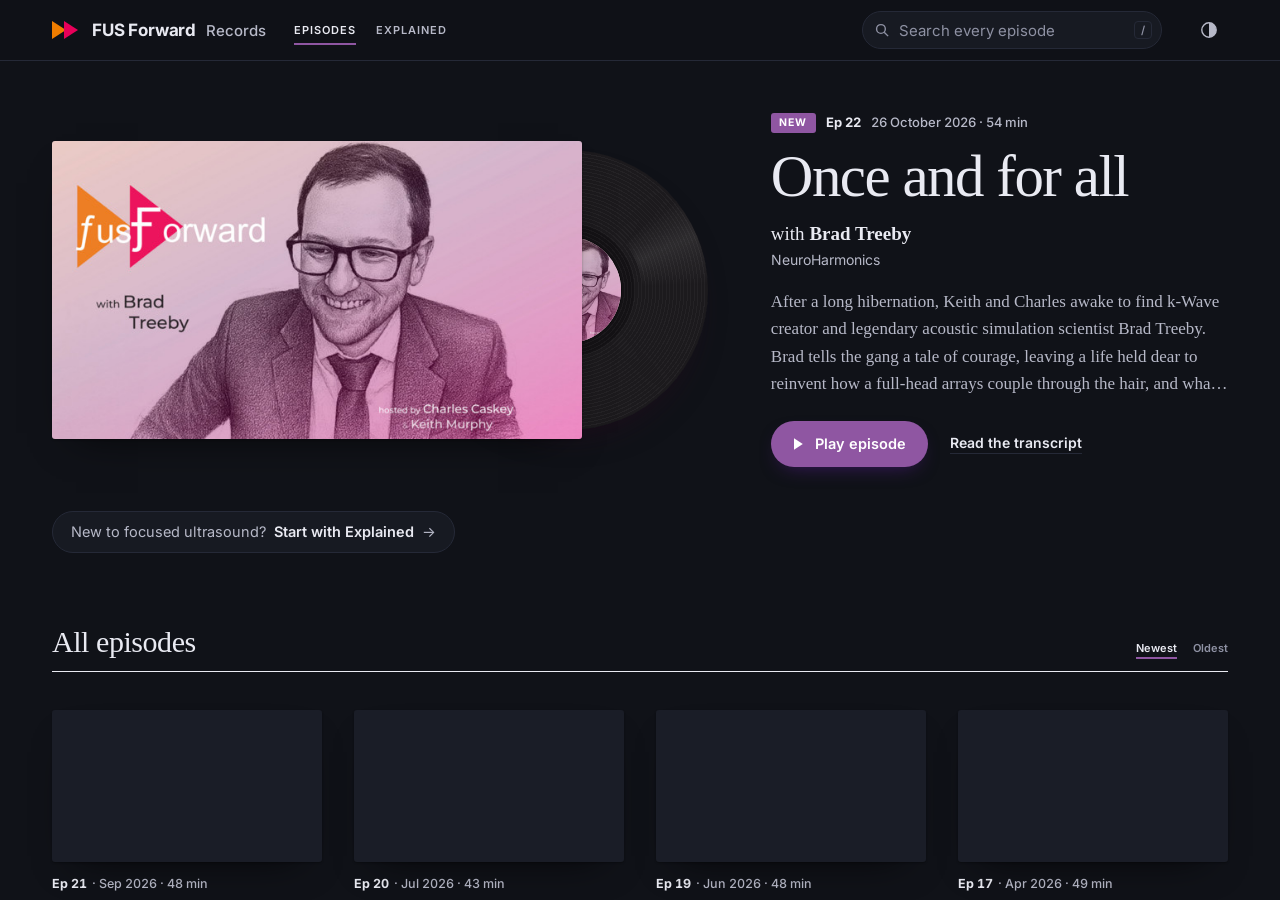
<file: site/index.html>
<!doctype html>
<html lang="en">
<head>
<meta charset="utf-8">
<title>FUS Forward Records</title>
<meta http-equiv="refresh" content="0; url=web/">
<link rel="canonical" href="web/">
</head>
<body><p><a href="web/">FUS Forward Records</a></p></body>
</html>
</file>
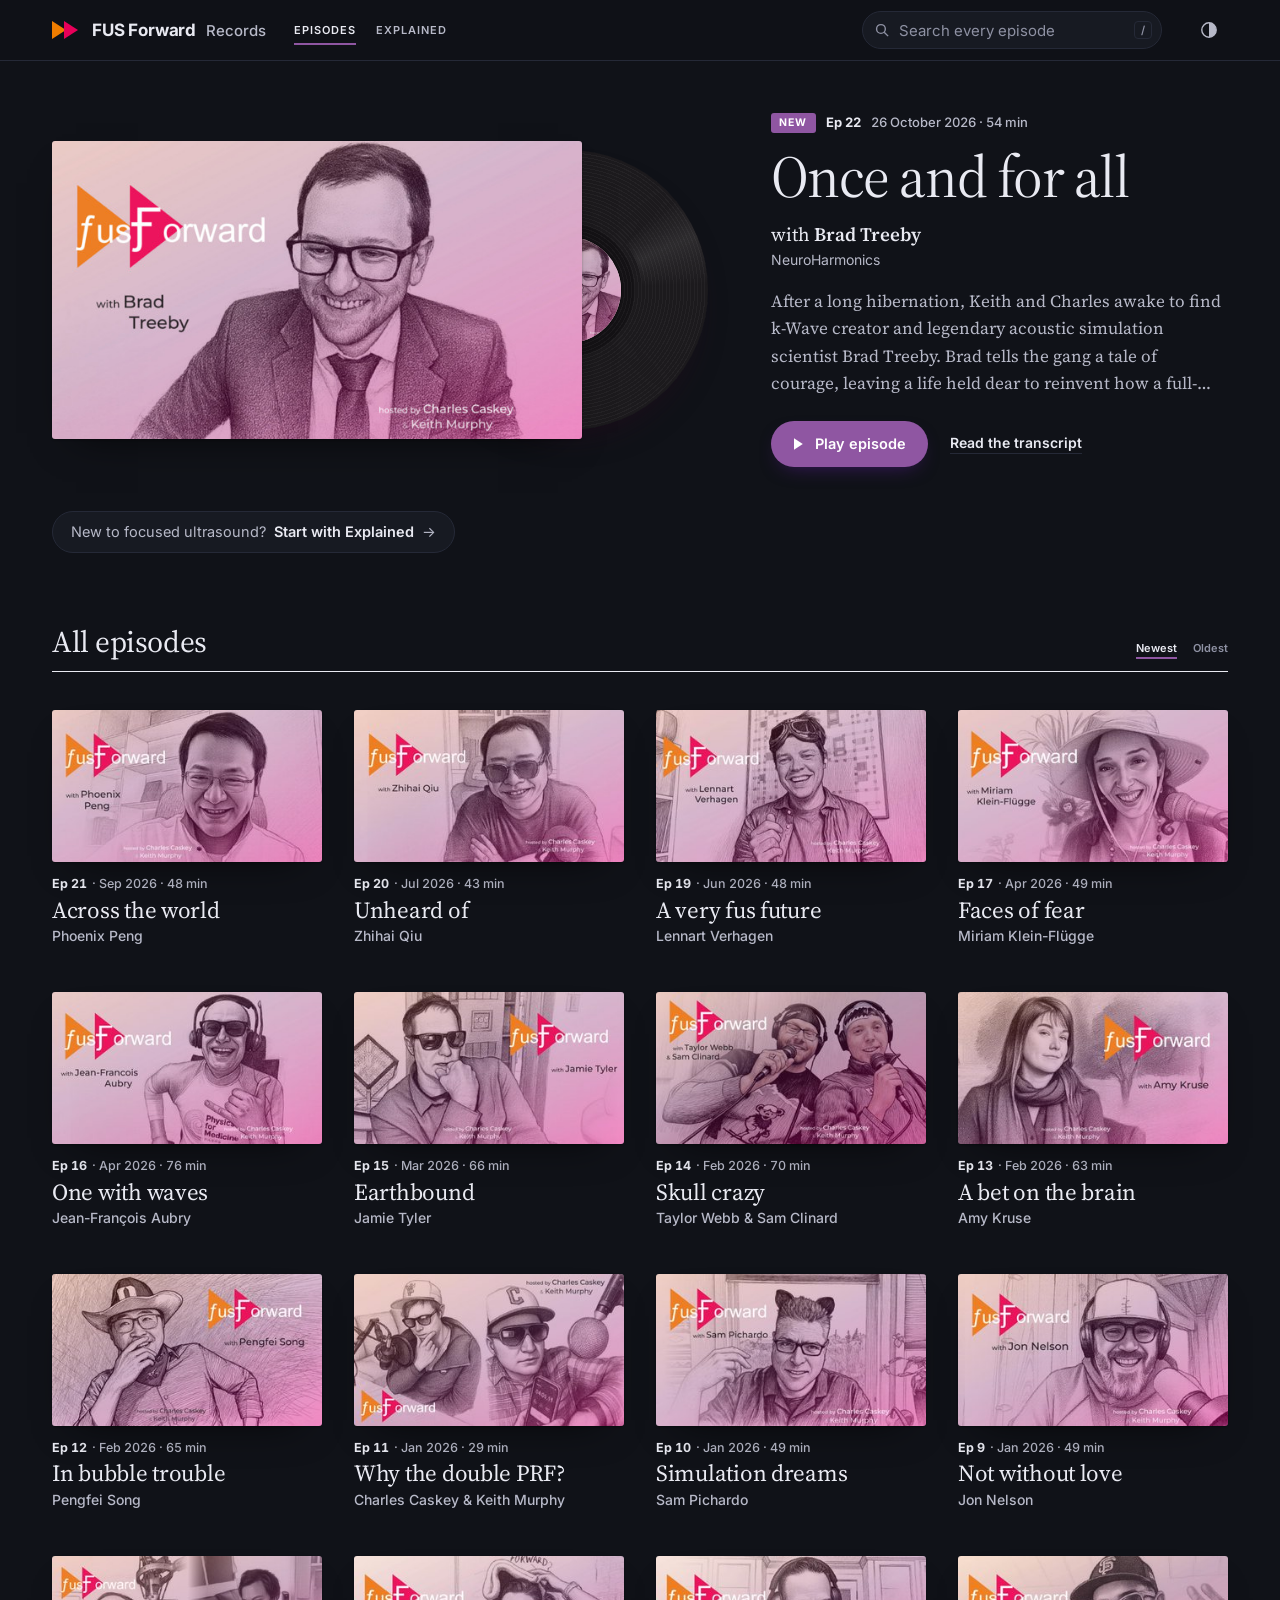
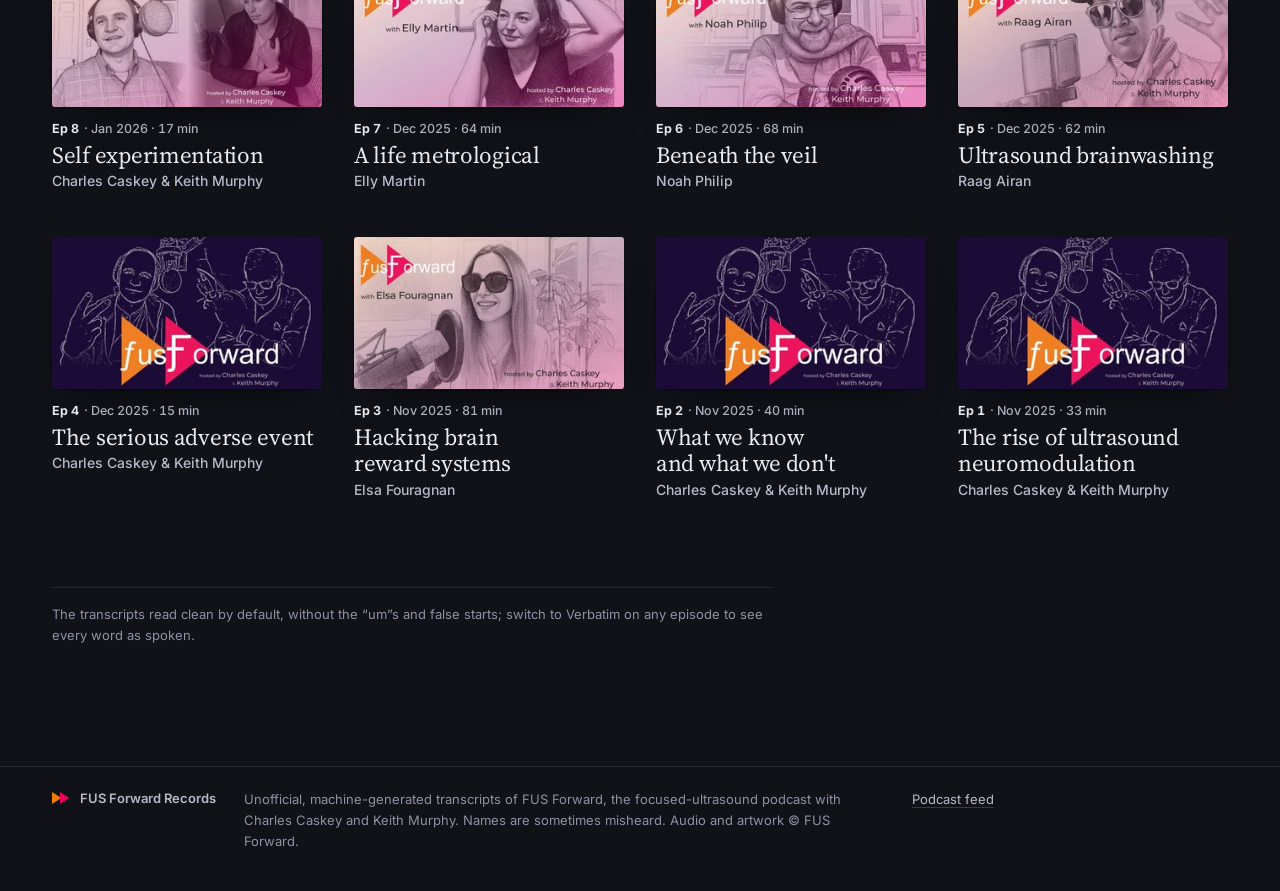
<file: site/web/index.html>
<!doctype html>
<html lang="en" data-theme="dark">
<head>
<meta charset="utf-8">
<meta name="viewport" content="width=device-width, initial-scale=1">
<title>FUS Forward Records</title>
<link rel="icon" href="../favicon.ico">
<link rel="preconnect" href="https://fonts.googleapis.com"><link rel="preconnect" href="https://fonts.gstatic.com" crossorigin>
<link href="https://fonts.googleapis.com/css2?family=Inter:wght@400..700&family=Source+Serif+4:ital,opsz,wght@0,8..60,300..700;1,8..60,300..700&display=swap" rel="stylesheet">
<script>try{document.documentElement.dataset.theme=JSON.parse(localStorage.getItem("ffweb.theme"))==="light"?"light":"dark"}catch(e){}</script>
<link rel="stylesheet" href="site.css">
<link rel="stylesheet" href="../shared/transcript.css">
<link rel="preload" href="../data/episodes.js" as="script"><link rel="preload" href="../data/glossary.js" as="script">
<style>
/* The episodes: the latest as a cover feature, every episode with hover-to-play; each episode page with liner notes,
   chapters on a small turntable, the transcript with margin notes, and one player bar that keeps going across routes. */
:root{--bar:#ffffff;--bar-t:#1a1b24;--bar-m:#646779;--bar-r:#e3e3ec;--bar-acc:#8f56a2;--tr-a:rgba(26,27,36,.16);--tr-b:rgba(26,27,36,.78);--tr-l:rgba(26,27,36,.08);
  --c-charles:#1a1b24;--c-keith:#1a1b24;--c-g1:#8f56a2;--c-g2:#2f7d6d;--c-g3:#a8455f;--c-unk:#646779;--c-narr:#646779;--ttw:168px}
:root[data-theme="dark"]{--bar:#171a22;--bar-t:#e9eaf2;--bar-m:#8e91a3;--bar-r:#252937;--bar-acc:#b59bc9;--tr-a:rgba(233,234,242,.2);--tr-b:rgba(233,234,242,.85);--tr-l:rgba(233,234,242,.08);
  --c-charles:#e9eaf2;--c-keith:#e9eaf2;--c-g1:#b59bc9;--c-g2:#8fd3c1;--c-g3:#e6a3b4;--c-unk:#8e91a3;--c-narr:#8e91a3}
body.has-bar{padding-bottom:92px}
.muted{color:var(--t2);font-size:16px}
.view{max-width:1240px;margin:0 auto;padding:0 32px 48px}
/* the art: every sleeve is the episode's own 16:9 image */
.slv{position:relative;display:block;width:100%;aspect-ratio:16/9;background:var(--soft);overflow:hidden;border-radius:3px}
.slv img{position:absolute;inset:0;width:100%;height:100%;object-fit:cover}
.art{position:relative;display:block}.art>a{display:block;text-decoration:none}.art .slv{box-shadow:var(--shadow);transition:transform .3s cubic-bezier(.25,.8,.25,1)}
.art:hover .slv{transform:translateY(-2px)}
/* hover-to-play: a clear magenta button on the art; it stays while that episode plays */
.hp{position:absolute;right:12px;bottom:12px;z-index:2;width:46px;height:46px;border-radius:50%;display:grid;place-items:center;background:var(--mag);color:#fff;
  box-shadow:0 6px 18px -6px rgba(80,25,135,.6);opacity:0;transform:scale(.9);transition:opacity .18s,transform .18s,background .15s}
.hp svg{width:18px;height:18px}.hp:hover{background:var(--mag-hov)}.art:hover .hp,.hp:focus-visible,.hp.on{opacity:1;transform:none}
.hp:focus-visible{outline:2px solid var(--t1);outline-offset:3px}
@media (hover:none){.hp{opacity:1;transform:none;width:40px;height:40px;right:8px;bottom:8px}}
/* resume: a thin bar under the art */
.pg{display:flex;align-items:center;gap:10px;margin-top:9px;font:500 12px/1.2 var(--disp);color:var(--t2);font-variant-numeric:tabular-nums}
.pgb{flex:1;height:3px;border-radius:2px;background:var(--rule);overflow:hidden}.pgb i{display:block;height:100%;background:var(--grad);border-radius:2px}
.pg.done .pgb i{background:var(--mute)}.cont{font:600 12px var(--disp);color:var(--acc);padding:4px 0}.cont:hover{text-decoration:underline;text-underline-offset:3px}
/* home: the latest episode as a cover feature, then every episode */
.feat{display:grid;grid-template-columns:minmax(0,1.45fr) minmax(0,1fr);gap:56px;align-items:center;margin-top:52px}
.fhold{position:relative;aspect-ratio:20/9}.fhold>.art{position:relative;z-index:1;width:80%}.feat .fart>.pg{width:80%}
.fdisc{position:absolute;top:3%;right:1%;height:94%;aspect-ratio:1;z-index:0;border-radius:50%;box-shadow:0 18px 34px -20px rgba(40,10,30,.75);transition:transform .5s cubic-bezier(.25,.8,.25,1)}
.fhold:hover .fdisc,.fhold:focus-within .fdisc{transform:translateX(4%)}
.fdisc .rot{position:absolute;inset:0;border-radius:50%;background:repeating-radial-gradient(circle,rgba(255,255,255,.035) 0 1px,transparent 1px 3.5px),radial-gradient(circle,#141215 0 33%,#1c1a1d 34% 96%,#2b282c 97%)}
.fdisc.spin .rot{animation:spin 1.8s linear infinite}
.fdisc .lbl{position:absolute;left:31%;top:31%;width:38%;height:38%;border-radius:50%;overflow:hidden;background:#f4dfe6;box-shadow:0 0 0 1px rgba(0,0,0,.35)}
.fdisc .lbl img{width:100%;height:100%;object-fit:cover;display:block}.fdisc .lbl::after{content:"";position:absolute;left:50%;top:50%;width:7%;height:7%;transform:translate(-50%,-50%);border-radius:50%;background:var(--bg)}
.fdisc .shn{position:absolute;inset:0;border-radius:50%;pointer-events:none;background:conic-gradient(from 20deg,transparent 0 8%,rgba(255,255,255,.08) 13%,transparent 19% 52%,rgba(255,255,255,.06) 60%,transparent 66%);-webkit-mask:radial-gradient(circle,transparent 37%,#000 38%);mask:radial-gradient(circle,transparent 37%,#000 38%)}
.feat .hp{width:64px;height:64px;right:20px;bottom:20px}.feat .hp svg{width:24px;height:24px}
.kick{display:flex;align-items:center;gap:10px;flex-wrap:wrap;margin:0;font:500 13px/1.3 var(--disp);color:var(--t2);font-variant-numeric:tabular-nums}
.kick b{font-weight:700;color:var(--t1)}.new{font:700 10.5px/1 var(--disp);letter-spacing:.12em;text-transform:uppercase;color:#fff;background:var(--mag);padding:5px 8px 4px;border-radius:3px}
.fh{margin:14px 0 0;font:400 clamp(40px,4.6vw,64px)/1.02 var(--text);font-variation-settings:"opsz" 60;letter-spacing:-.025em;text-wrap:balance}.fh a{text-decoration:none}.fh a:hover{color:var(--acc)}
.fg{margin:14px 0 0;font:400 19px/1.4 var(--text)}.fg b{font-weight:600}.fg span{display:block;font:14px/1.5 var(--disp);color:var(--t2);margin-top:2px}
.fn{margin:18px 0 0;font-size:17px;line-height:1.6;color:var(--t2);display:-webkit-box;-webkit-line-clamp:4;-webkit-box-orient:vertical;overflow:hidden;text-wrap:pretty}
.acts{display:flex;align-items:center;flex-wrap:wrap;gap:12px 22px;margin-top:24px}
.bp{display:inline-flex;align-items:center;gap:10px;height:46px;padding:0 22px 0 18px;border-radius:23px;background:var(--mag);color:#fff;font:600 14.5px var(--disp);white-space:nowrap;box-shadow:0 8px 20px -10px rgba(90,30,150,.7)}
.bp:hover{background:var(--mag-hov)}.bp svg{width:16px;height:16px}.bp:focus-visible{outline:2px solid var(--t1);outline-offset:3px}
.rd{font:600 14px var(--disp);text-decoration:none;color:var(--t1);border-bottom:1px solid var(--rule);padding-bottom:2px}.rd:hover{color:var(--acc);border-color:currentColor}
.feat .fx .pg{max-width:380px;margin-top:20px}
.shelf-bar{display:flex;justify-content:space-between;align-items:baseline;gap:16px;margin:72px 0 0;padding-bottom:12px;border-bottom:1px solid var(--t1)}
.shelf-bar h2{margin:0;font:400 30px/1.1 var(--text);letter-spacing:-.015em}
.sort{display:flex;gap:16px}.sort button{color:var(--mute);padding:4px 0}.sort button[aria-pressed="true"]{color:var(--t1);box-shadow:inset 0 -2px 0 var(--mag)}
.shelf{list-style:none;margin:0;padding:38px 0 0;display:grid;grid-template-columns:repeat(auto-fill,minmax(250px,1fr));gap:46px 32px}
.ct{display:block;margin-top:13px;text-decoration:none}.ct .m{display:block;font:500 12.5px/1.4 var(--disp);color:var(--t2);font-variant-numeric:tabular-nums}.ct .m b{font-weight:700;color:var(--t1);margin-right:2px}
.ct .tl{display:block;margin-top:4px;font:400 23px/1.15 var(--text);letter-spacing:-.012em;text-wrap:balance}.ct .gs{display:block;margin-top:4px;font:500 14px/1.35 var(--disp);color:var(--t2)}
.ct:hover .tl{color:var(--acc)}.card.on .ct .m b::after{content:" · playing";font-weight:600;color:var(--acc)}
.newto{margin:44px 0 0}.newto a{display:inline-flex;flex-wrap:wrap;align-items:baseline;gap:4px 8px;padding:10px 18px;border:1px solid var(--rule);border-radius:999px;background:var(--paper);text-decoration:none;font:14.5px/1.4 var(--disp);color:var(--t2)}
.newto b{font-weight:600;color:var(--t1)}.newto a:hover{border-color:color-mix(in srgb,var(--mag) 45%,var(--rule))}.newto a:hover b{color:var(--acc)}
.colo{margin:88px 0 0;padding-top:16px;border-top:1px solid var(--rule);font:13px/1.6 var(--disp);color:var(--mute);max-width:720px}
/* the episode: one calm 64rem column. Art-led hero, liner notes, chapters with the turntable, then the transcript at the full column width */
.col{max-width:64rem;margin:0 auto}
.eh{display:grid;grid-template-columns:minmax(0,320px) minmax(0,1fr);column-gap:40px;align-items:center;margin-top:12px}
.eh-art .slv{border-radius:4px}
.eh h1{margin:10px 0 0;font:400 clamp(32px,3.2vw,42px)/1.04 var(--text);font-variation-settings:"opsz" 60;letter-spacing:-.025em;text-wrap:balance;outline:none}
.eh .fg{font-size:18.5px;margin-top:10px}.eh .acts{margin-top:12px;gap:10px 20px}
.links{display:flex;flex-wrap:wrap;gap:4px 16px;font:600 13px var(--disp)}.links a,.links button{text-decoration:none;color:var(--t2);border-bottom:1px solid var(--rule);padding-bottom:1px}
.links a:hover,.links button:hover{color:var(--acc);border-color:currentColor}.eh .pg{margin-top:18px;max-width:360px}
.sec{margin-top:64px;padding-top:18px;border-top:1px solid var(--rule)}.sec>.lab{margin:0 0 16px}
.essay p{margin:0;max-width:50rem;font-size:19.5px;line-height:1.62;text-wrap:pretty}
.essay p::first-letter{float:left;font:400 3.35em/.82 var(--text);font-variation-settings:"opsz" 60;margin:.06em .08em 0 0;color:var(--acc)}
.essay.clamp p{max-height:calc(1.62em * 4);overflow:hidden;-webkit-mask:linear-gradient(#000 60%,transparent);mask:linear-gradient(#000 60%,transparent)}
.essay .cred{margin:18px 0 0;font:13px/1.6 var(--disp);color:var(--t2);display:flex;flex-wrap:wrap;gap:2px 16px}.cred i{font-style:normal;color:var(--mute);font-variant-numeric:tabular-nums}
.essay .cred>span:first-child{color:var(--mute)}
/* the liner notes, in the hero: two lines until Read on */
.eh-ln{margin-top:8px;max-width:44rem}.eh-ln p{font-size:16.5px;line-height:1.55;color:var(--t2)}.eh-ln p::first-letter{float:none;font:inherit;margin:0;color:inherit}
.eh-ln.clamp p{max-height:calc(1.55em * 2)}.eh-ln .more{margin-top:4px}.eh-ln.clamp .cred{display:none}.eh-ln .cred{margin-top:10px}
/* chapters and show notes share a row, so the transcript starts on the first screen */
.ep-row{margin-top:22px}.ep-row>.sec{margin-top:0;padding-top:14px}.ep-row>.sec>.lab{margin-bottom:10px}.ep-row .tracks{column-gap:40px;--ttw:136px}.ep-row .tracks ol{column-gap:32px}.ep-row .tk{padding:6px 0}.ep-row .tk .nm{font-size:16px}
/* show notes: a bulleted list of papers under the chapters, in two columns when there are more than a few */
.ep-row>.shownotes{margin-top:16px;padding:0;border:0}
.sn-h{display:flex;align-items:baseline;flex-wrap:wrap;gap:4px 12px;margin:0 0 10px}.sn-h .lab{margin:0}.sn-sub{margin:0;font:13px/1.4 var(--disp);color:var(--mute)}
.sn-list{list-style:disc;margin:0;padding:0 0 0 18px;font:15px/1.4 var(--text)}.sn-list.sn-two{display:grid;grid-template-columns:repeat(2,minmax(0,1fr));column-gap:48px}
.sn-list li{position:relative;min-width:0;padding:2px 0}.sn-list li::marker{color:var(--acc)}
.sn-ln{display:flex;align-items:baseline;gap:10px;min-width:0}
.sn-list .fl-t{position:relative;flex:1 1 auto;min-width:0;color:var(--t1);text-decoration:none;white-space:nowrap;overflow:hidden;text-overflow:ellipsis}.sn-list .fl-t:hover{color:var(--acc)}
@media (max-width:700px){.sn-list .fl-t{white-space:normal}.sn-ln{flex-wrap:wrap;gap:0 10px}}
.sn-list .fl-m{flex:none;font:500 11.5px/1.4 var(--disp);color:var(--mute);white-space:nowrap;font-variant-numeric:tabular-nums}
.more,.showall{margin-top:8px;font:600 12.5px var(--disp);color:var(--acc)}.more:hover,.showall:hover{text-decoration:underline;text-underline-offset:3px}
.tracks{display:grid;grid-template-columns:minmax(0,1fr) var(--ttw);column-gap:56px;align-items:start}.tracks>.lab{grid-column:1/-1}
.tracks ol{grid-column:1;grid-row:2;list-style:none;margin:0;padding:0;columns:2;column-gap:36px}.tracks li{break-inside:avoid}
.tk{display:grid;grid-template-columns:30px minmax(0,1fr) auto;align-items:baseline;padding:8px 0;border-bottom:1px solid var(--rule);text-decoration:none}
.tk .no{font:600 11px var(--disp);letter-spacing:.04em;color:var(--mute)}.tk .nm{font:17px/1.3 var(--text);padding-right:10px;text-wrap:balance}
.tk time{font:500 12px var(--disp);font-variant-numeric:tabular-nums;color:var(--mute)}.tk:hover .nm,.tk.on .nm,.tk.on .no{color:var(--acc)}
.tools{display:flex;align-items:center;flex-wrap:wrap;gap:6px 24px;margin-top:18px;padding-top:12px;border-top:1px solid var(--t1)}
.tools h2{margin:0 auto 0 0;font:400 32px/1.1 var(--text);letter-spacing:-.015em;color:var(--t1)}
.tg,.dl summary{font:500 13.5px var(--disp);color:var(--t2);cursor:pointer;display:flex;align-items:center;gap:8px;padding:8px 0;list-style:none}
.dl summary::-webkit-details-marker{display:none}.tg:hover,.dl summary:hover{color:var(--t1)}
.tg::before{content:"";width:26px;height:15px;border-radius:8px;flex:none;transition:background .2s}
.tg[aria-pressed="true"]::before{background:radial-gradient(circle at 18.5px 7.5px,var(--bg) 0 4.5px,transparent 5px),var(--t1)}
.tg[aria-pressed="false"]::before{background:radial-gradient(circle at 7.5px 7.5px,var(--mute) 0 4px,transparent 4.5px);box-shadow:inset 0 0 0 1.5px var(--mute)}
.dl{position:relative}.dl summary::after{content:"";width:6px;height:6px;border:solid currentColor;border-width:0 1.5px 1.5px 0;transform:rotate(45deg) translateY(-2px)}
.dl[open]:not([data-fit]) .menu{visibility:hidden}
.dl .menu{position:absolute;right:0;top:100%;z-index:20;margin-top:6px;min-width:190px;max-width:calc(100vw - 32px);background:var(--paper);border:1px solid var(--rule);border-radius:6px;box-shadow:0 10px 30px -12px rgba(0,0,0,.3);padding:6px 0}
.dl .menu button{display:block;width:100%;padding:7px 14px;font:15px var(--text)}.dl .menu button:hover{background:var(--hov)}
.dl .menu small{font:500 11px var(--disp);color:var(--mute);margin-left:6px}
/* the transcript: the shared readable layout (shared/transcript.css), as wide as the column: 20px serif, names as plain text above each turn */
.tx{position:relative;margin-top:30px}
#tx{--tx-width:none;--tx-size:1.25rem;--tx-size-sm:1.125rem;--tx-font:var(--text);--tx-label:var(--disp);--tx-ink:var(--t1);--tx-muted:var(--mute);--tx-now:var(--now);--tx-accent:var(--mag);--tx-hover:var(--hov);
  --c-charles:var(--t1);--c-keith:var(--t1);--c-guest:var(--t1);--c-narrator:var(--mute)}
#tx .ff-tx{font-optical-sizing:auto}
#tx>.ff-tx{display:flow-root}   /* each reading lays out alike shown or hidden: its own formatting context */
#tx>.rd-off{content-visibility:hidden;position:absolute;left:0;right:0;top:0;height:0;overflow:hidden}   /* a reading not shown, its layout kept */
#tx>.rd-warm{height:0;overflow:hidden}   /* one being laid out at the column's width, clipped out of sight (no inherited property: showing it later restyles nothing) */
#tx .turn{margin-bottom:1.6em}#tx .ff-who{gap:.75em;margin-bottom:.35em;font-size:.76em;font-weight:600}#tx .ff-ts{font-weight:500}
#tx .s-unk{--name:var(--t2)}#tx .r-narrator .ff-p,#tx .w.ev{color:var(--t2)}
#tx .w.now{color:var(--t1)}
#tx .trk{margin:2.8em 0 1.3em;padding-top:1.2em;border-top:1px solid var(--rule);font:inherit}#tx .ff-tx>.trk:first-child{margin-top:.4em;padding-top:0;border-top:0}
.trk a{display:block;text-decoration:none}
.trk .no{display:block;margin-bottom:6px;font:600 12px/1.2 var(--disp);letter-spacing:.08em;color:var(--acc2);font-variant-numeric:tabular-nums}
.trk .nm{display:block;font:400 28px/1.2 var(--text);font-variation-settings:"opsz" 48;letter-spacing:-.016em;text-wrap:balance;color:var(--t1)}.trk a:hover .nm{color:var(--acc)}
.turn.flash{background:var(--flash);box-shadow:0 0 0 12px var(--flash);transition:background 1.4s,box-shadow 1.4s}
.who{font:600 11px var(--disp);letter-spacing:.06em;text-transform:uppercase;margin-right:.5em}
.tx-end{margin:56px 0 0;font:14px/1.55 var(--disp);color:var(--mute);max-width:46rem}
/* from this episode: its explained clips, pointing to the page that has them all */
.fte{margin-top:72px;padding-top:14px;border-top:1px solid var(--t1)}
.fte>h2{margin:0;font:400 30px/1.1 var(--text);letter-spacing:-.015em}
.fte-g{display:grid;grid-template-columns:repeat(2,minmax(0,1fr));gap:36px 48px;margin-top:24px}
.fte-c>.lab{margin:0 0 12px}
.fls{list-style:none;margin:0;padding:0}
.fl-m{display:block;margin-top:4px;font:500 12px/1.4 var(--disp);color:var(--mute);font-variant-numeric:tabular-nums}
.fls li{padding:10px 0;border-top:1px solid var(--rule)}.fls li:first-child{border-top:0;padding-top:0}
.fls a{text-decoration:none}.fl-t{display:block;font:17px/1.3 var(--text);text-wrap:pretty}.fls a:hover .fl-t,.fls a.fl-t:hover{color:var(--acc)}
.fl-m a{color:var(--t2);border-bottom:1px solid var(--rule)}.fl-m a:hover{color:var(--acc);border-color:currentColor}
.fl{display:inline-block;margin-top:12px;font:600 13px var(--disp);color:var(--acc);text-decoration:none}.fl:hover{text-decoration:underline;text-underline-offset:3px}
/* up next */
.upn{display:grid;grid-template-columns:200px minmax(0,1fr);gap:24px;align-items:center;margin:40px 0 0;padding:20px;background:var(--paper);border:1px solid var(--rule);border-radius:6px;max-width:46rem}
.upn .hp{width:40px;height:40px;right:8px;bottom:8px}.upn .hp svg{width:15px;height:15px}
.upn .lab{color:var(--acc)}.upn h3{margin:6px 0 0;font:400 25px/1.15 var(--text);letter-spacing:-.012em}.upn h3 a{text-decoration:none}.upn h3 a:hover{color:var(--acc)}
.upn p{margin:4px 0 0;font:14px/1.4 var(--disp);color:var(--t2)}.upn .pg{max-width:none}
/* the turntable: 110 x 106 units, platter centre (56,56), arm pivot (100,8) */
.tt{grid-column:2;grid-row:2;width:var(--ttw);align-self:start;margin-top:-4px}.stage{position:relative;width:100%;aspect-ratio:110/106;user-select:none;-webkit-user-select:none}
.platter{position:absolute;border-radius:50%;border:1px solid var(--rule)}
.platter::after{content:"";position:absolute;left:50%;top:50%;width:5px;height:5px;margin:-2.5px;border-radius:50%;background:var(--rule)}
.disc{position:absolute;z-index:2;border-radius:50%;animation:slide .9s cubic-bezier(.25,.75,.2,1) both}
@keyframes slide{from{transform:translateX(-38%) rotate(-50deg);opacity:0}}
.disc-in{position:absolute;inset:0;border-radius:50%;cursor:crosshair;box-shadow:0 14px 26px -18px rgba(0,0,0,.6)}.disc-in.flip{animation:flip .66s ease-in-out}
@keyframes flip{50%{transform:scaleX(.02)}}
.disc svg{position:absolute;inset:0;width:100%;height:100%;display:block;overflow:visible}.tt-spin{animation:spin 1.8s linear infinite;animation-play-state:paused}
#vEp.playing .tt-spin{animation-play-state:running}
@keyframes spin{to{transform:rotate(360deg)}}
.sheen{position:absolute;inset:0;border-radius:50%;pointer-events:none;mix-blend-mode:screen;background:conic-gradient(from 25deg,transparent 0 6%,rgba(255,255,255,.07) 10%,transparent 15% 50%,rgba(255,255,255,.055) 60%,transparent 65%);-webkit-mask:radial-gradient(circle,transparent 33%,#000 34%);mask:radial-gradient(circle,transparent 33%,#000 34%)}
.ghost circle{fill:none;stroke:var(--acc);stroke-width:.8;opacity:0;transition:opacity .15s}.ghost.on circle{opacity:1}
.arm{position:absolute;inset:0;width:100%;height:100%;z-index:4;pointer-events:none;overflow:visible}.arm .tube{stroke:var(--mute);stroke-width:1.25;stroke-linecap:round}
.arm .cw{fill:var(--t2)}.arm .cart{fill:var(--acc);stroke:var(--t1);stroke-width:.35}
.arm .base{fill:var(--soft);stroke:var(--mute);stroke-width:.5}.arm .pin{fill:var(--t2)}.arm .rest{fill:none;stroke:var(--mute);stroke-width:.5}
.arm .grab{stroke:transparent;stroke-width:10;pointer-events:stroke;cursor:grab;touch-action:none;outline:none}#armG{transform-box:view-box;transform-origin:0 0}
#armG:focus-visible .tube{stroke:var(--acc);stroke-width:1.8}
.ttip{position:absolute;z-index:5;left:0;top:0;pointer-events:none;background:var(--t1);color:var(--bg);font:600 10.5px/1 var(--disp);letter-spacing:.06em;padding:5px 7px;border-radius:3px;white-space:nowrap;opacity:0;transition:opacity .12s}
.ttip.on{opacity:1}.tt-cap{margin:4px 0 0;font:500 11px/1.35 var(--disp);color:var(--mute);text-align:center}
.disc-art{pointer-events:none}

/* on this record */
.onrec{margin-top:88px;padding-top:14px;border-top:1px solid var(--t1)}
.onrec>h2{margin:0;font:400 30px/1.1 var(--text);letter-spacing:-.015em}
.two{display:grid;grid-template-columns:1fr 1fr;gap:40px;margin-top:22px}.refs,.els{list-style:none;margin:10px 0 0;padding:0}
.refs li{padding:9px 0;border-top:1px solid var(--rule);font-size:16px;line-height:1.4}
.refs b{font-weight:600}.refs .k{font:600 9.5px var(--disp);letter-spacing:.12em;text-transform:uppercase;color:var(--mute);margin-left:6px}
.refs .d{display:block;color:var(--t2);font-size:15px}
.refs .mo{display:flex;flex-wrap:wrap;gap:2px 10px;margin-top:3px;font:500 12px var(--disp);font-variant-numeric:tabular-nums;color:var(--mute)}
.refs .mo a,.els .also a{text-decoration:none;color:var(--t2)}.refs .mo a:hover,.els .also a:hover,.refs .g:hover{color:var(--acc)}
.refs .g{font:600 11px var(--disp);text-decoration:none;color:var(--t2);margin-left:6px}.els li{padding:10px 0;border-top:1px solid var(--rule)}
.er{display:block;text-decoration:none}
.er .h2{display:block;font:italic 17px/1.3 var(--text)}.er .h2 b{font:700 11px var(--disp);letter-spacing:.08em;font-style:normal;margin-right:6px}
.er .snip{display:block;margin-top:3px;font-size:15px;line-height:1.45;color:var(--t2)}.er:hover .h2{color:var(--acc)}
mark{background:var(--now);color:inherit;padding:0 1px;border-radius:2px}
.els .also{display:block;margin-top:3px;font:500 12px var(--disp);color:var(--mute);font-variant-numeric:tabular-nums}
.pn{display:flex;justify-content:space-between;gap:20px;margin-top:64px;padding-top:14px;border-top:1px solid var(--rule)}
.pn a{text-decoration:none;max-width:48%;font:italic 17px/1.3 var(--text)}.pn a:last-child{text-align:right;margin-left:auto}
.pn small{display:block;font:600 10px var(--disp);letter-spacing:.12em;text-transform:uppercase;font-style:normal;color:var(--mute)}.pn a:hover{color:var(--acc)}
/* search */
.sh1{margin:52px 0 0;font:400 clamp(34px,4.4vw,52px)/1.08 var(--text);font-variation-settings:"opsz" 60;letter-spacing:-.025em;overflow-wrap:anywhere;outline:none}
.sm{margin:8px 0 0;color:var(--t2);font-size:16px}.gdef{margin:18px 0 0;padding:12px 16px;background:var(--soft);border-radius:4px;font-size:16.5px;max-width:720px}
.gdef b{font-weight:600}
.tries button{text-decoration:underline;text-decoration-color:var(--rule);text-underline-offset:3px;font-style:italic}.tries button:hover{color:var(--acc)}
.grp{display:grid;grid-template-columns:176px minmax(0,1fr);gap:26px;padding:26px 0;border-top:1px solid var(--rule);max-width:860px}.grp:first-of-type{margin-top:28px}
.gh{display:block;text-decoration:none;margin-bottom:6px}.gh b{display:block;margin-top:2px;font:400 23px/1.2 var(--text);letter-spacing:-.01em}.grp>a{display:block}.grp .slv{box-shadow:var(--shadow)}.gh .lab{color:var(--mute)}.gh:hover b{color:var(--acc)}
.hit{display:grid;grid-template-columns:58px minmax(0,1fr);gap:10px;padding:6px 0;text-decoration:none;font-size:16.5px;line-height:1.5;overflow-wrap:anywhere}
.hit time{font:600 12px/2.1 var(--disp);color:var(--acc2);font-variant-numeric:tabular-nums}.hit .who{color:var(--t2);font-size:9.5px}.hit:hover time,.hit:hover .who{color:var(--acc)}
.none{margin:30px 0;font-style:italic;color:var(--t2)}
/* the player: one quiet paper bar with the playing episode's art */
.pb{position:fixed;left:0;right:0;bottom:0;z-index:40;background:color-mix(in srgb,var(--bar) 94%,transparent);backdrop-filter:blur(10px);-webkit-backdrop-filter:blur(10px);color:var(--bar-t);border-top:1px solid var(--bar-r);box-shadow:0 -10px 30px -24px rgba(40,10,30,.5);padding-bottom:env(safe-area-inset-bottom)}
.pb-in{max-width:1240px;margin:0 auto;padding:10px 32px;display:grid;grid-template-columns:auto auto minmax(0,1fr) auto;align-items:center;gap:20px}
.pb-art{display:block;width:96px;aspect-ratio:16/9;border-radius:3px;overflow:hidden;background:var(--soft);flex:none}.pb-art img{width:100%;height:100%;object-fit:cover;display:block}
.pb-ctl,.pb-end{display:flex;align-items:center;gap:6px}.pb button{width:36px;height:36px;border-radius:50%;display:grid;place-items:center;color:var(--bar-t)}
.pb button:hover{background:var(--hov)}.pb .pp{width:44px;height:44px;background:var(--mag);color:#fff}.pb .pp:hover{background:var(--mag-hov)}
.pb #rate{width:auto;min-width:44px;padding:0 8px;border-radius:18px;font:600 12.5px var(--disp);font-variant-numeric:tabular-nums}
.pb-top{display:flex;align-items:baseline;gap:12px;font:500 12.5px/1.2 var(--disp);color:var(--bar-m);margin-bottom:6px;min-width:0}
.pb-top a{color:var(--bar-t);text-decoration:none;font-weight:600;white-space:nowrap;overflow:hidden;text-overflow:ellipsis;min-width:0;max-width:48%}.pb-top a:hover{color:var(--acc)}
.pb-top a b{font-weight:700;margin-right:6px}.pb-top .trk-now{min-width:0;white-space:nowrap;overflow:hidden;text-overflow:ellipsis}
.pb-top .clock{margin-left:auto;font-variant-numeric:tabular-nums;white-space:nowrap;color:var(--bar-t)}.pb-top .clock span{color:var(--bar-m)}
.trace{display:flex;gap:8px;align-items:stretch;border-radius:3px}
.lanes{display:flex;flex-direction:column;justify-content:space-around;font:700 8.5px/1 var(--disp);letter-spacing:.04em;color:var(--bar-m);width:16px;text-align:right}
.tb{position:relative;flex:1;height:26px;cursor:pointer;touch-action:none}.tb canvas{position:absolute;left:0;top:0}#cvA{width:100%!important;height:100%!important}
.played{position:absolute;left:0;top:0;bottom:0;width:0;overflow:hidden;pointer-events:none}
.ticks i{position:absolute;top:-3px;bottom:-3px;width:1px;background:var(--rule);pointer-events:none}
.head{position:absolute;top:-5px;bottom:-5px;width:2px;margin-left:-1px;background:var(--bar-acc);pointer-events:none;left:0}
.head::before{content:"";position:absolute;left:-3px;top:-2px;width:8px;height:8px;border-radius:50%;background:var(--bar-acc)}
.tip{position:absolute;bottom:calc(100% + 12px);left:0;padding:5px 8px;border-radius:3px;background:var(--t1);color:var(--bg);font:600 11px var(--disp);white-space:nowrap;pointer-events:none;opacity:0;transition:opacity .12s}
.tip.on{opacity:1}.pills{position:fixed;left:50%;bottom:100px;transform:translateX(-50%);z-index:41;display:flex;gap:8px}
.pill{padding:8px 15px;border-radius:20px;background:var(--t1);color:var(--bg);font:600 12.5px var(--disp);box-shadow:0 8px 22px -10px rgba(0,0,0,.5);white-space:nowrap}
.pill:hover{background:var(--mag);color:#fff}
.toast{position:fixed;left:50%;top:72px;transform:translateX(-50%);z-index:60;background:var(--t1);color:var(--bg);padding:8px 14px;border-radius:4px;font:500 13px var(--disp);opacity:0;transition:opacity .2s;pointer-events:none}
.toast.on{opacity:1}
/* notes: marginalia beside the transcript. Wide screens: a quiet column to the right, each note level with its line.
   Narrower: a one-line card after its paragraph, opened on demand. Hovering or focusing a note marks its words. */
:root{--mk:rgba(143,211,193,.35);--n-tx:860px;--n-g:36px;--n-w:284px}
:root[data-theme="dark"]{--mk:rgba(143,211,193,.22)}
@media (min-width:1440px){:root{--n-tx:880px}}
@media (min-width:1600px){:root{--n-tx:900px;--n-w:300px}}
#tx .ff-tx .turn>.ff-p:last-of-type{margin-bottom:0}
#tx .w.nhl{background:var(--mk);box-shadow:3px 0 0 var(--mk),-3px 0 0 var(--mk);border-radius:2px}
#tx .w.nhl.now{background:var(--now)}
.nc{font:14.5px/1.48 var(--text);color:var(--t2);background:var(--paper);border:1px solid var(--rule);border-radius:6px;text-align:left;
  transition:border-color .15s,box-shadow .15s}
.nc:hover,.nc:focus-within,.nc:focus-visible,.nc.hot{border-color:color-mix(in srgb,var(--org) 55%,var(--rule));box-shadow:0 8px 22px -16px rgba(60,20,40,.45)}
.nc:focus-visible{outline:2px solid var(--acc);outline-offset:2px}
.nc-h{display:block;width:100%;cursor:default}
.nc-k{display:block;font:600 10px/1.2 var(--disp);letter-spacing:.11em;text-transform:uppercase;color:var(--acc2)}
.nc-k i{font-style:normal;font-weight:500;letter-spacing:.04em;color:var(--mute);margin-left:4px}
.nc-t{display:block;margin-top:4px;font:500 16.5px/1.25 var(--text);font-variation-settings:"opsz" 20;color:var(--t1);letter-spacing:-.005em;text-wrap:balance}
.k-paper .nc-t{font-size:15.5px;line-height:1.3}
.nc-tz,.nc-cv{display:none}
.nc-b>p{margin:0}.nc-b>p+p{margin-top:5px}
.nc-x{font:500 12px/1.4 var(--disp);color:var(--t2);margin-top:2px!important}
.nc-d{text-wrap:pretty}
.nc-au{font:500 12.5px/1.4 var(--disp)}.nc-jr{font-style:italic}
.nc-ln{display:flex;flex-wrap:wrap;gap:2px 14px;margin-top:7px!important;font:600 12px/1.4 var(--disp)}
.nc-ln a{color:var(--t2);text-decoration:none;border-bottom:1px solid var(--rule)}.nc-ln a:hover{color:var(--acc);border-color:currentColor}
.nc-cav{margin-top:8px!important;font:500 12px/1.45 var(--disp);color:var(--mute);text-wrap:pretty}.nc-cav b,.fl-n b{font-weight:600;color:var(--t2)}
.fl-n{margin:5px 0 0;font:500 12px/1.45 var(--disp);color:var(--mute);text-wrap:pretty}
.nc-by{display:flex;align-items:center;gap:9px;margin-top:9px!important;padding-top:9px;border-top:1px solid var(--rule);font:500 12.5px/1.35 var(--disp);color:var(--t2)}
.nc-by b{font-weight:600;color:var(--t1)}.nc-by a{color:inherit;text-decoration:none;border-bottom:1px solid var(--rule)}.nc-by a:hover{color:var(--acc);border-color:currentColor}
.np{flex:none;width:30px;height:30px;border-radius:50%;display:grid;place-items:center;color:var(--t1);box-shadow:inset 0 0 0 1.5px color-mix(in srgb,var(--t1) 65%,transparent)}
.np svg{width:12px;height:12px}.np:hover{background:var(--mag);color:#fff;box-shadow:none}
.np:focus-visible{outline:2px solid var(--acc);outline-offset:2px}
/* wide: the margin column */
@media (min-width:1280px){
  .nw .txw{width:calc(var(--n-tx) + var(--n-g) + var(--n-w));margin-left:min(0px,calc(50vw + 472px - var(--n-tx) - var(--n-g) - var(--n-w)))}
  .nw #tx{width:var(--n-tx)}
}
.nw .nc{position:absolute;left:calc(100% + var(--n-g));top:0;width:var(--n-w);padding:11px 14px 12px}
.nw .nc-h{pointer-events:none}
.nw .tx-end,.nw .upn{max-width:46rem}
/* inline: after the paragraph, one line until opened */
.ni .nc{margin:.1em 0 .9em;font-size:15px}
.ni .ff-p+.nc{margin-top:-.25em}.ni .nc+.nc{margin-top:-.45em}
.ni .nc-h{display:flex;align-items:baseline;gap:10px;min-height:42px;padding:11px 40px 10px 14px;position:relative;cursor:pointer;border-radius:6px}
.ni .nc-h:hover{background:var(--hov)}
.ni .nc-k{flex:none}
.ni .nc-t{flex:none;max-width:60%;margin:0;font-size:15.5px;white-space:nowrap;overflow:hidden;text-overflow:ellipsis}
.ni .nc-tz{display:block;flex:1;min-width:0;white-space:nowrap;overflow:hidden;text-overflow:ellipsis;font-size:14.5px;color:var(--t2)}
.ni .nc-cv{display:block;position:absolute;right:16px;top:50%;width:7px;height:7px;margin-top:-6px;border:solid var(--t2);border-width:0 1.5px 1.5px 0;transform:rotate(45deg);transition:transform .15s}
.ni .nc.open .nc-cv{transform:rotate(-135deg);margin-top:-2px}
.ni .nc.open .nc-tz{visibility:hidden}
.ni .nc-b{padding:0 14px 13px}.ni .nc:not(.open) .nc-b{display:none}
.ni .nc.open .nc-t{white-space:normal;max-width:none}
.ni .nc.open .nc-h{flex-wrap:wrap;row-gap:2px}
.noff .nc,.nw .nc.nx{display:none}
@media (max-width:699px){.ni .nc-t{max-width:52%}.ni .nc-h{gap:8px;padding-left:12px}.ni .nc-b{padding:0 12px 12px}}
@media (max-width:420px){.ni .nc-k{font-size:9.5px;letter-spacing:.09em}.ni .nc-k .lw{display:none}}
/* responsive */
@media (max-width:1099px){.eh{grid-template-columns:minmax(0,300px) minmax(0,1fr);column-gap:32px}}
@media (max-width:899px){
  .sn-list.sn-two{display:block}
  .two,.fte-g{grid-template-columns:1fr;gap:28px}
  .feat{grid-template-columns:1fr;gap:26px;margin-top:28px}.eh{grid-template-columns:1fr;row-gap:22px;margin-top:28px}.eh-art{max-width:640px}
  .tracks{display:block}.tt{display:none}
}
@media (max-width:700px){
  #tx .trk{margin-top:2.4em}.trk .nm{font-size:23px}.sec{margin-top:48px}.tools{margin-top:60px}
  .upn{grid-template-columns:1fr;gap:14px;padding:16px}
}
@media (max-width:699px){
  .view{padding-left:16px;padding-right:16px}
  .shelf{grid-template-columns:1fr;gap:40px}.shelf-bar{margin-top:60px}.shelf-bar h2{font-size:25px}
  .fh{font-size:38px}.eh h1{font-size:36px}.feat .hp{width:52px;height:52px;right:12px;bottom:12px}
  .tracks ol{columns:1}.tools h2{flex-basis:100%;font-size:26px;margin-bottom:2px}.tools{gap:4px 20px}
  .grp{grid-template-columns:96px minmax(0,1fr);gap:14px}.hit{grid-template-columns:48px minmax(0,1fr);gap:6px;font-size:16px}
  .pb-in{grid-template-columns:auto auto minmax(0,1fr) auto;grid-template-areas:"mid mid mid mid" "art ctl . end";gap:6px 10px;padding:8px 16px}
  .pb-art{grid-area:art;width:64px}.pb-mid{grid-area:mid}.pb-ctl{grid-area:ctl}.pb-end{grid-area:end}.pb-top{margin-bottom:5px}.pb-top .trk-now{display:none}.pb-top a{max-width:70%}
  body.has-bar{padding-bottom:134px}.pills{bottom:130px}
  .pb-mid,.pb-top{min-width:0}.pb-top .clock{flex:none}   /* the time never gets cut: the title gives way */
}
@media (max-width:359px){.pb-in{column-gap:6px}.pb-art{width:48px}}   /* 320 px: art, controls and speed fit one row */
@media print{
  .pb,.pills,.toast,.tools,.nc,.tracks,.onrec,.pn,.more,.eh-art,.skip,.tt,.acts,.pg,.upn{display:none!important}
  body{background:#fff;color:#000;font-size:11pt;padding:0!important}.view{padding:0;max-width:none}.ep .col{margin:0;max-width:none}
  .essay.clamp p{max-height:none;-webkit-mask:none;mask:none}.turn{break-inside:avoid-page}a{text-decoration:none}.eh{display:block}
}
</style>
</head>
<body data-page="episodes">
<a class="skip" href="#main">Skip to content</a>
<header class="hd"><div class="hd-in">
  <a class="wm" href="index.html#/" aria-label="FUS Forward Records: home"><svg width="30" height="18" viewBox="0 0 30 18" aria-hidden="true"><path d="M0 0l14 9-14 9z" fill="#EF7D00"/><path d="M12 0l14 9-14 9z" fill="#E8005A"/></svg><b>FUS Forward</b><span class="rc">Records</span></a>
  <nav class="nav" aria-label="Sections"><a href="index.html#/" data-nav="episodes" aria-current="page">Episodes</a><a href="explained.html" data-nav="explained">Explained</a></nav>
  <label class="hs"><svg width="14" height="14" viewBox="0 0 16 16" aria-hidden="true"><circle cx="6.8" cy="6.8" r="5" fill="none" stroke="currentColor" stroke-width="1.6"/><path d="M10.5 10.5 15 15" stroke="currentColor" stroke-width="1.6"/></svg>
    <input id="q" type="search" placeholder="Search every episode" autocomplete="off" spellcheck="false" aria-label="Search every transcript (press / to focus)"><kbd aria-hidden="true">/</kbd></label>
  <button class="ib" id="theme" type="button" aria-label="Switch to light theme"><svg width="18" height="18" viewBox="0 0 18 18" aria-hidden="true"><circle cx="9" cy="9" r="7.2" fill="none" stroke="currentColor" stroke-width="1.4"/><path d="M9 1.8a7.2 7.2 0 0 1 0 14.4z" fill="currentColor"/></svg></button>
</div></header>
<noscript><p class="nojs">This site needs JavaScript to play audio and show transcripts.</p></noscript>

<main id="main" tabindex="-1">
  <section class="view" id="vHome" hidden>
    <h1 class="vh" tabindex="-1">FUS Forward transcripts</h1>
    <article class="feat" id="feat" aria-label="Latest episode"></article>
    <p class="newto"><a href="explained.html"><span>New to focused ultrasound?</span> <b>Start with Explained</b> <span aria-hidden="true">→</span></a></p>
    <div class="shelf-bar"><h2>All episodes</h2>
      <div class="sort lab" role="group" aria-label="Sort episodes"><button type="button" data-sort="new" aria-pressed="true">Newest</button><button type="button" data-sort="no" aria-pressed="false">Oldest</button></div></div>
    <ol class="shelf" id="shelf"></ol>
    <p class="colo">The transcripts read clean by default, without the “um”s and false starts; switch to Verbatim on any episode to see every word as spoken.</p>
  </section>
  <section class="view ep" id="vEp" hidden></section>
  <section class="view" id="vSearch" hidden><h1 class="sh1" id="sTitle" tabindex="-1">Search</h1><p class="vh" id="sLive" role="status"></p><div id="sres"></div></section>
  <section class="view" id="vErr" hidden><h1 class="vh" tabindex="-1">FUS Forward transcripts</h1><div id="errBox" style="margin-top:56px"></div></section>
</main>
<footer class="ft"><div class="ft-in">
  <p class="ft-wm"><svg width="20" height="12" viewBox="0 0 30 18" aria-hidden="true"><path d="M0 0l14 9-14 9z" fill="#EF7D00"/><path d="M12 0l14 9-14 9z" fill="#E8005A"/></svg>FUS Forward Records</p>
  <p class="ft-x">Unofficial, machine-generated transcripts of FUS Forward, the focused-ultrasound podcast with Charles Caskey and Keith Murphy. Names are sometimes misheard. Audio and artwork © FUS Forward.</p>
  <p><a href="https://anchor.fm/s/1077a238c/podcast/rss" target="_blank" rel="noopener">Podcast feed<span class="vh"> (opens in a new tab)</span></a></p>
</div></footer>

<div class="pills"><button type="button" class="pill" id="backPill" hidden></button><button type="button" class="pill" id="nowPill" hidden></button></div>
<div class="toast" id="toast" role="status" aria-live="polite"></div>

<div class="pb" id="pb" role="region" aria-label="Player" hidden><div class="pb-in">
  <a class="pb-art" id="pbArt" href="#/" tabindex="-1" aria-hidden="true"><img alt="" id="pbImg"></a>
  <div class="pb-ctl">
    <button type="button" id="b15" aria-label="Back 15 seconds"><svg width="22" height="22" viewBox="0 0 24 24" aria-hidden="true"><path d="M5.6 8.2A7.4 7.4 0 1 1 4.6 12" fill="none" stroke="currentColor" stroke-width="1.6" stroke-linecap="round"/><path d="M5.2 3.8v4.7h4.7" fill="none" stroke="currentColor" stroke-width="1.6" stroke-linecap="round" stroke-linejoin="round"/><text x="12.6" y="15.4" font-size="7" font-weight="700" text-anchor="middle" fill="currentColor" font-family="Inter,sans-serif">15</text></svg></button>
    <button type="button" class="pp" id="pp" aria-label="Play"></button>
    <button type="button" id="f15" aria-label="Forward 15 seconds"><svg width="22" height="22" viewBox="0 0 24 24" aria-hidden="true"><path d="M18.4 8.2A7.4 7.4 0 1 0 19.4 12" fill="none" stroke="currentColor" stroke-width="1.6" stroke-linecap="round"/><path d="M18.8 3.8v4.7h-4.7" fill="none" stroke="currentColor" stroke-width="1.6" stroke-linecap="round" stroke-linejoin="round"/><text x="11.4" y="15.4" font-size="7" font-weight="700" text-anchor="middle" fill="currentColor" font-family="Inter,sans-serif">15</text></svg></button>
  </div>
  <div class="pb-mid">
    <div class="pb-top"><a id="pbCat" href="#/"></a><span class="trk-now" id="pbTrk"></span><span class="clock"><time id="tNow">0:00</time> <span>/ <time id="tDur">0:00</time></span></span></div>
    <div class="trace"><div class="lanes" id="lanes" aria-hidden="true"></div>
      <div class="tb" id="tb" role="slider" tabindex="0" aria-label="Timeline: drag to seek. Lanes show who is talking." aria-valuemin="0" aria-valuemax="0" aria-valuenow="0">
        <canvas id="cvA"></canvas><div class="played" id="played"><canvas id="cvB"></canvas></div><div class="ticks" id="ticks"></div><i class="head" id="head"></i><div class="tip" id="tip"></div></div></div>
  </div>
  <div class="pb-end"><button type="button" id="rate" aria-label="Playback speed">1×</button>
    <button type="button" id="copy" aria-label="Copy link to this moment"><svg width="18" height="18" viewBox="0 0 20 20" aria-hidden="true"><path d="M8.6 11.4a3.4 3.4 0 0 0 4.8 0l3-3a3.4 3.4 0 0 0-4.8-4.8l-1 1M11.4 8.6a3.4 3.4 0 0 0-4.8 0l-3 3a3.4 3.4 0 0 0 4.8 4.8l1-1" fill="none" stroke="currentColor" stroke-width="1.6" stroke-linecap="round"/></svg></button></div>
</div></div>
<audio id="audio" preload="none"></audio>

<script src="../shared/core.js"></script>
<script src="site.js"></script>
<script>
/* FUS Forward Records: the episodes, each episode's page with its turntable and margin notes, the search, and one player bar,
   as one hash-routed page:  #/  #/record/16?t=600  #/search?q=…  (?ep=16&t=600 and ?q=… links are sent there). */
(() => {
const $ = (s, r = document) => r.querySelector(s), $$ = (s, r = document) => [...r.querySelectorAll(s)], esc = FF.esc, audio = $("#audio");
const RSS = "https://anchor.fm/s/1077a238c/podcast/rss", RM = matchMedia("(prefers-reduced-motion: reduce)");
const PLAY = '<svg viewBox="0 0 16 16" width="16" height="16" aria-hidden="true"><path d="M4.5 2.2v11.6L13.8 8z" fill="currentColor"/></svg>';
const PLAYI = PLAY.replace("M4.5 2.2", "M5 2.2");
const PAUSE = '<svg viewBox="0 0 16 16" width="16" height="16" aria-hidden="true"><path d="M3.6 2.5h3v11h-3zM9.4 2.5h3v11h-3z" fill="currentColor"/></svg>';
// Glossary terms that never title a chapter or count as a mention: what the whole series is about.
const SKIP = new Set(["FUS", "ultrasound neuromodulation", "TUS", "LIFU", "tFUS", "low-intensity focused ultrasound", "transcranial ultrasound stimulation"]);
const store = { get: FFW.get, set: FFW.set };        // site.js: every value checked against its default's type; junk is dropped
const RATES = [1, 1.25, 1.5, 1.75, 2, .75];
const S = { eps: [], gl: [], rows: null, vc: new Map(), view: null, play: null, bind: null, back: null, pending: null, follow: true, intent: 0, prog: 0,
  rate: store.get("rate", 1, r => RATES.includes(r)), sort: store.get("sort", "new", v => v === "new" || v === "no"), drag: false, sec: -1, trk: null,
  clean: store.get("clean", true), pos: store.get("pos", {}, o => Object.values(o).every(t => typeof t === "number" && isFinite(t))), notes: store.get("notes", true), stopAt: null };

/* ---------- small helpers ---------- */
const lastAt = (a, x) => { let lo = 0, hi = a.length - 1, r = 0; while (lo <= hi) { const m = (lo + hi) >> 1; if (a[m] <= x + .05) { r = m; lo = m + 1; } else hi = m - 1; } return r; };
const lowerBound = (a, x) => { let lo = 0, hi = a.length; while (lo < hi) { const m = (lo + hi) >> 1; if (a[m] < x) lo = m + 1; else hi = m; } return lo; };
const fold = s => s.normalize("NFD").replace(/[̀-ͯ]/g, "");
const norm = s => fold(s).toLowerCase().replace(/[’‘]/g, "'");
const slug = s => norm(s).replace(/[^a-z0-9]+/g, "-").replace(/^-|-$/g, "");
const cat = n => "Ep " + n;
const unk = w => /^Unknown/.test(w);                 // "Unknown", "Unknown 1", "Unknown 2": a speaker the transcriber could not name
const first = w => unk(w) ? "Unidentified speaker" : w === "Intro narrator" ? "Show intro" : w.split(" ")[0];
const disp = w => unk(w) ? "Unidentified speaker" : w === "Intro narrator" ? "Show intro" : w;
const isIj = (ep, t) => { let n = 0; for (let i = t.w0; i < t.w1; i++) if (!ep.words[i].ev && ++n > 3) return false; return n > 0; };
const plural = (n, w, p) => `${n.toLocaleString("en")} ${n === 1 ? w : p || w + "s"}`;
const capFirst = s => /^[a-z]/.test(s) && !/[A-Z]/.test(s.split(/\s/)[0]) ? s[0].toUpperCase() + s.slice(1) : s;   // "fMRI", "tFUS", "k-Wave" keep their case
// "26 October 2026", or "Sep 2026" with { month: "short" }. Spelled out here, not by toLocaleDateString: en-GB writes
// "Sept" but "Jun" and "Jul", which reads like a typo in a list of episodes.
const MONTHS = ["January", "February", "March", "April", "May", "June", "July", "August", "September", "October", "November", "December"];
const dateFmt = (d, o = { day: "numeric", month: "short", year: "numeric" }) => {
  const [y, m, dd] = String(d).split("-").map(Number); if (!y || !m) return "";
  const mon = o.month === "long" ? MONTHS[m - 1] : MONTHS[m - 1].slice(0, 3);
  return [o.day && dd ? dd : "", mon, o.year ? y : ""].filter(Boolean).join(" ");
};
const EP = n => S.eps.find(e => e.n === n);
// The episode before or after n among those on the site (an episode can be hidden, so n ± 1 may not exist).
const nbr = (n, d) => { const a = S.eps.map(e => e.n).sort((x, y) => x - y); return EP(a[a.indexOf(n) + d]); };
const reEsc = s => s.replace(/[.*+?^${}()|[\]\\]/g, "\\$&");
const wordAt = (ep, t) => lastAt(ep.starts, t);
const pad = x => String(x).padStart(2, "0");
const recHref = FF.link;                              // #/record/16?t=600
const secs = d => `${Math.max(1, Math.round(d))} s`; // a clip's length
// A link out of the site, from data: http(s) only (FF.safeUrl), in a new tab, saying so to a screen reader.
const ext = (href, html, attrs = "") => `<a href="${esc(FF.safeUrl(href))}"${attrs} target="_blank" rel="noopener">${html}<span class="vh"> (opens in a new tab)</span></a>`;
let toastT; function toast(msg) { const t = $("#toast"); t.textContent = msg; t.classList.add("on"); clearTimeout(toastT); toastT = setTimeout(() => t.classList.remove("on"), 2200); }

/* ---------- the art ---------- */
// The turntable's record size by episode length (a 7-inch single, a 10-inch, a 12-inch LP): disc scale and speed.
const fmtOf = e => e.duration_s <= 1200 ? { fs: .72, rpm: "45" } : e.duration_s <= 2700 ? { fs: .86, rpm: "33⅓" } : { fs: 1, rpm: "33⅓" };
const headline = e => e.display_title;               // the title without the guest's name ("A very fus future"), written by the build
const artist = e => (e.guests.length ? e.guests : e.hosts).join(" & ");
const SZ = { card: "(max-width:699px) calc(100vw - 32px), (max-width:1159px) 400px, 270px", hit: "(max-width:699px) 96px, 176px", upn: "(max-width:699px) calc(100vw - 64px), 200px" };
function sleeveHTML(e, eager, sizes) {                // the episode's own 16:9 artwork; `sizes` (SZ) lets a small sleeve take a smaller copy
  return `<span class="slv" aria-hidden="true"><img ${sizes ? FFW.art(e.art, sizes) : `src="../${esc(e.art)}"`} alt="" ${eager ? 'fetchpriority="high"' : 'loading="lazy"'} decoding="async"></span>`;
}
/* ---------- resume: each episode's place, kept in this browser ---------- */
const posOf = n => +(S.pos[n] || 0);
const resumeAt = e => { const t = posOf(e.n); return t > 5 && t < e.duration_s * .95 ? t : 0; };
let posT = 0;
function savePos(force) {                             // throttled: at most every 4 s while playing, at once on pause
  const V = S.play; if (!V) return; const now = performance.now();
  if (!force && now - posT < 4000) return; posT = now;
  if (S.heard !== V.n || V.player.fresh || audio.src !== V.ep.audio_url) return;   // only after this episode really played
  const t = audio.ended ? V.dur : audio.currentTime; if (!(t > 1)) return;
  S.pos[V.n] = Math.round(t); store.set("pos", S.pos); refreshProg(V.n);
}
function progHTML(e, cont = true) {                   // the thin bar under a cover: "32 min left" or "Played", and Continue
  const t = posOf(e.n), d = e.duration_s; if (t < 15) return `<div class="pg" data-pg="${e.n}" data-cont="${+cont}" hidden></div>`;
  const f = Math.min(1, t / d), done = f > .95;
  return `<div class="pg${done ? " done" : ""}" data-pg="${e.n}" data-cont="${+cont}"><span class="pgb" role="progressbar" aria-label="Listened" aria-valuemin="0" aria-valuemax="100" aria-valuenow="${Math.round(f * 100)}"><i style="width:${(f * 100).toFixed(1)}%"></i></span>` +
    `<span class="pgt">${done ? "Played" : `${Math.max(1, Math.round((d - t) / 60))} min left`}</span>${cont && !done ? `<button type="button" class="cont" data-play="${e.n}" data-resume aria-label="Continue ${cat(e.n)} from ${FF.fmt(t)}">Continue</button>` : ""}</div>`;
}
function refreshProg(n) { const e = EP(n); if (!e) return; $$(`[data-pg="${n}"]`).forEach(el => { el.outerHTML = progHTML(e, el.dataset.cont !== "0"); }); }
const hpHTML = e => `<button type="button" class="hp" data-play="${e.n}" aria-label="Play ${cat(e.n)}, ${esc(artist(e))}">${PLAYI}</button>`;
async function playEp(n, fromStart) {                 // play an episode in the bottom player without leaving the page; pause if it is playing
  if (S.play && S.play.n === n) { S.play.player.toggle(); return; }
  let V; try { V = await getView(n); } catch (e) { toast(`Could not open ${cat(n)}. Check your connection and try again.`); return; }
  const t = fromStart ? 0 : resumeAt(V.meta);
  adopt(V); V.player.seek(t, true); V.player.refresh(t);
  if (TT.V === V) { TT.rest = false; armTo(t, true); }
}

/* ---------- reading a record: chapters, speakers, mentions ---------- */
function tracksOf(ep, meta, end) {                    // ~10-minute tracks, titled by the glossary terms most distinctive to each
  const own = new Set([...meta.guests, ...meta.hosts].map(norm));
  const ch = []; let next = 0;
  for (const t of ep.turns) if (t.s >= next && (!ch.length || (t.w1 - t.w0 > 3 && !isIj(ep, t)))) { ch.push({ k: t.k, s: t.s, w0: t.w0 }); next = (Math.floor(t.s / 600) + 1) * 600; }
  if (ch.length > 2 && end - ch[ch.length - 1].s < 150) ch.pop();
  ch.forEach((c, i) => { c.e = ch[i + 1] ? ch[i + 1].s : end; c.w1 = ch[i + 1] ? ch[i + 1].w0 : ep.words.length; });
  // Only meaningful glossary terms: no people, no institutions, nothing the whole series is about, not this episode's own guests.
  const plain = /\b(University|College|Institute|Laboratory|Center|Officer|Capital)\b|^(CNRS|UCL|Guangdong)$/;
  const gl = S.gl.filter(g => g.kind === "term" && !SKIP.has(g.term) && !own.has(norm(g.term)) && !plain.test(g.term)
    && (!meta.affiliation || !norm(meta.affiliation).includes(norm(g.term))) && g.episodes.includes(ep.n));
  const cnt = gl.map(g => ch.map(c => g.hits.filter(([n, s, who]) => n === ep.n && who !== "Intro narrator" && s >= Math.max(c.s, 25) && s < c.e).length));
  const nCh = ch.length, used = new Map();               // lead term -> how many chapters it already titles
  let prevLead = null;
  ch.forEach((c, i) => {
    const sc = gl.map((g, j) => {
      const here = cnt[j][i], tot = cnt[j].reduce((a, b) => a + b, 0), spread = cnt[j].filter(Boolean).length;
      if (here < 2) return null;
      // distinctive to this stretch: its share of the term's mentions, and how few chapters it appears in
      const score = here * (0.35 + here / tot) * Math.log(1 + nCh / spread) / (1 + 1.5 * (used.get(g.term) || 0));
      return { term: g.term, here, score };
    }).filter(Boolean).filter(x => x.term !== prevLead).sort((a, b) => b.score - a.score || b.here - a.here);
    let t = sc.slice(0, 1);
    const two = sc.slice(1).find(x => !norm(x.term).includes(norm(sc[0].term)) && !norm(sc[0].term).includes(norm(x.term)));   // not "PRF & double PRF"
    if (two && two.score >= sc[0].score * 0.45) t.push(two);
    t = t.map(x => x.term);
    if (!t.length) {                                  // a quieter stretch: the term most its own, even if said once
      const one = gl.map((g, j) => ({ term: g.term, here: cnt[j][i], tot: cnt[j].reduce((a, b) => a + b, 0) }))
        .filter(x => x.here && x.term !== prevLead).sort((a, b) => b.here / b.tot - a.here / a.tot || b.here - a.here)[0];
      if (one) t = [one.term];
    }
    if (t.length) used.set(t[0], (used.get(t[0]) || 0) + 1);
    prevLead = t[0] || null;
    c.title = t.length ? t.map((x, j) => j ? x : capFirst(x)).join(" & ") : "";
  });
  // A stretch with no term of its own joins the chapter before it; an untitled first stretch is the introduction.
  for (let i = ch.length - 1; i > 0; i--) if (!ch[i].title) { ch[i - 1].e = ch[i].e; ch[i - 1].w1 = ch[i].w1; ch.splice(i, 1); }
  if (ch.length && !ch[0].title) ch[0].title = "Introduction";
  const half = Math.ceil(ch.length / 2);
  ch.forEach((c, i) => Object.assign(c, { i, side: i < half ? "A" : "B", no: i < half ? i + 1 : i - half + 1 }));
  return ch;
}
const trackAt = (V, t) => { const T = V.tracks; let k = 0; while (k < T.length - 1 && T[k + 1].s <= t + .01) k++; return T[k]; };
function voicesOf(V) {                                // a colour key per speaker: the hosts, then up to three guests
  const sp = V.ep.speakers, { guests, hosts } = V.meta, odd = w => unk(w) || w === "Intro narrator";
  const gs = [...guests, ...sp.filter(w => !guests.includes(w) && !hosts.includes(w) && !odd(w))], key = {};
  for (const w of new Set([...sp, ...guests, ...hosts]))
    key[w] = hosts.includes(w) ? FF.role(w) : unk(w) ? "unk" : w === "Intro narrator" ? "narr" : "g" + Math.min(3, gs.indexOf(w) + 1);
  return { key };
}
function refsOf(V) {                                  // people & ideas mentioned on this episode, with their moments
  const own = new Set([...V.meta.guests, ...V.meta.hosts].map(norm));
  return S.gl.filter(g => !SKIP.has(g.term) && !own.has(norm(g.term)))
    .map(g => ({ g, kind: g.kind, hs: g.hits.filter(h => h[0] === V.n && h[2] !== "Intro narrator").map(h => h[1]).sort((a, b) => a - b) }))
    .filter(x => x.hs.length).sort((a, b) => b.hs.length - a.hs.length || a.hs[0] - b.hs[0])
    .map(x => ({ ...x, guestOf: x.kind === "person" ? (S.eps.find(e => e.guests.some(y => norm(y) === norm(x.g.term))) || {}).n : null }));
}
function lanesOf(V) {                                 // one trace lane per speaker: guests, then the hosts
  const tm = V.meta.talk_min || {}, names = [...V.meta.guests, ...V.meta.hosts, ...V.ep.speakers.filter(w => unk(w) && (tm[w] || 0) >= .5)];
  const of = {}; V.ep.speakers.forEach((sp, p) => { const i = names.indexOf(sp); if (i >= 0) of[p] = i; });
  return { names, of };
}
let notesP = null;
function noteData() {                                 // what the margin notes, Show Notes and "From this episode" draw on, fetched with the first episode opened
  return notesP || (notesP = Promise.allSettled(["../data/explainers.js", "../data/mentions.js", "essentials.js"].map(FF.script))
    .then(r => { XP = buildXP(); MN = window.FF_MENTIONS || MN; if (r.some(x => x.status === "rejected")) notesP = null; }));   // a file that failed is tried again with the next episode
}
/* Episode views: the last VC_MAX opened are kept (most recent last); older ones are released, with their decoded
   transcript, unless they are on screen or playing. Back to a released one decodes it again from the cached file. */
const VC_MAX = 4;
function keepView(V) {
  S.vc.delete(V.n); S.vc.set(V.n, V);
  for (const [k, W] of S.vc) { if (S.vc.size <= VC_MAX) break; if (W === S.view || W === S.play) continue; S.vc.delete(k); FF.release(k); }
  return V;
}
async function ensureGl() {                          // the glossary failed at boot: try again with the next episode, but never block it
  if (!S.glMissing) return;
  try { S.gl = await FF.glossary(); S.glMissing = false; } catch (e) {}
}
async function getView(n) {
  if (S.play && S.play.n === n) return keepView(S.play);   // the one playing (or on screen) is always the same view
  if (S.view && S.view.n === n) return keepView(S.view);
  if (S.vc.has(n)) return keepView(S.vc.get(n));
  const [ep] = await Promise.all([FF.episode(n), noteData(), ensureGl()]); if (S.vc.has(n)) return keepView(S.vc.get(n));
  const meta = EP(n), V = { n, ep, meta, dur: ep.duration_s || meta.duration_s };
  V.tracks = tracksOf(ep, meta, V.dur); V.voice = voicesOf(V); V.refs = refsOf(V); V.lanes = lanesOf(V);
  if (S.glMissing) return V;                           // chapters and mentions without the glossary: rebuilt next time
  return keepView(V);
}
/* ---------- the record page ---------- */
/* The transcript's two readings: clean or verbatim. Each is its own copy inside #tx, with its own margin notes.
   The one not shown is content-visibility:hidden, which keeps its layout, so the Verbatim switch swaps a class
   instead of re-rendering (and re-laying out) 14,000 words. The reading on screen is built first; the other is
   built and laid out while idle. */
const TXV = { V: null, map: new Map(), cur: null, idle: 0 };
const rdKey = clean => clean ? "c" : "v";
const txRoot = () => TXV.cur ? TXV.cur.root : $("#tx");
const spanOf = i => TXV.cur ? TXV.cur.spans[i] || null : $(`#tx .w[data-i="${i}"]`);
function buildReading(V, key) {                       // one reading, each chapter's heading inline above its text, with its notes
  const { ep, n } = V, TR = V.tracks, clean = key === "c"; let ti = 0;
  const before = t => {                               // every chapter that has opened by this turn (a folded "Yeah." never swallows one)
    let h = "";
    while (ti < TR.length && TR[ti].k <= t.k) {
      const c = TR[ti++];
      h += `<h3 class="trk"><a href="${recHref(n, c.s)}" data-s="${c.s}" aria-label="Play chapter ${c.side}${c.no}, ${esc(c.title)}, from ${FF.fmt(c.s)}"><span class="no">${c.side}${c.no} <span aria-hidden="true">·</span> <time>${FF.fmt(c.s)}</time></span><span class="nm">${esc(c.title)}</span></a></h3>`;
    }
    return h;
  };
  const tmp = document.createElement("div");
  FF.renderReadable(tmp, ep, { before, name: disp, clean });
  const root = tmp.firstElementChild, spans = [];
  root.querySelectorAll("[data-k]").forEach(el => el.classList.add("s-" + V.voice.key[ep.turns[+el.dataset.k].who]));
  for (const sp of root.getElementsByClassName("w")) { const i = sp.getAttribute("data-i"); if (i !== null) spans[+i] = sp; }
  const R = { key, root, spans, cards: [] };
  R.cards = makeNotes(V, R);
  return R;
}
function renderTx(V) {                                // a new episode on screen: its reading for the current switch
  cancelIdle(TXV.idle);
  Object.assign(TXV, { V, map: new Map(), cur: null, idle: 0 });
  const R = buildReading(V, rdKey(S.clean)); TXV.map.set(R.key, R); TXV.cur = R;
  $("#tx").appendChild(R.root);
  mountNotes(V, R);
  warmReadings(V);
}
const idle = f => "requestIdleCallback" in window ? requestIdleCallback(f, { timeout: 5000 }) : setTimeout(f, 800);
const cancelIdle = h => { if (!h) return; "cancelIdleCallback" in window ? cancelIdleCallback(h) : clearTimeout(h); };
function warmReadings(V) {                            // build the other reading in an idle moment, and lay it out once
  cancelIdle(TXV.idle); TXV.idle = 0;
  const want = rdKey(!S.clean); if (TXV.map.has(want)) return;
  TXV.idle = idle(() => {
    TXV.idle = 0; if (TXV.V !== V || S.view !== V) return;
    if (TXV.map.has(want)) return warmReadings(V);
    const R = buildReading(V, want); TXV.map.set(want, R);
    R.root.classList.add("rd-warm"); R.root.setAttribute("aria-hidden", "true"); $("#tx").appendChild(R.root);   // in the column, clipped out of sight
    setTimeout(() => {                                 // a task of its own (not a frame callback: a hidden tab has none)
      if (TXV.cur !== R) { void R.root.offsetHeight; R.root.classList.replace("rd-warm", "rd-off"); }   // laid out once, then hidden with its layout kept
      if (TXV.V === V) warmReadings(V);
    }, 0);
  });
}
function showReading() {                              // switch to the reading for the current switch, keeping the line being read in place
  const V = S.view; if (!V || TXV.V !== V || !$("#tx") || route().r !== "ep") return;
  const key = rdKey(S.clean), old = TXV.cur; if (old && old.key === key) return;
  const ra = readAnchor(), anchor = ra ? +ra.sp.dataset.i : null, top = ra ? ra.top : 0;
  let R = TXV.map.get(key);
  if (!R) { R = buildReading(V, key); TXV.map.set(key, R); R.root.classList.add("rd-off"); $("#tx").appendChild(R.root); }
  if (old) { old.root.classList.add("rd-off"); old.root.querySelectorAll(".now, .live, .nhl, .hot, .flash").forEach(x => x.classList.remove("now", "live", "nhl", "hot", "flash")); }
  R.root.classList.remove("rd-off", "rd-warm"); R.root.removeAttribute("aria-hidden");
  TXV.cur = R; mountNotes(V, R);
  if (S.play === V) bindTx();
  const sp = anchor != null ? visWord(anchor) : null;
  if (sp) { S.prog = performance.now() + 150; scrollBy(0, sp.getBoundingClientRect().top - top); }
  warmReadings(V);
}
function readAnchor() {                              // the first shown word whose line ends below the header (y 72): the line being read
  const bl = $$(".ff-p", txRoot());                   // every shown word sits in a paragraph, top to bottom
  let lo = 0, hi = bl.length;
  while (lo < hi) { const m = (lo + hi) >> 1; if (bl[m].getBoundingClientRect().bottom > 72) hi = m; else lo = m + 1; }
  for (let b = lo; b < bl.length; b++) for (const sp of bl[b].querySelectorAll(".w")) {
    if (sp.hidden) continue; const r = sp.getBoundingClientRect(); if (r.height && r.bottom > 72) return { sp, top: r.top };
  }
  return null;
}
function setClean(on) {                               // the clean read (default) or every word, verbatim
  S.clean = on; store.set("clean", on); const b = $("#vbBtn"); if (b) b.setAttribute("aria-pressed", !on); showReading();
}
function upNext(n) {                                  // the next episode; after the latest, the earliest one not yet heard
  return nbr(n, 1) || S.eps.find(e => e.n !== n && posOf(e.n) < 15) || null;
}
const upNextHTML = e => `<aside class="upn" aria-label="Up next"><div class="art"><a href="${recHref(e.n)}" tabindex="-1" aria-hidden="true">${sleeveHTML(e, false, SZ.upn)}</a>${hpHTML(e)}</div>` +
  `<div><p class="lab">Up next · ${cat(e.n)}</p><h3><a href="${recHref(e.n)}">${esc(headline(e))}</a></h3><p>${esc(artist(e))} · ${Math.round(e.duration_s / 60)} min</p>${progHTML(e)}</div></aside>`;
function renderEpisode(V) {
  if (S.bind) { S.bind.unbind(); S.bind = null; }
  const { n, meta } = V, tm = meta.talk_min || {}, notesHTML = showNotesHTML(V), prev = nbr(n, -1), next = nbr(n, 1), up = upNext(n);
  const cred = [...meta.guests, ...meta.hosts, ...Object.keys(tm).filter(unk)].filter(w => tm[w]).map(w => `<span>${esc(disp(w))} <i>${tm[w]} min</i></span>`).join("");
  $("#vEp").innerHTML = `<div class="col">
    <header class="eh"><div class="art eh-art">${sleeveHTML(meta, true)}</div><div class="eh-x">
      <p class="kick"><b>${cat(n)}</b><span>${dateFmt(meta.date, { day: "numeric", month: "long", year: "numeric" })} · ${Math.round(V.dur / 60)} min</span></p>
      <h1 tabindex="-1">${esc(headline(meta))}</h1>
      <p class="fg">${meta.guests.length ? `with <b>${esc(meta.guests.join(" & "))}</b>${meta.affiliation ? `<span>${esc(meta.affiliation)}</span>` : ""}` : `<b>${esc(artist(meta))}</b><span>The hosts in conversation</span>`}</p>
      ${meta.notes ? `<div class="essay eh-ln clamp"><h2 class="vh">Liner notes</h2><p id="essayP">${esc(meta.notes)}</p><button type="button" class="more" aria-expanded="false" aria-controls="essayP">Read on</button><div class="cred"><span>Speaking time</span>${cred}</div></div>` : ""}
      <div class="acts"><button type="button" class="bp" id="epPlay" data-play="${n}"></button>
        <span class="links">${ext(meta.link, "Spotify ↗")}${ext(RSS, "RSS")}<button type="button" id="copyRec">Copy link</button></span></div>
      ${progHTML(meta, false)}</div>
    </header>
    <div class="ep-row"><nav class="sec tracks" aria-labelledby="chH"><h2 class="lab" id="chH">Chapters</h2><ol>${V.tracks.map(c => `<li><a class="tk" href="${recHref(n, c.s)}" data-s="${c.s}" data-ti="${c.i}"><span class="no">${c.side}${c.no}</span><span class="nm">${esc(c.title)}</span><time>${FF.fmt(c.s)}</time></a></li>`).join("")}</ol>${ttHTML(V)}</nav>
    ${notesHTML}</div>
    <div class="txw" id="txw"><div class="tools"><h2>Transcript</h2>
      <button type="button" class="tg" id="ntBtn" aria-pressed="${S.notes}" title="Short notes beside the transcript: terms, papers, tools and people as they come up">Notes</button>
      <button type="button" class="tg" id="vbBtn" aria-pressed="${!S.clean}" title="Off: the clean read, with fillers, stutters and false starts hidden. On: every word as spoken.">Verbatim</button>
      <details class="dl"><summary>Download</summary><div class="menu"><button type="button" data-dl="txt">Plain text <small>.txt</small></button><button type="button" data-dl="vtt">Captions <small>.vtt</small></button><button type="button" data-dl="srt">Subtitles <small>.srt</small></button><button type="button" data-dl="print">Print…</button></div></details></div>
    <article class="tx" id="tx" aria-label="Transcript of ${cat(n)}"></article></div>
    <p class="tx-end">End of ${cat(n)}. A machine-generated transcript: dotted words were uncertain to the transcriber, and names are sometimes misheard.</p>
    ${fromEpHTML(V)}
    ${up ? upNextHTML(up) : ""}
    <section class="onrec" aria-labelledby="onrecH"><h2 id="onrecH">On this episode</h2><div class="two">
      <div><h3 class="lab">People &amp; ideas mentioned</h3>${refsHtml(V)}</div>
      <div><h3 class="lab">Elsewhere in the series</h3>${elsewhereHTML(V)}</div></div></section>
    <nav class="pn" aria-label="Neighbouring episodes">${prev ? `<a href="${recHref(prev.n)}"><small>← ${cat(prev.n)}</small>${esc(headline(prev))}</a>` : ""}${next ? `<a href="${recHref(next.n)}"><small>${cat(next.n)} →</small>${esc(headline(next))}</a>` : ""}</nav></div>`;
  renderTx(V);
  S.view = V; S.trk = null; mountTT(V);
  if (S.play === V) bindTx();
  syncPP();
}
function refsHtml(V) {
  if (!V.refs.length) return `<p class="muted">No glossary names or terms come up here.</p>`;
  return `<ul class="refs">${V.refs.map((x, i) => `<li${i >= 6 ? " hidden" : ""}><b>${esc(x.g.term)}</b><span class="k">${x.kind === "person" ? "person" : "idea"}</span>${x.guestOf && x.guestOf !== V.n ? `<a class="g" href="${recHref(x.guestOf)}">Guest on ${cat(x.guestOf)} →</a>` : ""}<a class="g" href="#/search?q=${encodeURIComponent(x.g.term)}">Every mention →</a>${x.g.def ? `<span class="d">${esc(x.g.def)}</span>` : ""}<span class="mo">${x.hs.slice(0, 5).map(s => `<a href="${recHref(V.n, s)}" data-s="${s}" aria-label="Play mention of ${esc(x.g.term)} at ${FF.fmt(s)}">${FF.fmt(s)}</a>`).join("")}${x.hs.length > 5 ? `<span>+${x.hs.length - 5}</span>` : ""}</span></li>`).join("")}</ul>` +
    (V.refs.length > 6 ? `<button type="button" class="showall">Show all ${V.refs.length}</button>` : "");
}
/* ---------- show notes: the papers discussed on this episode, in the order they first come up (data/mentions.js) ---------- */
function showNotesHTML(V) {
  const n = V.n, list = (MN.papers || []).map(p => ({ p, ts: (p.moments || []).filter(m => m.ep === n).map(m => m.t).sort((a, b) => a - b) }))
    .filter(x => x.ts.length).sort((a, b) => a.ts[0] - b.ts[0]);
  if (!list.length) return "";
  const by = p => (p.authors || "").split(/,|…/)[0].trim() + (p.n_authors > 1 ? " et al." : "");
  return `<section class="sec shownotes" aria-labelledby="snH"><div class="sn-h"><h2 class="lab" id="snH">Show notes</h2><p class="sn-sub">The papers mentioned in this episode</p></div><ul class="sn-list${list.length > 2 ? " sn-two" : ""}">${list.map(({ p, ts }) => {
    const tip = ` class="fl-t" title="${esc(`${p.title} (${by(p)}, ${p.journal}${p.preprint ? ", preprint" : ""}, ${p.year})`)}"`;
    return `<li><span class="sn-ln">${p.url ? ext(p.url, esc(p.title), tip) : `<span${tip}>${esc(p.title)}</span>`}` +
    `<span class="fl-m">${esc(by(p).replace(/ [A-Z]+ et al\.$/, " et al.").replace(/ [A-Z]+$/, ""))} ${p.year} · ${ts.map(s => `<a href="${recHref(n, s)}" data-s="${s}" aria-label="Play where it comes up, at ${FF.fmt(s)}">${FF.fmt(s)}</a>`).join(", ")}</span></span></li>`;
  }).join("")}</ul></section>`;
}
function fromEpHTML(V) {
  const n = V.n, at = (s, label) => `href="${recHref(n, s)}" data-s="${s}"${label ? ` aria-label="${esc(label)}"` : ""}`;
  const xs = window.FFW_CLIPS ? window.FFW_CLIPS().flatMap(c => c.clips).filter(x => x.n === n) : [];
  const col = (lab, body, href, more) => `<div class="fte-c"><h3 class="lab">${lab}</h3>${body}<a class="fl" href="${href}">${more} →</a></div>`;
  const cols = [];
  if (xs.length) cols.push(col("Explained", `<ul class="fls">${xs.map(x => `<li><a ${at(x.s)}><span class="fl-t">${esc(x.title)}</span><span class="fl-m">${esc(x.who)} · ${FF.fmt(x.s)} · ${secs(x.e - x.s)}</span></a>${x.caveat ? `<p class="fl-n"><b>Note:</b> ${esc(x.caveat)}</p>` : ""}</li>`).join("")}</ul>`,
    `explained.html#${xs[0].id}`, "Explained clips from this episode"));
  return cols.length ? `<section class="fte" aria-labelledby="fteH"><h2 id="fteH">From this episode</h2><div class="fte-g">${cols.join("")}</div></section>` : "";
}
/* ---------- elsewhere in the series: other episodes that name this episode's guest (ep.x, built with the data) ---------- */
function elsewhereHTML(V) {
  const g = V.meta.guests;
  if (!g.length) {
    const out = V.refs.filter(r => r.guestOf && r.guestOf !== V.n);
    return `<p class="muted">A hosts-only episode, so no guest for the others to name.${out.length ? " Guests of other episodes who come up here:" : ""}</p>` + (out.length ? `<ul class="els">${out.map(r => `<li><a class="er" href="${recHref(r.guestOf)}"><span class="h2"><b>${cat(r.guestOf)}</b>${esc(headline(EP(r.guestOf)))}</span><span class="snip">${esc(r.g.term)}, named ${plural(r.hs.length, "time")} on this episode</span></a></li>`).join("")}</ul>` : "");
  }
  // x: [[episode, [[s, who, t], …], snippet html], …], biggest first; s is the mention's search chunk, t the name's own word
  const groups = (V.ep.x || []).filter(([a]) => EP(a));
  if (!groups.length) return `<p class="muted">No other episode names ${esc(g.join(" or "))} yet.</p>`;
  const link = (a, [s, , t]) => `href="${recHref(a, s)}" data-go data-jump data-t="${t != null ? t : s}"`;
  return `<p class="muted">${esc(g.join(" & "))} ${g.length > 1 ? "are" : "is"} named on ${plural(groups.length, "other episode")}.</p><ul class="els">` + groups.map(([a, xs, snip], gi) => {
    const [s, who] = xs[0];
    return `<li${gi >= 3 ? " hidden" : ""}><a class="er" ${link(a, xs[0])}><span class="h2"><b>${cat(a)}</b>${esc(headline(EP(a)))}</span><span class="snip">${esc(first(who))} at ${FF.fmt(s)}: “${esc(snip).replace(/&lt;(\/?)mark&gt;/g, "<$1mark>")}”</span></a>` +
      (xs.length > 1 ? `<span class="also">Again at ${xs.slice(1, 6).map(y => `<a ${link(a, y)}>${FF.fmt(y[0])}</a>`).join(" · ")}${xs.length > 6 ? ` · +${xs.length - 6}` : ""}</span>` : "") + `</li>`;
  }).join("") + `</ul>` + (groups.length > 3 ? `<button type="button" class="showall">Show all ${groups.length}</button>` : "");
}

/* ---------- rows and the search index: phrases across chunk boundaries, exact word on click ---------- */
let rowsP = null;
function ensureRows() {
  return rowsP || (rowsP = FF.rows().then(async rows => {
    const idx = new Map(), ascii = /^[\x00-\x7f]*$/;
    let tick = performance.now();
    for (let ri = 0; ri < rows.length; ri++) {
      const [n, , , text] = rows[ri]; let X = idx.get(n);
      if (!X) idx.set(n, X = { tok: [], t2o: [], ow: [], orow: [], ooff: [] });
      text.split(/\s+/).forEach((w, k) => { const oi = X.ow.length; X.ow.push(w); X.orow.push(ri); X.ooff.push(k);
        for (const p of (ascii.test(w) ? w.toLowerCase() : norm(w)).split(/[-–—/]+/)) { const t = p.replace(/^[^a-z0-9]+|[^a-z0-9']+$/g, "").replace(/'$/, ""); if (t) { X.tok.push(t); X.t2o.push(oi); } } });
      if (!(ri & 127) && performance.now() - tick > 25) { await new Promise(r => setTimeout(r)); tick = performance.now(); }   // yield between slices
    }
    Object.assign(S, { rows, idx });           // published whole, once complete
    return rows;
  }).catch(e => { rowsP = null; throw e; }));          // a failed download is tried again next time
}
const qTokens = q => norm(q).split(/[\s\-–—/]+/).map(t => t.replace(/^[^a-z0-9]+|[^a-z0-9']+$/g, "")).filter(Boolean);
const tmatch = (a, b, pre) => a === b || a === b + "s" || a === b + "es" || a === b + "'s" || (pre && b.length >= 4 && a.startsWith(b));
const MAXQ = 16;                                      // query words searched; a longer query is cut there (and says so)
const STOP = new Set(("a an and are as at be been but by can could did do does for from had has have he her him his how i i'm if in into is it it's its " +
  "just me my no not of on or our out she so than that that's the their them then there they this to too up us was we were what when where which who why " +
  "will with would you your um uh oh yeah").split(" "));   // left out of the "close together" fallback: they are next to everything
const META_STOP = new Set(["about", "after", "all", "also", "any", "episode", "ep", "more", "some", "very", "show", "podcast"]);
let invP = null;
function ensureInv() {                               // per episode: token -> its positions; and every distinct token. Built once, on the first search
  return invP || (invP = (async () => {
    const vocab = new Set(); let tick = performance.now();
    for (const X of S.idx.values()) {
      const inv = new Map(), TK = X.tok;
      for (let i = 0; i < TK.length; i++) { const a = inv.get(TK[i]); if (a) a.push(i); else { inv.set(TK[i], [i]); vocab.add(TK[i]); } }
      X.inv = inv;
      if (performance.now() - tick > 25) { await new Promise(r => setTimeout(r)); tick = performance.now(); }
    }
    S.vocab = [...vocab];
  })());
}
/* Every place the query is said: as a phrase, else (several words, no phrase anywhere) with every distinct word
 * within 24 words. Yields to the page between episodes; returns null once `stale()` says a newer search began. */
async function findAll(q, stale = () => false) {
  const all = qTokens(q), cut = all.length > MAXQ, qt = all.slice(0, MAXQ), m = qt.length, quoted = /^\s*["“]/.test(q), hits = [];
  if (!m) return { hits, mode: "phrase", cut };
  await ensureInv(); if (stale()) return null;
  const forms = (t, pre) => { const v = new Set([t, t + "s", t + "es", t + "'s"]), p = pre && t.length >= 4;   // the tokens tmatch(token, t, pre) accepts
    return S.vocab.filter(k => v.has(k) || (p && k.startsWith(t))); };
  const at = (X, toks) => { const ps = []; for (const k of toks) { const a = X.inv.get(k); if (a) for (const i of a) ps.push(i); } return toks.length > 1 ? ps.sort((a, b) => a - b) : ps; };
  let tick = performance.now();
  const pause = async () => { if (performance.now() - tick > 20) { await new Promise(r => setTimeout(r)); tick = performance.now(); } return stale(); };
  const f0 = forms(qt[0], m === 1 && !quoted);
  for (const [n, X] of S.idx) { const TK = X.tok; let next = 0;
    for (const i of at(X, f0)) { if (i < next || i + m > TK.length) continue; let ok = true;
      for (let j = 1; j < m && ok; j++) ok = tmatch(TK[i + j], qt[j], j === m - 1 && !quoted);
      if (ok) { hits.push({ n, pos: Array.from({ length: m }, (_, j) => i + j) }); next = i + m; } }
    if (await pause()) return null; }
  if (hits.length || m === 1 || quoted) return { hits, mode: "phrase", cut };
  // Close together: each distinct word once, stop-words left out, every word at its own position.
  const terms = [...new Set(qt)].filter(t => !STOP.has(t)).map(t => forms(t, t === qt[m - 1])), k = terms.length;
  if (!k || terms.some(f => !f.length)) return { hits, mode: "near", cut };
  for (const [n, X] of S.idx) {
    const ev = []; let miss = false;
    for (let j = 0; j < k && !miss; j++) { const ps = at(X, terms[j]); if (!ps.length) miss = true; for (const p of ps) ev.push(p * 32 + j); }   // position and word in one number
    if (!miss) { const E = Int32Array.from(ev).sort(), last = new Array(k).fill(-1e9);
      for (let e = 0; e < E.length;) { const p = E[e] >> 5;
        while (e < E.length && E[e] >> 5 === p) last[E[e++] & 31] = p;
        let lo = p; for (let j = 0; j < k; j++) if (last[j] < lo) lo = last[j];
        if (p - lo <= 24 && new Set(last).size === k) { hits.push({ n, pos: [...last].sort((a, b) => a - b) }); last.fill(-1e9); } } }
    if (await pause()) return null; }
  return { hits, mode: "near", cut };
}
function hitInfo(h) {
  const X = S.idx.get(h.n), oi = h.pos.map(p => X.t2o[p]), o0 = oi[0], ri = X.orow[o0], row = S.rows[ri], who = row[2], marks = new Set(oi);
  let a = o0, b = oi[oi.length - 1];
  while (a > 0 && o0 - a < 12 && S.rows[X.orow[a - 1]][2] === who) a--;
  while (b < X.ow.length - 1 && b - o0 < 26 && S.rows[X.orow[b + 1]][2] === who) b++;
  const html = (a < o0 - 11 || a > 0 && S.rows[X.orow[a - 1]][2] === who ? "…" : "") + X.ow.slice(a, b + 1).map((w, k) => marks.has(a + k) ? `<mark>${esc(w)}</mark>` : esc(w)).join(" ") + "…";
  return { n: h.n, ri, off: X.ooff[o0], s: estTime(ri, X.ooff[o0]), who, html };
}
const estTime = (ri, off) => { const r = S.rows[ri], nx = S.rows[ri + 1], len = r[3].split(/\s+/).length, end = nx && nx[0] === r[0] ? nx[1] : r[1] + len * .33; return r[1] + Math.min(end - r[1], len * .6) * off / len; };
function exactTime(V, ri, off) {                      // the matched word's own start time, from the record's word list
  const [, s, who] = S.rows[ri], W = V.ep.words; let i = lowerBound(V.ep.starts, s - .005), k = 0;
  for (; i < W.length && W[i].s < s + 120; i++) { if (W[i].ev || W[i].who !== who) continue; if (k === off) return W[i].s; k++; }
  return s;
}
let sTok = 0;
async function renderSearch(q) {
  const box = $("#sres"), my = ++sTok; q = q.trim(); const bare = q.replace(/^["“”]+|["“”]+$/g, "").trim() || q;
  $("#sTitle").textContent = q ? `“${bare}”` : "Search";
  document.title = (q ? `“${bare}” · ` : "") + "Search · FUS Forward Records";
  const tries = `<p class="muted tries">Every word of all ${S.eps.length} episodes. Try ${["skull", "auditory confound", "amygdala", "Langevin", "narwhal"].map(x => `<button type="button" data-try="${x}">${x}</button>`).join(", ")}.</p>`;
  if (!q) { box.innerHTML = tries; $("#sLive").textContent = ""; return; }   // no stale count for a screen reader
  if (!S.idx) { box.innerHTML = ""; FFW.busy(true);   // the index downloads once, on the first search: the top bar, no message
    try { await ensureRows(); FFW.busy(false); } catch (e) { FFW.busy(false); if (my === sTok) box.innerHTML = `<p class="sm" role="alert">The search index could not be downloaded. Check your connection and try again.</p><p><button type="button" class="showall" data-retry>Try again</button></p>`; return; }
    if (my !== sTok) return; }
  const res = await findAll(q, () => my !== sTok); if (!res || my !== sTok) return;
  const { hits, mode, cut } = res, by = new Map();
  hits.forEach(h => (by.get(h.n) || by.set(h.n, []).get(h.n)).push(h));
  const groups = [...by].sort((a, b) => b[1].length - a[1].length || b[0] - a[0]);
  const g = S.gl.find(x => norm(x.term) === norm(q.replace(/["“”]/g, "")));
  const me = metaMatches(q);
  const head = (hits.length ? `${plural(hits.length, "moment")} on ${plural(groups.length, "episode")}${mode === "near" ? " · no exact phrase, so these have every word close together" : ""}`
    : me.length ? `No transcript says “${esc(bare)}”, but it matches ${me.length === 1 ? "an episode’s" : `${me.length} episodes’`} details.` : `Nothing in any episode matches “${esc(bare)}”.`) + (cut ? ` (Searched for the first ${MAXQ} words.)` : "");
  box.innerHTML = `<p class="sm">${head}</p>` +
    (g && g.def ? `<p class="gdef"><b>${esc(g.term)}</b> · ${esc(g.def)} <a href="#/search?q=${encodeURIComponent(g.term)}">Every mention →</a></p>` : "") + (hits.length || me.length ? "" : tries) +
    me.map(({ e, why }) => `<section class="grp grp-m"><a href="${recHref(e.n)}" tabindex="-1" aria-hidden="true">${sleeveHTML(e, false, SZ.hit)}</a><div><a class="gh" href="${recHref(e.n)}"><span class="lab">${cat(e.n)} · ${why}</span><b>${esc(headline(e))}</b><span class="muted">${esc(artist(e))}${e.affiliation ? ` · ${esc(e.affiliation)}` : ""}</span></a></div></section>`).join("") +
    groups.map(([n, hs]) => { const e = EP(n); return `<section class="grp"><a href="${recHref(n)}" tabindex="-1" aria-hidden="true">${sleeveHTML(e, false, SZ.hit)}</a><div><a class="gh" href="${recHref(n)}"><span class="lab">${cat(n)} · ${plural(hs.length, "moment")}</span><b>${esc(headline(e))}</b><span class="muted">${esc(artist(e))}</span></a>` +
      `<div class="hits" data-n="${n}">${hitsHtml(hs.slice(0, 4))}</div>${hs.length > 4 ? `<button type="button" class="showall" data-more="${n}">${hs.length - 4} more on this episode</button>` : ""}</div></section>`; }).join("");
  S.sHits = by;
  $("#sLive").textContent = $(".sm", box).textContent;   // the result count, read out to a screen reader
}
function metaMatches(q) {                            // episodes whose guests, affiliation or title match, with or without diacritics
  // Only meaningful words count: "the" would match every title with a "the" (or a "then") in it.
  const qt = qTokens(q.replace(/["“”]/g, " ")).filter(t => t.length > 1 && !STOP.has(t) && !META_STOP.has(t)); if (!qt.length || qt.join("").length < 3) return [];
  const words = s => norm(s || "").split(/[^a-z0-9']+/).filter(Boolean);
  const has = s => { const ws = words(s); return qt.every(t => ws.some(w => w.startsWith(t))); };
  const all = s => { const ws = words(s); return qt.filter(t => ws.some(w => w.startsWith(t))).length; };
  return S.eps.map(e => {
    const why = e.guests.some(has) ? "Guest" : has(e.affiliation) ? "Affiliation" : has(e.title) || has(e.full_title) ? "Title"
      : all([...e.guests, e.affiliation].join(" ")) === qt.length ? "Guests" : null;
    return why ? { e, why } : null;
  }).filter(Boolean).sort((a, b) => b.e.n - a.e.n);
}
const hitsHtml = hs => hs.map(h => { const x = hitInfo(h); return `<a class="hit" href="${recHref(x.n, x.s)}" data-go data-row="${x.ri}" data-off="${x.off}"><time>${FF.fmt(x.s)}</time><span><b class="who">${esc(first(x.who))}</b>${x.html}</span></a>`; }).join("");
/* ---------- the turntable: the open record spins; drag the tonearm or tap a groove to drop the needle ---------- */
const TP = { x: 100, y: 8 }, TC = { x: 56, y: 56 }, ARM = 60, R_OUT = 95, R_IN = 37, GAP = 1.8, REST = 84;
const TT = { V: null, side: "A", rest: true, armT: 0, U: 0, drag: false, swing: 0, sec: -1 };
function ttHTML(V) {
  return `<div class="tt"><div class="stage" id="stage"><div class="platter" id="platter"></div>` +
    `<div class="disc" id="disc"><div class="disc-in" id="discIn"><svg class="tt-spin" id="discSvg" viewBox="-100 -100 200 200" aria-hidden="true"></svg><div class="sheen"></div><svg class="ghost" id="ghost" viewBox="-100 -100 200 200" aria-hidden="true"><circle r="0"/></svg></div></div>` +
    `<svg class="arm" viewBox="0 0 110 106"><circle class="rest" id="restPost" r="1.6"/><g id="armG" style="transform:translate(100px,8px) rotate(84deg)" tabindex="0" role="slider" aria-label="Tonearm: drag it onto a groove to drop the needle; arrow keys skip 15 seconds" aria-valuemin="0" aria-valuemax="${Math.floor(V.dur)}" aria-valuenow="0">` +
    `<rect class="cw" x="-10.5" y="-2.8" width="6.5" height="5.6" rx="1.2"/><line class="tube" x1="-4" y1="0" x2="54" y2="0"/><path class="cart" d="M54 -1.7h7.2v3.4H54z"/><line class="grab" id="armHit" x1="-12" y1="0" x2="64" y2="0"/></g>` +
    `<circle class="base" cx="100" cy="8" r="4.6"/><circle class="pin" cx="100" cy="8" r="1.5"/></svg><div class="ttip" id="ttip"></div></div><p class="tt-cap">Drag the arm to scrub</p></div>`;
}
function grooves(V) {                                 // one groove band per track, width proportional to its length; laughs as pale hairlines
  if (V.laughs) return;
  for (const sd of ["A", "B"]) { const G = V.tracks.filter(c => c.side === sd), tot = G.reduce((a, c) => a + c.e - c.s, 0), avail = R_OUT - R_IN - GAP * (G.length - 1); let r = R_OUT; for (const c of G) { c.rA = r; c.rB = r - avail * (c.e - c.s) / tot; r = c.rB - GAP; } }
  V.laughs = V.ep.words.filter(w => w.ev && /laugh|chuckl/i.test(w.w)).map(w => w.s);
}
const ttFs = () => fmtOf(TT.V.meta).fs;
const rOf = t => { const c = trackAt(TT.V, t), k = Math.max(0, Math.min(1, (t - c.s) / (c.e - c.s))); return c.rA - k * (c.rA - c.rB); };
function tOfR(r, side) { const G = TT.V.tracks.filter(c => c.side === side); for (const c of G) if (r >= c.rB || c === G[G.length - 1]) return c.s + Math.max(0, Math.min(1, (c.rA - r) / (c.rA - c.rB))) * (c.e - c.s - .5); }
function renderDisc() {
  const V = TT.V, ep = V.ep, side = TT.side, G = V.tracks.filter(c => c.side === side), svg = $("#discSvg"); if (!G.length || !svg) return;
  const s0 = G[0].s, s1 = G[G.length - 1].e, px = 47.5 * ttFs() * TT.U / 100, n = Math.max(24, Math.floor((R_OUT - R_IN) * px / 1.35)), step = (s1 - s0) / n;
  const sw = ((R_OUT - R_IN) / n * .6).toFixed(3), sheen = { guest: .1, keith: .055, charles: .028, narrator: .02 };
  let h = `<circle r="100" fill="#0f0f0f"/><circle r="99.3" fill="none" stroke="#2e2d2a" stroke-width=".6"/>`;
  for (const c of G) h += `<circle r="${((c.rA + c.rB) / 2).toFixed(2)}" fill="none" stroke="#1b1b1a" stroke-width="${(c.rA - c.rB).toFixed(2)}"/>`;
  let wi = lowerBound(ep.starts, s0);
  for (let t = s0; t < s1 - step / 2; t += step) {     // groove sheen: brighter where the guest has the floor
    const cnt = {}; while (wi < ep.words.length && ep.words[wi].s < t + step) { const r = FF.role(ep.words[wi].who); cnt[r] = (cnt[r] || 0) + 1; wi++; }
    const top = Object.entries(cnt).sort((a, b) => b[1] - a[1])[0];
    h += `<circle r="${rOf(t + step / 2).toFixed(2)}" fill="none" stroke="rgba(255,255,255,${top ? sheen[top[0]] : .015})" stroke-width="${sw}"/>`;
  }
  for (const t of V.laughs) if (t >= s0 && t < s1) h += `<circle r="${rOf(t).toFixed(2)}" fill="none" stroke="rgba(255,240,210,.42)" stroke-width=".24"/>`;
  h += `<clipPath id="lbl"><circle r="31"/></clipPath><circle r="31" fill="#f4dfe6"/><image class="disc-art" href="../${esc(V.meta.art)}" x="-72" y="-31" width="110.2" height="62" preserveAspectRatio="xMidYMid slice" clip-path="url(#lbl)"/>` +
    `<circle r="31" fill="none" stroke="rgba(0,0,0,.25)" stroke-width=".6"/><circle r="2.2" fill="#faf7f2"/>`;
  svg.innerHTML = h; svg.style.animationDuration = fmtOf(V.meta).rpm === "45" ? "1.333s" : "1.8s";
}
let flipT = 0;
function flip(side) { TT.side = side; const d = $("#discIn"); if (!d) return; d.classList.remove("flip"); void d.offsetWidth; d.classList.add("flip"); clearTimeout(flipT); flipT = setTimeout(renderDisc, RM.matches ? 0 : 330); }
function layoutTT() {
  const st = $("#stage"); if (!st || !TT.V) return; const U = st.clientWidth / 110; if (!U) return;
  const dR = 47.5 * ttFs() * U, d = $("#disc").style, p = $("#platter").style;
  Object.assign(d, { width: 2 * dR + "px", height: 2 * dR + "px", left: TC.x * U - dR + "px", top: TC.y * U - dR + "px" });
  Object.assign(p, { width: 97 * U + "px", height: 97 * U + "px", left: (TC.x - 48.5) * U + "px", top: (TC.y - 48.5) * U + "px" });
  const a = REST * Math.PI / 180, rp = $("#restPost"); rp.setAttribute("cx", TP.x + 59 * Math.cos(a)); rp.setAttribute("cy", TP.y + 59 * Math.sin(a));
  if (Math.abs(TT.U - U) > .3 || !$("#discSvg").firstChild) { TT.U = U; renderDisc(); }
  armTo(TT.armT, false);
}
function phiFor(r) { const rr = r / 100 * 47.5 * ttFs(), dx = TC.x - TP.x, dy = TC.y - TP.y, d = Math.hypot(dx, dy), ca = (ARM * ARM + d * d - rr * rr) / (2 * ARM * d); return (Math.atan2(dy, dx) - Math.acos(Math.max(-1, Math.min(1, ca)))) * 180 / Math.PI; }
const rForPhi = phi => { const a = phi * Math.PI / 180; return Math.hypot(TP.x + ARM * Math.cos(a) - TC.x, TP.y + ARM * Math.sin(a) - TC.y) / (47.5 * ttFs()) * 100; };
function setArm(phi, swing) {
  const g = $("#armG"); if (!g) return; if (swing) TT.swing = performance.now() + 750;
  const tr = swing && !RM.matches ? "transform .75s cubic-bezier(.3,.7,.25,1)" : "none", tf = `translate(${TP.x}px,${TP.y}px) rotate(${phi.toFixed(2)}deg)`;
  if (g._tr === tr && g._tf === tf) return; g._tr = tr; g._tf = tf;   // unchanged: no style write, no repaint
  g.style.transition = tr; g.style.transform = tf;
}
function armTo(t, swing) { if (!TT.V) return; TT.armT = t; setArm(TT.rest ? REST : phiFor(rOf(t)), swing); }
function ttTip(t, x, y) {
  const tip = $("#ttip"); if (!tip) return; if (t == null) { tip.classList.remove("on"); return; }
  const c = trackAt(TT.V, t), w = (tip.textContent = `${c.side}${c.no} · ${FF.fmt(t)}`, tip.offsetWidth || 70), W = $("#stage").clientWidth;
  tip.style.transform = `translate(${Math.max(0, Math.min(W - w, x - w / 2))}px,${Math.max(0, y - 30)}px)`; tip.classList.add("on");
}
function ghost(r) { const g = $("#ghost"); if (!g) return; g.classList.toggle("on", r != null); if (r != null) g.firstChild.setAttribute("r", r.toFixed(2)); }
const stagePt = e => { const b = $("#stage").getBoundingClientRect(); return { x: (e.clientX - b.left) / b.width * 110, y: (e.clientY - b.top) / b.height * 106, px: e.clientX - b.left, py: e.clientY - b.top }; };
function armDrag(e) {                                 // the arm follows the pointer; over the grooves it shows where the needle would land
  const p = stagePt(e), pOut = phiFor(R_OUT), pIn = phiFor(R_IN);
  const phi = Math.max(REST, Math.min(pIn, Math.atan2(p.y - TP.y, p.x - TP.x) * 180 / Math.PI));
  setArm(phi, false);
  if (phi < pOut - 2.5) { ttTip(null); ghost(null); return null; }
  const r = Math.min(R_OUT, rForPhi(Math.max(phi, pOut))), t = tOfR(r, TT.side), a = phi * Math.PI / 180;
  ghost(r); ttTip(t, (TP.x + ARM * Math.cos(a)) * TT.U, (TP.y + ARM * Math.sin(a)) * TT.U); return t;
}
function ttSeek(t) {                                  // drop the needle: this record takes over the player; the page stays put ("Back to now" offers the jump)
  const V = TT.V; t = Math.max(0, Math.min(V.dur - .5, t)); TT.rest = false;
  adopt(V); V.player.seek(t, true); V.player.refresh(t); armTo(t, false); S.follow = false; setTimeout(pills, 60);
}
function mountTT(V) {
  grooves(V); Object.assign(TT, { V, U: 0, drag: false, sec: -1 }); const t = S.play === V ? audio.currentTime : 0;
  TT.rest = !(S.play === V && (t > .5 || !audio.paused)); TT.side = trackAt(V, t).side; TT.armT = t;
  layoutTT();
  const hit = $("#armHit"), dIn = $("#discIn"), arm = $("#armG");
  hit.addEventListener("pointerdown", e => { TT.drag = true; hit.setPointerCapture(e.pointerId); armDrag(e); e.preventDefault(); });
  hit.addEventListener("pointermove", e => { if (TT.drag) armDrag(e); });
  const drop = e => { if (!TT.drag) return; TT.drag = false; const t = armDrag(e); ttTip(null); ghost(null);
    if (t == null) { if (S.play === V) audio.pause(); TT.rest = true; armTo(TT.armT, true); } else ttSeek(t); };
  hit.addEventListener("pointerup", drop); hit.addEventListener("pointercancel", drop);
  arm.addEventListener("keydown", e => {
    const t = S.play === V ? audio.currentTime : 0, c = trackAt(V, t), G = V.tracks;
    const go = { ArrowRight: t + 15, ArrowUp: t + 15, ArrowLeft: t - 15, ArrowDown: t - 15, PageDown: (G[c.i + 1] || c).s, PageUp: t - c.s > 3 ? c.s : (G[c.i - 1] || c).s, Home: 0 }[e.key];
    if (go == null) return; e.preventDefault(); ttSeek(go);
  });
  const discR = e => { const p = stagePt(e); return Math.hypot(p.x - TC.x, p.y - TC.y) / (47.5 * ttFs()) * 100; };   // from the stage's fixed geometry, not the (possibly still sliding) disc
  dIn.addEventListener("pointermove", e => {
    if (TT.drag || e.pointerType === "touch") return; const r = discR(e);
    if (r > R_OUT + 2 || r < R_IN - 1) { ghost(null); ttTip(null); dIn.style.cursor = r < 31 ? "pointer" : "default"; return; }
    dIn.style.cursor = "crosshair"; const p = stagePt(e), rr = Math.max(R_IN, Math.min(R_OUT, r)); ghost(rr); ttTip(tOfR(rr, TT.side), p.px, p.py);
  });
  dIn.addEventListener("pointerleave", () => { if (!TT.drag) { ghost(null); ttTip(null); } });
  dIn.addEventListener("click", e => { const r = discR(e);
    if (r < 31) { if (S.play !== V) adopt(V); V.player.toggle(); return; }   // the label plays or pauses
    if (r <= R_OUT + 2 && r >= R_IN - 1) ttSeek(tOfR(Math.max(R_IN, Math.min(R_OUT, r)), TT.side)); });
}
function ttTime(t) {
  if (!TT.V || S.play !== TT.V || !$("#armG")) return;
  if (TT.rest && !audio.paused) TT.rest = false;
  const c = trackAt(TT.V, t); if (c.side !== TT.side) flip(c.side);
  if (!TT.drag && performance.now() > TT.swing) armTo(t, !TT.rest && Math.abs(t - TT.armT) > 4);
  const sec = Math.floor(t); if (sec !== TT.sec) { TT.sec = sec; const g = $("#armG"); g.setAttribute("aria-valuenow", sec); g.setAttribute("aria-valuetext", `${c.side}${c.no}, ${FF.fmt(t)}`); }
}

/* ---------- the player: one bar that keeps playing across every route; a speaker trace for a seek bar ---------- */
function adopt(V) {
  if (S.play === V) { if (S.view === V && !S.bind) bindTx(); return; }
  const player = new FF.Player(audio, V.ep); V.player = player; S.play = V; S.heard = null; audio.defaultPlaybackRate = audio.playbackRate = S.rate;
  player.on("time", onTime).on("word", onWord);
  if (S.view === V) bindTx();
  $("#pb").hidden = false; document.body.classList.add("has-bar");
  $("#pbCat").innerHTML = `<b>${cat(V.n)}</b>${esc(headline(V.meta))}`; $("#pbCat").href = recHref(V.n); $("#pbCat").setAttribute("aria-label", `${cat(V.n)}, ${headline(V.meta)}: open the episode`);
  $("#pbImg").src = "../" + V.meta.art; $("#pbArt").href = recHref(V.n);
  $("#tDur").textContent = FF.fmt(V.dur); $("#tb").setAttribute("aria-valuemax", Math.floor(V.dur));
  $("#lanes").innerHTML = V.lanes.names.map(w => `<span title="${esc(disp(w))}" style="color:var(--c-${V.voice.key[w] || "unk"})">${unk(w) ? "?" : FF.initials(w)}</span>`).join("");
  $("#ticks").innerHTML = V.tracks.slice(1).map(c => `<i style="left:${(c.s / V.dur * 100).toFixed(3)}%"></i>`).join("");
  S.trk = null; S.sec = -1; drawTrace(); onTime(audio.currentTime || 0); syncPP();
}
function bindTx() {                                   // the reading on screen follows the player (its word spans are already indexed)
  if (S.bind) S.bind.unbind();
  S.bind = FF.bindTranscript(txRoot(), S.play.player, { spans: TXV.cur && TXV.V === S.play ? TXV.cur.spans : undefined });
  S.play.player.refresh(); S.trk = null; onTime(audio.currentTime || 0);
}
function drawTrace() {
  const V = S.play, box = $("#tb"); if (!V) return; const W = box.clientWidth, H = box.clientHeight; if (!W) return;
  const dpr = devicePixelRatio || 1, L = V.lanes.names.length, lh = H / L, nb = Math.max(60, Math.floor(W / 2)), cnt = V.lanes.names.map(() => new Float32Array(nb)), ref = V.dur / nb * 3;
  for (const w of V.ep.words) { if (w.ev) continue; const li = V.lanes.of[w.p]; if (li != null) cnt[li][Math.min(nb - 1, Math.floor(w.s / V.dur * nb))]++; }
  const cs = getComputedStyle(document.documentElement), cv = k => cs.getPropertyValue(k).trim();
  [["#cvA", cv("--tr-a"), cv("--tr-l")], ["#cvB", cv("--tr-b"), cv("--tr-l")]].forEach(([id, fill, line]) => {
    const cv = $(id); cv.width = W * dpr; cv.height = H * dpr; cv.style.width = W + "px"; cv.style.height = H + "px";
    const x = cv.getContext("2d"); x.setTransform(dpr, 0, 0, dpr, 0, 0); x.clearRect(0, 0, W, H);
    for (let li = 0; li < L; li++) { const cy = lh * li + lh / 2, amp = lh / 2 - 1; x.fillStyle = line; x.fillRect(0, cy - .25, W, .5); x.fillStyle = fill;
      for (let b = 0; b < nb; b++) { const c = cnt[li][b]; if (!c) continue; const a = Math.max(.6, Math.min(1, c / ref) * amp); x.fillRect(b * W / nb, cy - a, Math.max(1, W / nb - .7), a * 2); } }
  });
}
function onTime(t) {
  const V = S.play; if (!V) return;
  if (!S.drag) { const f = +Math.min(100, t / V.dur * 100).toFixed(2) + "%", h = $("#head"); if (h.style.left !== f) { h.style.left = f; $("#played").style.width = f; } }
  const c = trackAt(V, t), sec = Math.floor(t);
  if (sec !== S.sec) { S.sec = sec; $("#tNow").textContent = FF.fmt(t); const tb = $("#tb"); tb.setAttribute("aria-valuenow", sec); tb.setAttribute("aria-valuetext", `${FF.fmt(t)} of ${FF.fmt(V.dur)}, track ${c.side}${c.no}, ${c.title}`); }
  if (c !== S.trk) { S.trk = c; $("#pbTrk").textContent = `${c.side}${c.no} · ${c.title}`; if (S.view === V) $$("#vEp .tk").forEach(a => a.classList.toggle("on", +a.dataset.ti === c.i)); }
  const X = S.stopAt;                                 // a note's clip: stop at its end; forget it once the listener jumps elsewhere
  if (X && !audio.seeking && !V.player.fresh) { const at = audio.currentTime, inside = X.n === V.n && at >= X.s - .6 && at <= X.e + .4;
    if (inside) X.armed = true;
    if (X.armed && !inside && (X.n !== V.n || at < X.s - 1.5 || at > X.e + 2)) S.stopAt = null;
    else if (X.armed && at >= X.e && !audio.paused) { audio.pause(); S.stopAt = null; } }
  ttTime(t); savePos();
}
function onWord() { if (S.view === S.play && route().r === "ep" && S.follow && !audio.paused) { const sp = nowSpan(); if (sp) { const r = sp.getBoundingClientRect(); if (r.top < 80 || r.bottom > innerHeight - barH() - 40) toWord(sp); } } pills(); }
const barH = () => $("#pb").hidden ? 0 : $("#pb").offsetHeight;
const visible = sp => sp && !sp.closest("[hidden]");
const nowSpan = () => { if (!(S.bind && S.play && S.play.player.i >= 0)) return null; const sp = S.bind.spans; let i = S.play.player.i; while (i > 0 && sp[i] && !visible(sp[i])) i--; return sp[i] || null; };
function visWord(i) { let sp = spanOf(i); while (sp && i > 0 && !visible(sp)) sp = spanOf(--i); return sp; }
function toWord(sp, flash, jump) {
  if (!sp) return; S.prog = performance.now() + (RM.matches || jump ? 150 : 1000);
  scrollTo({ top: Math.max(0, sp.getBoundingClientRect().top + scrollY - innerHeight * .36), behavior: RM.matches || jump ? "auto" : "smooth" });
  if (flash) { const tr = sp.closest(".turn"); if (tr) { tr.classList.add("flash"); setTimeout(() => tr.classList.remove("flash"), 1800); } }
}
const toTime = (t, flash, jump) => { if (S.view) toWord(visWord(wordAt(S.view.ep, t)), flash, jump); };
function seekHere(t, play = true) { const V = S.view; t = Math.max(0, Math.min(V.dur - .5, t)); adopt(V); V.player.seek(t, play); V.player.refresh(t); if (TT.V === V) { TT.rest = false; armTo(t, true); } S.follow = true; toTime(t); }
function syncPP() {
  const p = !audio.paused; $("#pp").innerHTML = p ? PAUSE : PLAY; $("#pp").setAttribute("aria-label", p ? "Pause" : "Play");
  $("#vEp").classList.toggle("playing", p && !!S.play && S.play === S.view);
  $$("[data-play]").forEach(b => {                    // every play button on the page shows whether its episode is the one playing
    const n = +b.dataset.play, on = p && !!S.play && S.play.n === n, e = EP(n); if (!e) return;
    if (b.classList.contains("hp")) { b.classList.toggle("on", on); b.innerHTML = on ? PAUSE : PLAYI; b.setAttribute("aria-label", `${on ? "Pause" : "Play"} ${cat(n)}, ${artist(e)}`); }
    else if (b.id === "epPlay") { const t = S.play && S.play.n === n ? audio.currentTime : resumeAt(e), mid = t > 5 && t < e.duration_s * .95;
      b.innerHTML = on ? `${PAUSE}Pause` : `${PLAYI}${mid ? `Continue · ${FF.fmt(t)}` : "Play episode"}`; b.setAttribute("aria-label", on ? `Pause ${cat(n)}` : mid ? `Continue ${cat(n)} from ${FF.fmt(t)}` : `Play ${cat(n)}`); }
  });
  $$(".card").forEach(c => c.classList.toggle("on", !!S.play && !S.audioFailed && !audio.paused && +c.dataset.n === S.play.n));   // "· playing", not after a failed download
  $$(".fdisc").forEach(d => d.classList.toggle("spin", p && !!S.play && S.play.n === +d.dataset.n));
  if (p && TT.V && S.play === TT.V && TT.rest) { TT.rest = false; armTo(audio.currentTime, true); }
  pills();
}
["play", "pause", "ended"].forEach(ev => audio.addEventListener(ev, syncPP));
audio.addEventListener("playing", () => { const V = S.play; if (V && !V.player.fresh && audio.src === V.ep.audio_url) S.heard = V.n; });
["pause", "ended"].forEach(ev => audio.addEventListener(ev, () => savePos(true)));
addEventListener("pagehide", () => savePos(true));
audio.addEventListener("play", () => { const sp = nowSpan(); if (sp && route().r === "ep") { const r = sp.getBoundingClientRect(); S.follow = r.bottom > 0 && r.top < innerHeight; } pills(); });
audio.addEventListener("pause", () => { const r = route(); if (S.play && r.r === "ep" && r.n === S.play.n && audio.currentTime > 1) history.replaceState(history.state, "", recHref(r.n, audio.currentTime)); });
// A source that fails to download: a calm note (site.js) with Try again and Spotify, and every play button back to Play.
const AU = FFW.watchAudio(audio, { link: () => S.play ? S.play.meta.link : null, reset: () => { S.stopAt = null; S.audioFailed = true; syncPP(); },
  retry: () => { if (S.play) S.play.player.retry(); } });
audio.addEventListener("playing", () => { if (S.audioFailed) { S.audioFailed = false; syncPP(); } });
$("#pp").onclick = () => S.play && S.play.player.toggle();
const nudge = d => { if (!S.play) return; const t = Math.max(0, Math.min(S.play.dur - .5, audio.currentTime + d)); S.play.player.seek(t, !audio.paused); S.follow = true; if (S.view === S.play && route().r === "ep") toTime(t); };
$("#b15").onclick = () => nudge(-15); $("#f15").onclick = () => nudge(15);
function setRate(r) { S.rate = r; audio.defaultPlaybackRate = audio.playbackRate = r; store.set("rate", r); $("#rate").textContent = r + "×"; $("#rate").setAttribute("aria-label", `Playback speed ${r} times`); }
$("#rate").onclick = () => setRate(RATES[(RATES.indexOf(S.rate) + 1) % RATES.length]);
function copyLink(n, t) {
  const url = location.href.split("#")[0] + recHref(n, t), msg = `Link to ${cat(n)} at ${FF.fmt(t)} copied`;
  const fallback = () => { const i = document.createElement("textarea"); i.value = url; document.body.appendChild(i); i.select(); try { document.execCommand("copy"); toast(msg); } catch (e) { toast(url); } i.remove(); };
  navigator.clipboard ? navigator.clipboard.writeText(url).then(() => toast(msg), fallback) : fallback();
}
$("#copy").onclick = () => { if (S.play) copyLink(S.play.n, audio.currentTime); };

const tb = $("#tb"), tip = $("#tip");
const tAt = e => { const b = tb.getBoundingClientRect(); return Math.max(0, Math.min(1, (e.clientX - b.left) / b.width)) * S.play.dur; };
function showTip(t) {
  const V = S.play, c = trackAt(V, t), w = V.ep.words[wordAt(V.ep, t)], who = w && t < w.e + 1.5 && w.who !== "Intro narrator" ? " · " + first(w.who) : "";
  tip.textContent = `${FF.fmt(t)} · ${c.side}${c.no} ${c.title}${who}`; const W = tb.clientWidth, tw = tip.offsetWidth;
  tip.style.left = Math.max(-24, Math.min(W - tw + 24, t / V.dur * W - tw / 2)) + "px"; tip.classList.add("on");
}
tb.addEventListener("pointerdown", e => { if (!S.play) return; S.drag = true; tb.setPointerCapture(e.pointerId); const t = tAt(e); $("#head").style.left = t / S.play.dur * 100 + "%"; showTip(t); e.preventDefault(); });
tb.addEventListener("pointermove", e => { if (!S.play || e.pointerType === "touch" && !S.drag) return; const t = tAt(e); if (S.drag) $("#head").style.left = t / S.play.dur * 100 + "%"; showTip(t); });
tb.addEventListener("pointerup", e => { if (!S.drag) return; S.drag = false; tip.classList.remove("on"); const t = tAt(e); S.play.player.seek(t, true); S.follow = true; if (S.view === S.play && route().r === "ep") toTime(t); });
tb.addEventListener("pointercancel", () => { S.drag = false; tip.classList.remove("on"); onTime(audio.currentTime); });
tb.addEventListener("pointerleave", () => { if (!S.drag) tip.classList.remove("on"); });
tb.addEventListener("keydown", e => {
  const V = S.play; if (!V) return; const t = audio.currentTime, c = trackAt(V, t);
  const go = { ArrowRight: t + 15, ArrowUp: t + 15, ArrowLeft: t - 15, ArrowDown: t - 15, PageDown: (V.tracks[c.i + 1] || c).s, PageUp: t - c.s > 3 ? c.s : (V.tracks[c.i - 1] || c).s, Home: 0, End: V.dur - 5 }[e.key];
  if (go == null) return; e.preventDefault(); nudge(go - t);
});
function pills() {
  const r = route(), np = $("#nowPill"), bp = $("#backPill"), sp = nowSpan(), V = S.play;
  let show = false;
  if (sp && r.r === "ep" && S.view === V && !S.follow && audio.currentTime > 0) { const b = sp.getBoundingClientRect(); if (b.bottom < 60 || b.top > innerHeight - barH()) { show = true; np.textContent = `${b.top < 60 ? "↑" : "↓"} Back to now · ${FF.fmt(audio.currentTime)}`; } }
  np.hidden = !show;
  bp.hidden = !(S.back && r.r === "ep" && r.n === S.back.target); if (!bp.hidden) bp.textContent = `↩ Back to ${S.back.label}`;
}
$("#nowPill").onclick = () => { S.follow = true; toWord(nowSpan()); pills(); };
$("#backPill").onclick = () => history.back();

/* ---------- downloads ----------
   scripts/build_episode.py writes the same captions and subtitles (out/vtt, out/srt) from the master transcript:
   cues() and exportText() must give exactly what it writes, so change the two together. */
function cues(V) {
  const out = [], W = V.ep.words;
  for (const t of V.ep.turns) { let a = t.w0; for (let i = t.w0; i < t.w1; i++) { const n = i - a + 1;
    if (i === t.w1 - 1 || n >= 14 || W[i].e - W[a].s >= 6 || (n >= 6 && /[.?!]["”]?$/.test(W[i].w))) { out.push({ s: W[a].s, e: Math.max(W[i].e, W[a].s + .5), who: t.who, first: a === t.w0, text: W.slice(a, i + 1).map(w => w.w).join(" ") }); a = i + 1; } } }
  return out;
}
const stamp = (s, sep) => { const ms = Math.round(s * 1000); return [Math.floor(ms / 36e5), Math.floor(ms / 6e4) % 60, Math.floor(ms / 1000) % 60].map(x => String(x).padStart(2, "0")).join(":") + sep + String(ms % 1000).padStart(3, "0"); };
function exportText(V, kind) {
  const { ep, meta, n } = V;
  if (kind === "txt") return `FUS Forward · Episode ${n} · ${meta.full_title}\n${artist(meta)}${meta.affiliation ? " · " + meta.affiliation : ""}\nReleased ${dateFmt(meta.date, { day: "numeric", month: "long", year: "numeric" })} · ${FF.fmt(V.dur)} · ${meta.link}\nUnofficial, machine-generated transcript. Words may be misheard.\n` +
    (S.clean ? "Clean read: fillers, stutters and false starts hidden; no word changed. Turn Verbatim on for every word.\n\n" + FF.cleanText(ep, { name: disp })
      : "Verbatim: every word as said.\n\n" + ep.turns.map(t => `[${FF.fmt(t.s)}] ${disp(t.who)}: ${ep.words.slice(t.w0, t.w1).map(w => w.w).join(" ")}`).join("\n\n") + "\n");
  const C = cues(V), x = s => s.replace(/&/g, "&amp;").replace(/</g, "&lt;");
  if (kind === "vtt") return `WEBVTT - FUS Forward ${cat(n)} ${meta.full_title.replace(/-->/g, "")} (unofficial machine transcript)\n\n` + C.map((c, i) => `${i + 1}\n${stamp(c.s, ".")} --> ${stamp(c.e, ".")}\n<v ${x(disp(c.who))}>${x(c.text)}`).join("\n\n") + "\n";
  return C.map((c, i) => `${i + 1}\n${stamp(c.s, ",")} --> ${stamp(c.e, ",")}\n${c.first ? disp(c.who) + ": " : ""}${c.text}`).join("\n\n") + "\n";
}
function download(kind) {
  const V = S.view; if (!V) return; if (kind === "print") return print();
  const sl = slug(headline(V.meta)), blob = new Blob([exportText(V, kind)], { type: kind === "vtt" ? "text/vtt" : kind === "srt" ? "application/x-subrip" : "text/plain" });
  const a = document.createElement("a"); a.href = URL.createObjectURL(blob); a.download = `fusforward-ep${pad(V.n)}-${sl}${kind === "txt" && !S.clean ? "-verbatim" : ""}.${kind}`; document.body.appendChild(a); a.click(); a.remove(); setTimeout(() => URL.revokeObjectURL(a.href), 4000);
}

/* ---------- routing ---------- */
function route(h = location.hash) {
  const [path, qs] = (h.replace(/^#/, "") || "/").split("?"), p = new URLSearchParams(qs || ""), seg = path.split("/").filter(Boolean);
  if (seg[0] === "record") return EP(+seg[1]) ? { r: "ep", n: +seg[1], t: p.has("t") && isFinite(+p.get("t")) ? +p.get("t") : null } : { r: "missing", id: seg[1] || "" };
  if (seg[0] === "search") return { r: "search", q: p.get("q") || "" };
  return { r: "home" };
}
function show(id) {
  ["vHome", "vEp", "vSearch", "vErr"].forEach(v => $("#" + v).hidden = v !== id);
}
// Focus moves to the new view's heading on an in-page route change only: on the first load it stays at the top of
// the page, so the first Tab still reaches the skip link, the sections and the search.
let focusOK = false;
const focusH = id => { if (focusOK && document.activeElement !== $("#q")) { const h = $(`#${id} h1`); if (h) h.focus({ preventScroll: true }); } };
let rSeq = 0;
async function onRoute(how) {                         // how: the hashchange event, true (Try again), or nothing (the first load)
  const r = route(), st = history.state || {}, my = ++rSeq; focusOK = how !== undefined;
  if (S.back && (location.hash === S.back.hash || !(r.r === "ep" && r.n === S.back.target))) S.back = null;
  if (r.r !== "search" && document.activeElement !== $("#q")) $("#q").value = "";
  if (r.r === "home") { show("vHome"); document.title = "FUS Forward Records"; syncPP(); scrollTo(0, st.y || 0); focusH("vHome"); }
  else if (r.r === "search") { show("vSearch"); if (document.activeElement !== $("#q")) $("#q").value = r.q; await renderSearch(r.q); if (my === rSeq) { scrollTo(0, st.y || 0); focusH("vSearch"); } }
  else if (r.r === "missing") { show("vEp"); S.view = null; document.title = "No such episode · FUS Forward Records";   // #/record/99, /abc, /0: say so, don't drop silently on home
    $("#vEp").innerHTML = `<div class="col"><div class="nf" style="margin:80px 0 120px"><h1 tabindex="-1">No such episode</h1><p class="muted">There is no episode ${r.id ? `“${esc((() => { try { return decodeURIComponent(r.id); } catch (e) { return r.id; } })().slice(0, 40))}”` : "at this address"} on this site.</p><p><a href="#/">See all episodes →</a></p></div></div>`;
    scrollTo(0, 0); focusH("vEp"); }
  else await openEpisode(r, st, my);
  pills();
}
async function openEpisode(r, st, my) {
  // Another episode: the page on screen stays until it is ready (a thin bar shows if that takes a moment), so there is
  // no "loading" page in between. The episode already on screen: straight there.
  const fresh = !S.view || S.view.n !== r.n;
  if (fresh) FFW.busy(true); else show("vEp");
  let V; try { V = await getView(r.n); } catch (e) {     // offline or a missing file: say so, and let the reader try again
    if (fresh) FFW.busy(false);
    if (my === rSeq) { show("vEp"); S.view = null; document.title = `Could not open ${cat(r.n)} · FUS Forward Records`; $("#vEp").innerHTML = `<div class="col"><div style="margin:80px 0 120px"><h1 tabindex="-1">Could not open ${cat(r.n)}</h1><p class="muted" role="alert">Its transcript could not be downloaded. Check your connection and try again.</p><p><button type="button" class="showall" data-retry>Try again</button></p></div></div>`; focusH("vEp"); }
    return; }
  if (fresh) FFW.busy(false);
  if (my !== rSeq) return;
  show("vEp");
  if (S.view !== V) renderEpisode(V); else layoutTT();
  document.title = `${cat(V.n)} ${headline(V.meta)} · FUS Forward Records`;
  const pend = S.pending && S.pending.n === V.n ? S.pending : null; S.pending = null;
  let t = r.t; if (pend && pend.ri != null) t = exactTime(V, pend.ri, pend.off); else if (pend && pend.t != null) t = pend.t;
  if (!pend && S.play === V && !audio.paused) t = null;   // Back to the episode that is playing: it plays on from where it is
  if (t != null) {
    t = Math.max(0, Math.min(V.dur - .5, t));
    adopt(V); V.player.seek(t, !!(pend ? pend.play : st.play)); V.player.refresh(t); TT.rest = false; armTo(t, true); S.follow = true;
    if (st.y != null) scrollTo(0, st.y); else { toTime(t, !!pend, true); document.fonts.ready.then(() => my === rSeq && toTime(t, false, true)); }
    if (pend) history.replaceState(history.state, "", recHref(V.n, t));
  } else {
    if (!S.play || audio.paused) { const fresh = S.play !== V; adopt(V); const rt = resumeAt(V.meta); if (fresh && rt) { V.player.seek(rt, false); V.player.refresh(rt); } }
    if (st.y != null) scrollTo(0, st.y); else if (S.play === V && audio.currentTime > 1) { S.follow = true; toWord(nowSpan(), false, true); } else scrollTo(0, 0);
  }
  syncPP(); focusH("vEp");
}
function leaveState() {                               // remember where you were, so Back lands on the same moment
  const r = route(); let h = location.hash || "#/";
  if (r.r === "ep" && S.play && S.play.n === r.n && audio.currentTime > 1) h = recHref(r.n, audio.currentTime);
  history.replaceState({ y: scrollY, play: !audio.paused }, "", h); return h;
}
function goSearch(q) {
  const h = "#/search?q=" + encodeURIComponent(q.trim());
  if (route().r === "search") { history.replaceState({ y: 0 }, "", h); renderSearch(q); scrollTo(0, 0); } else { leaveState(); location.hash = h; }
}
let qT; $("#q").addEventListener("input", () => { clearTimeout(qT); qT = setTimeout(() => goSearch($("#q").value), 180); });
$("#q").addEventListener("keydown", e => { if (e.key === "Enter") { clearTimeout(qT); goSearch($("#q").value); } });

/* ---------- one click handler for the whole app ---------- */
document.addEventListener("click", e => {
  if (e.button || e.metaKey || e.ctrlKey || e.shiftKey || e.altKey || !(e.target instanceof Element)) return;
  const el = e.target, w = el.closest(".w[data-i]"), ds = el.closest("[data-s]");
  if (el.closest("[data-retry]")) { onRoute(true); return; }   // after a failed download: the same page again, from the network
  if (el.closest("#ntBtn")) { setNotes(!S.notes); return; }
  const np = el.closest("[data-np]"); if (np) { e.preventDefault(); playNote(np.dataset.np); return; }
  const nh = el.closest(".ni .nc-h"); if (nh) { toggleNote(nh.closest(".nc")); return; }
  if (w && !getSelection().isCollapsed) return;                 // finishing a text selection, not a seek
  if ((w || ds) && S.view && $("#vEp").contains(w || ds)) {     // a word, timestamp, track, quote or mention on this episode
    S.follow = true; if ($("#tx").contains(w || ds) && S.play === S.view && S.bind) { if (TT.V === S.view) TT.rest = false; return; }   // bindTranscript seeks
    e.preventDefault(); e.stopPropagation(); seekHere(w ? S.view.ep.words[+w.dataset.i].s : +ds.dataset.s); return;
  }
  const pl = el.closest("[data-play]"); if (pl) { e.preventDefault(); const n = +pl.dataset.play;
    if (pl.id === "epPlay" && S.view && S.view.n === n && S.play !== S.view) { const V = S.view, t = resumeAt(V.meta); adopt(V); V.player.seek(t, true); V.player.refresh(t); TT.rest = false; armTo(t, true); if (t) { S.follow = true; toTime(t); } return; }
    playEp(n); return; }
  if (el.closest("#vbBtn")) { setClean(!S.clean); return; }
  if (el.closest("#copyRec")) { const V = S.view; copyLink(V.n, S.play === V ? audio.currentTime : 0); return; }
  const sa = el.closest(".showall");
  if (sa && sa.dataset.more) { const n = +sa.dataset.more, box = $(`.hits[data-n="${n}"]`), hs = S.sHits.get(n), have = box.children.length; box.insertAdjacentHTML("beforeend", hitsHtml(hs.slice(have, have + 40))); const left = hs.length - box.children.length; if (left > 0) sa.textContent = `${left} more on this episode`; else sa.remove(); return; }
  if (sa) { const shown = [...sa.previousElementSibling.querySelectorAll(":scope>li[hidden]")]; shown.forEach(x => x.hidden = false); sa.remove();
    const f = shown[0] && shown[0].querySelector("a, button"); if (f) f.focus({ preventScroll: true }); return; }   // focus: the first newly shown item
  const tr = el.closest("[data-try]"); if (tr) { $("#q").value = tr.dataset.try; goSearch(tr.dataset.try); $("#q").focus(); return; }
  const dl = el.closest("[data-dl]"); if (dl) { dl.closest("details").open = false; download(dl.dataset.dl); return; }
  if (el.closest(".essay .more")) { const s = el.closest(".essay"), o = s.classList.toggle("clamp"); el.textContent = o ? "Read on" : "Less"; el.setAttribute("aria-expanded", !o); return; }
  const so = el.closest("[data-sort]"); if (so) { S.sort = so.dataset.sort; store.set("sort", S.sort); renderHome(); return; }
  $$("details.dl[open]").forEach(d => { if (!d.contains(el)) d.open = false; });
  const a = el.closest("a[href^='#/']"); if (!a) return;
  if (a.getAttribute("href") === location.hash) return;
  const from = route(), saved = leaveState();
  if (a.hasAttribute("data-go")) {
    const to = route(a.getAttribute("href"));
    S.pending = { n: to.n, play: true, ri: a.dataset.row != null ? +a.dataset.row : null, off: +a.dataset.off || 0, t: a.dataset.t != null ? +a.dataset.t : null };
    if (from.r !== "ep" || to.n !== from.n) S.back = { hash: saved, target: to.n, label: from.r === "ep" ? `${cat(from.n)}${/t=(\d+)/.test(saved) ? " · " + FF.fmt(+saved.match(/t=(\d+)/)[1]) : ""}` : "the search" };
  }
}, true);
document.addEventListener("keydown", e => {
  const tg = e.target instanceof Element ? e.target : document.body, typing = tg.closest("input, textarea, select, [contenteditable]");
  if (e.key === "Escape") { if (typing) tg.blur(); $$("details.dl[open]").forEach(d => d.open = false); return; }
  if (typing || e.metaKey || e.ctrlKey || e.altKey) return;
  if (e.key === "/") { e.preventDefault(); $("#q").focus(); $("#q").select(); return; }
  if (["PageUp", "PageDown", "ArrowUp", "ArrowDown", "Home", "End"].includes(e.key)) S.intent = performance.now();
  if (!S.play || tg.closest("[role=slider]")) return;
  if (e.key === " " && !tg.closest("button, summary, a")) { e.preventDefault(); S.play.player.toggle(); }
  else if (e.key === "ArrowLeft" || e.key === "ArrowRight") { e.preventDefault(); nudge(e.key === "ArrowRight" ? 15 : -15); }
});
["wheel", "touchmove"].forEach(ev => addEventListener(ev, () => { S.intent = performance.now(); }, { passive: true }));
let scT = 0, stT = 0;
addEventListener("scroll", () => {
  const now = performance.now();
  if (now - S.intent < 1200 || now > S.prog) S.follow = false;
  if (!scT) scT = requestAnimationFrame(() => { scT = 0; pills(); });
  clearTimeout(stT); stT = setTimeout(() => history.replaceState({ ...(history.state || {}), y: scrollY }, ""), 300);
}, { passive: true });
function fitMenu(d) {                                // keep an open Download menu inside the viewport, wherever "Download" sits in its row
  const m = d.querySelector(".menu"); if (!m) return; m.style.right = "";
  if (!d.open) { delete d.dataset.fit; return; }
  const r = m.getBoundingClientRect(), pad = 16, W = document.documentElement.clientWidth;
  if (r.left < pad) m.style.right = `${r.left - pad}px`; else if (r.right > W - pad) m.style.right = `${r.right - (W - pad)}px`;
  d.dataset.fit = "";                                  // until placed, the open menu is invisible (CSS), so it never flashes off-screen
}
const fitMenus = () => $$("details.dl").forEach(fitMenu);
document.addEventListener("toggle", e => { if (e.target instanceof Element && e.target.matches("details.dl")) fitMenu(e.target); }, true);
document.addEventListener("click", e => { if (e.target instanceof Element && e.target.closest("details.dl > summary")) requestAnimationFrame(fitMenus); }, true);
let rzT; addEventListener("resize", () => { fitMenus(); clearTimeout(rzT); rzT = setTimeout(() => { drawTrace(); layoutTT(); fitMenus(); }, 120); });

/* ---------- notes in the margin: terms, papers, tools, companies and people, each level with its paragraph ----------
   Data: window.FF_EXPLAIN (definitions + clips where someone explains a term), window.FF_MENTIONS (papers, tools, companies),
   and the glossary's people. At most one note per subject per episode, at its first meaningful mention; at most two notes on
   a paragraph (of different kinds) and three in any run of three paragraphs. */
let XP = null;                                        // term matching, built once the explainers have loaded (noteData)
function buildXP() {
  const F = window.FF_EXPLAIN; if (!F || !F.defs) return null;
  const defs = F.defs, byId = new Map((F.explainers || []).map(x => [x.id, x])), ci = [], cs = [], mapI = new Map(), mapS = new Map();
  const key = v => v.replace(/[-\s]+/g, " ").replace(/[’']/g, "'");
  for (const [t, d] of Object.entries(defs)) {
    if (d.mark === false) continue;
    const vs = [t, ...(d.also || [])], sens = vs.map(v => v !== v.toLowerCase());
    vs.forEach((v, i) => (sens[i] ? mapS.set(key(v), t) : mapI.set(key(v).toLowerCase(), t)));
    vs.forEach((v, i) => (sens[i] ? cs : ci).push(reEsc(v).replace(/-|\s+/g, "[-\\s]") + "(?:s|es)?"));
  }
  const mk = (parts, fl) => parts.length ? new RegExp("(?<![\\w-])(?:" + parts.sort((a, b) => b.length - a.length).join("|") + ")(?![\\w-])", fl) : null;
  const look = (m, sens) => { let k = key(m); if (!sens) k = k.toLowerCase(); const M = sens ? mapS : mapI; return M.get(k) || M.get(k.replace(/es$/, "")) || M.get(k.replace(/s$/, "")) || null; };
  const rank = { basics: 0, intermediate: 1, "deep cut": 2 }, by = new Map();
  (F.explainers || []).forEach(x => (x.terms || []).forEach((t, i) => (by.get(t) || by.set(t, []).get(t)).push({ x, i })));   // a clip whose main term it is comes first
  by.forEach((l, t) => by.set(t, l.sort((a, b) => a.i - b.i || (rank[a.x.level] || 0) - (rank[b.x.level] || 0) || (a.x.e - a.x.s) - (b.x.e - b.x.s)).map(o => o.x)));
  const lower = new Map(Object.keys(defs).map(k => [k.toLowerCase(), k]));
  const acr = new Map(Object.entries(defs).filter(([, d]) => d.expand).map(([t, d]) => [d.expand.toLowerCase(), t]));
  const canon = t => acr.get(t.toLowerCase()) || t;  // "pulse repetition frequency" and "PRF" are one subject
  const clips = t => { const c = canon(t), d = defs[c] || {}, out = [];
    for (const k of [c, t, d.expand && lower.get(d.expand.toLowerCase())]) if (k && by.has(k)) for (const x of by.get(k)) if (!out.includes(x)) out.push(x);
    return out; };
  // How squarely a clip is about term t: 3 = its first term and named in its title, 2 = named in its title,
  // 1 = its first term, 0 = only touches on it (never linked).
  const names = t => { const c = canon(t), d = defs[c] || {}, out = new Set([t, c, ...(d.also || [])]);
    if (d.expand) out.add(d.expand);
    acr.forEach((v, k) => { if (v === c) out.add(k); });
    return [...out].filter(Boolean); };
  const titleRe = new Map();
  const inTitle = (x, t) => { const c = canon(t);
    if (!titleRe.has(c)) titleRe.set(c, names(t).map(v => new RegExp("(?<![\\w-])" + reEsc(v).replace(/-|\s+/g, "[-\\s]") + "(?:s|es)?(?![\\w-])", v === v.toLowerCase() ? "i" : "")));
    const tl = (x.title || "").replace(/[()“”"‘’]/g, "");   // "nested (double) PRF" names the double PRF
    return titleRe.get(c).some(re => re.test(tl)); };
  const subject = (x, t) => { const c = canon(t), f = (x.terms || [])[0], first = !!f && (f === t || canon(f) === c);
    return (inTitle(x, t) ? 2 : 0) + (first ? 1 : 0); };
  return { defs, byId, clips, canon, subject, reI: mk(ci, "gi"), reS: mk(cs, "g"), look };
}
let MN = { papers: [], tools: [], companies: [] };   // window.FF_MENTIONS once loaded
const NPRI = { paper: 0, earlier: 1, xterm: 1, org: 2, guest: 2.5, person: 3, term: 4 };
const NKIND = { paper: "Paper", earlier: "Earlier on the show", xterm: "Term", term: "Term", person: "Person", guest: "Person" };
const WIDE = matchMedia("(min-width:1280px)");
const NT = { V: null, cards: [], raf: 0, ro: null, w: 0 };
const tokn = s => norm(s).replace(/^[^a-z0-9]+|[^a-z0-9']+$/g, "").replace(/'s$/, "");

function nParas(V, root) {                            // every paragraph as plain text, with a map from characters back to word spans
  const ep = V.ep;
  return $$("p.ff-p", root).map((p, k) => {
    const all = p.querySelectorAll(".w[data-i]"); if (!all.length) return null;
    const spans = [...all].filter(s => !s.hidden), at = []; let text = "";
    spans.forEach((sp, j) => { if (j) text += " "; at.push(text.length); text += sp.textContent; });
    const a = +all[0].dataset.i, b = +all[all.length - 1].dataset.i + 1;
    return { k, p, spans, at, text, low: norm(text), fold: fold(text), a, b, s: ep.words[a].s, e: ep.words[b - 1].e, narr: !!p.closest(".r-narrator"), n: spans.length };
  }).filter(Boolean);
}
const nSpanAt = (P, c) => { let k = 0; while (k < P.at.length - 1 && P.at[k + 1] <= c) k++; return k; };
const nRange = (P, c0, c1) => [+P.spans[nSpanAt(P, c0)].dataset.i, +P.spans[nSpanAt(P, Math.max(c0, c1 - 1))].dataset.i];
/* Where a name is said in a paragraph: [start, end) in its text, or null. The full name in any case (only as written
   when sens: a company or tool spelled with capitals), or a surname of five letters or more capitalised as written,
   so a "Young" or a "Brown" is never the word "young" or "brown". scripts/site_xref.py name_matcher() applies the same
   rule to "Elsewhere in the series": the two mirror each other, so change both together. */
function nameAt(name, sens) {
  const rx = v => new RegExp("(?<![\\w-])" + reEsc(v).replace(/[-\s]+/g, "[-\\s]?") + "(?:'s|’s)?(?![\\w-])");
  const sur = fold(name).trim().split(/\s+/).pop(), full = rx(sens ? fold(name) : norm(name)), cap = sur.length >= 5 ? rx(sur[0].toUpperCase() + sur.slice(1)) : null;
  return P => { const a = full.exec(sens ? P.fold : P.low), b = cap && cap.exec(P.fold), m = a && (!b || a.index <= b.index) ? a : b;
    return m ? [m.index, m.index + m[0].length] : null; };
}
function nAlign(ep, t, quote) {                       // where a quote from mentions.js sits in the word list: [first, last] word index
  const q = norm(quote.replace(/…/g, " ")).split(/\s+/).map(tokn).filter(Boolean); if (q.length < 2) return null;
  const i0 = wordAt(ep, Math.max(0, t - 25)), i1 = Math.min(ep.words.length - 1, wordAt(ep, t + 45)), tk = [];
  for (let i = i0; i <= i1; i++) tk[i] = tokn(ep.words[i].w);
  let best = null;
  for (let j = i0; j <= i1; j++) {
    if (tk[j] !== q[0] && tk[j] !== q[1]) continue;
    let k = tk[j] === q[0] ? 0 : 1, i = j, hit = 0, last = j, gap = 0;
    while (k < q.length && i <= i1 && gap < 5) { if (!tk[i]) { i++; continue; }
      if (tk[i] === q[k]) { hit++; k++; last = i; i++; gap = 0; } else if (tk[i] === q[k + 1]) { hit++; k += 2; last = i; i++; gap = 0; } else { i++; gap++; } }
    const sc = hit / q.length - Math.abs(ep.words[j].s - t) / 600;
    if (hit >= Math.min(3, q.length) && (!best || sc > best.sc)) best = { sc, a: j, b: last };
  }
  return best;
}
// Words whose note only fits one sense: [needed nearby (or null), ruled out nearby, ruled out right after].
const NSENSE = {
  frequency: [/\b(ultrasound|ultrasonic|acoustic|sound waves?|wave|wavelengths?|mega ?hertz|kilo ?hertz|mhz|khz|transducers?|skull|focus|focal|carrier|fundamental|attenuat\w*|cavitation|bubbles?|absorb\w*|penetrat\w*|propagat\w*)\b/i,
    /\b(tms|magnetic|gradients?|mri|scanner|audible|hearing|hear|heard|modulation|modulated|repetition|prf|pulsing|burst|dbs|electrode|electrical|theta|gamma|alpha|eeg|oscillat\w*|rhythm|radio)\b/i, null],
  PRF: [null, /\b(dbs|deep brain stimulation|electrodes?|electrical|tms|stimulators?|implant\w*)\b/i, null],
};
function nSense(c, text, a, b) {
  const r = NSENSE[c]; if (!r) return true;
  const [need, bad, after] = r, win = text.slice(Math.max(0, a - 90), Math.min(text.length, b + 90));
  if (after && after.test(text.slice(b, b + 12))) return false;
  if (bad && bad.test(win)) return false;
  return !need || need.test(win);
}
function nCands(V, PS) {                              // every possible note, per paragraph
  const { ep, n, meta } = V, C = PS.map(() => []), own = new Set(meta.guests.map(norm)), ownSur = new Set(meta.guests.map(g => norm(g).split(/\s+/).pop()));
  const pAt = i => { for (const P of PS) if (i >= P.a && i < P.b) return P; return null; };
  const near = (P, ts, pad = 20) => ts.some(t => t >= P.s - pad && t <= P.e + pad);
  const orgs = [...(MN.tools || []).map(o => ({ ...o, kind: "Tool" })), ...(MN.companies || []).map(o => ({ ...o, kind: "Company" }))];
  const orgNames = new Set(orgs.map(o => o.name.toLowerCase()));
  // papers: the quoted words, found near their moment
  for (const pp of MN.papers || []) for (const m of pp.moments || []) {
    if (m.ep !== n) continue; const al = nAlign(ep, m.t, m.quote || ""), i = al ? al.a : wordAt(ep, m.t), P = pAt(i); if (!P || P.narr) continue;
    const a = al ? al.a : i, b = al ? al.b : Math.min(P.b - 1, i + 10);
    let sa = a, sb = b; const end = i => /[.?!]["”’)]*$/.test(ep.words[i].w);   // play the whole sentence the quote sits in
    while (sa > P.a && !end(sa - 1) && ep.words[a].s - ep.words[sa - 1].s < 12) sa--;
    while (sb < P.b - 1 && !end(sb) && ep.words[sb + 1].e - ep.words[b].e < 10) sb++;
    C[PS.indexOf(P)].push({ key: "p:" + pp.id, type: "paper", at: a, ws: [a, Math.min(b, P.b - 1)], paper: pp, span: [ep.words[sa].s, ep.words[sb].e] });
  }
  // tools and companies: their name, near one of their moments here
  for (const o of orgs) { const ts = (o.moments || []).filter(m => m.ep === n).map(m => m.t); if (!ts.length) continue;
    const at = nameAt(o.name, !/^[a-z]|-/.test(o.name));
    PS.forEach((P, k) => { if (P.narr || !near(P, ts)) return; const m = at(P); if (!m) return;
      const ws = nRange(P, m[0], m[1]); C[k].push({ key: "o:" + o.name.toLowerCase(), type: "org", at: ws[0], ws, org: o }); }); }
  // people: researchers named here (not the hosts, not this episode's own guest), near a glossary hit
  for (const g of S.gl) {
    if (g.kind !== "person" || meta.hosts.includes(g.term) || own.has(norm(g.term)) || ownSur.has(norm(g.term).split(/\s+/).pop())) continue;
    const ts = g.hits.filter(h => h[0] === n && h[2] !== "Intro narrator").map(h => h[1]); if (!ts.length) continue;
    const at = nameAt(g.term, false), gep = S.eps.find(e => e.guests.some(y => norm(y) === norm(g.term)));
    if (!nPerson(g, gep, n).real) continue;           // nothing to say beyond "named here": no note
    PS.forEach((P, k) => { if (P.narr || !near(P, ts, 25)) return; const m = at(P); if (!m) return;
      const ws = nRange(P, m[0], m[1]); C[k].push({ key: "h:" + norm(g.term), type: gep ? "guest" : "person", at: ws[0], ws, g, gep }); });
  }
  // terms: the first clear mention; a clip where someone explains it makes the note worth more
  if (XP) PS.forEach((P, k) => {
    if (P.narr) return;
    for (const [re, sens] of [[XP.reI, false], [XP.reS, true]]) {
      if (!re) continue; re.lastIndex = 0; let m;
      while ((m = re.exec(P.text))) {
        const t = XP.look(m[0], sens); if (!t) continue; const c = XP.canon(t);
        if (orgNames.has(t.toLowerCase()) || own.has(norm(t))) continue;
        if (m.index && /[\w-]/.test(P.text[m.index - 1])) continue;
        if (!nSense(c, P.text, m.index, m.index + m[0].length)) continue;   // the word, but not in the sense the note explains
        const ws = nRange(P, m.index, m.index + m[0].length), at = ep.words[ws[0]].s;
        // Only clips whose main subject this term is, best match first, then this episode, then the latest earlier one;
        // never the clip this very mention sits in.
        const xo = XP.clips(t).map(x => ({ x, q: XP.subject(x, t) })).filter(o => o.q > 0 && !(o.x.n === n && at >= o.x.s - 3 && at <= o.x.e + 3))
          .sort((a, b) => b.q - a.q || (b.x.n === n) - (a.x.n === n) || (b.x.n < n) - (a.x.n < n) || (a.x.n < n ? b.x.n - a.x.n : a.x.n - b.x.n));
        const xs = xo.map(o => o.x), x = xs[0] || null;
        C[k].push({ key: "t:" + c.toLowerCase(), type: x ? (x.n < n ? "earlier" : "xterm") : "term", at: ws[0], ws, t, x, xs, xq: new Map(xo.map(o => [o.x.id, o.q])), n });
      }
    }
  });
  return C;
}
function nPick(C) {                                   // restraint: one note per subject, two per paragraph (different kinds), three per three paragraphs
  // Papers are never dropped: one that finds no room waits for the next paragraph. A clip plays from one note only.
  const used = new Set(), clipUsed = new Set(), out = C.map(() => []), cls = c => c.type === "earlier" || c.type === "xterm" ? "term" : c.type === "guest" ? "person" : c.type;
  const owner = new Map();                            // each clip goes to the subject it is most squarely about ("sham", not "TMS")
  C.flat().forEach(c => (c.xs || []).forEach(x => { const q = c.xq.get(x.id), o = owner.get(x.id);
    if (!o || q > o.q || (q === o.q && c.at < o.at)) owner.set(x.id, { key: c.key, q, at: c.at }); }));
  const withClip = c => { if (!c.xs) return c;                    // the best clip no other note has taken, or none
    const x = c.xs.find(x => !clipUsed.has(x.id) && owner.get(x.id).key === c.key) || null;
    return x === c.x ? c : { ...c, x, type: x ? (x.n < c.n ? "earlier" : "xterm") : "term" }; };
  let carry = [];
  C.forEach((list, k) => {
    const room = 3 - (k > 0 ? out[k - 1].length : 0) - (k > 1 ? out[k - 2].length : 0), last = k === C.length - 1;
    const seen = new Set(), pick = [], wait = [];
    for (const c0 of [...carry, ...list].sort((a, b) => NPRI[a.type] - NPRI[b.type] || a.at - b.at)) {
      const c = withClip(c0);
      if (used.has(c.key) || seen.has(c.key)) continue;
      if (c.type === "paper") {
        if ((pick.length >= 2 || pick.some(p => cls(p) === "paper")) && !last) { wait.push(c); seen.add(c.key); continue; }
        pick.push(c); seen.add(c.key); continue;
      }
      if (room <= 0 || pick.length >= Math.min(2, room) || pick.some(p => cls(p) === cls(c))) { seen.add(c.key); continue; }
      if (pick.length && NPRI[c.type] >= 4 && NPRI[pick[0].type] >= 3) continue;   // a second note only when one of the two matters more than a definition
      pick.push(c); seen.add(c.key);
    }
    carry = wait;
    pick.forEach(c => { used.add(c.key); if (c.x) clipUsed.add(c.x.id); }); out[k] = pick.sort((a, b) => a.at - b.at);
  });
  return out;
}
const host = u => { try { return new URL(u).hostname.replace(/^www\./, ""); } catch (e) { return u; } };
function nClip(V, x, n) {                             // "Explained by … " with a play button
  const here = x.n === n, name = esc(disp(x.who)), lab = `Play ${disp(x.who)} explaining it, ${Math.max(1, Math.round(x.e - x.s))} seconds${here ? "" : `, from ${cat(x.n)}`}`;
  return `<p class="nc-by"><button type="button" class="np" data-np="x:${esc(x.id)}" aria-label="${esc(lab)}">${PLAYI}</button><span>` +
    (here ? `Explained by <b>${name}</b> at ${FF.fmt(x.s)} · ${secs(x.e - x.s)}` : x.n < n ? `<b>${name}</b> explained it in <a href="${recHref(x.n, x.s)}">${cat(x.n)}</a> · ${secs(x.e - x.s)}` : `Explained by <b>${name}</b> in <a href="${recHref(x.n, x.s)}">${cat(x.n)}</a> · ${secs(x.e - x.s)}`) + `</span></p>` +
    (x.caveat ? `<p class="nc-cav"><b>Note:</b> ${esc(x.caveat)}</p>` : "");
}
function nPerson(g, gep, n) {                         // who someone is, from what the data knows
  const sur = norm(g.term).split(/\s+/).pop(), bits = [];
  const orgs = [...(MN.tools || []), ...(MN.companies || [])].filter(o => norm(o.desc || "").includes(norm(g.term)) || (sur.length >= 5 && norm(o.desc || "").includes(" " + sur))).map(o => o.name);
  const paps = (MN.papers || []).filter(p => new RegExp("(^|, |… )" + reEsc(sur) + " [A-Z]", "i").test(fold(p.authors || "")));
  let who = gep ? `Guest on ${cat(gep.n)}${gep.affiliation ? `, ${gep.affiliation}` : ""}.` : "";
  if (orgs.length) bits.push(`Linked here with ${orgs.slice(0, 2).join(" and ")}.`);
  if (paps.length) bits.push(`Co-author of ${paps.length === 1 ? `a ${paps[0].year} paper` : `${paps.length} papers`} discussed on the show.`);
  const eps = g.episodes.filter(e => e !== n).length;
  const real = !!(who || bits.length);                 // a guest, an affiliation, a tool or a paper: worth a note
  if (!who && !bits.length) who = eps ? `Named in ${plural(eps + 1, "episode")} of the show.` : "Named only in this episode.";
  else if (!gep && eps) bits.push(`Named in ${plural(eps + 1, "episode")}.`);
  return { real, line: [who, ...bits].filter(Boolean).join(" "), link: `<p class="nc-ln">${gep && gep.n !== n ? `<a href="${recHref(gep.n)}">On the show in ${cat(gep.n)} →</a>` : ""}<a href="#/search?q=${encodeURIComponent(g.term)}">Every mention →</a></p>` };
}
function nCard(V, c) {
  const n = V.n; let kind = NKIND[c.type] || "", tag = "", title = "", tz = "", body = "", aria = "";
  if (c.type === "paper") {
    const p = c.paper; kind = "Paper"; tag = p.year ? `<i>${p.year}</i>` : ""; title = esc(p.title); tz = esc([p.authors && p.authors.split(/,|…/)[0].trim(), p.year].filter(Boolean).join(", "));
    const links = [p.url ? ext(p.url, "DOI ↗") : "", p.pubmed ? ext(p.pubmed, "PubMed ↗") : ""].join("");
    const [s, e] = c.span, len = Math.max(2, Math.round(e - s));
    body = `<p class="nc-au">${esc(p.authors || "")}${p.year ? `, ${p.year}` : ""}</p>${p.journal ? `<p class="nc-jr">${esc(p.journal)}${p.preprint ? " (preprint)" : ""}</p>` : ""}${links ? `<p class="nc-ln">${links}</p>` : ""}` +
      `<p class="nc-by"><button type="button" class="np" data-np="s:${n}:${s.toFixed(2)}:${e.toFixed(2)}" aria-label="Play where it comes up, ${len} seconds">${PLAYI}</button><span>Hear the mention at ${FF.fmt(s)} · ${len} s</span></p>`;
    aria = `Paper: ${p.title}`;
  } else if (c.type === "org") {
    const o = c.org, desc = (o.desc || "").replace(new RegExp(String.raw`\s*\((?:on the show, )?Ep ${n}\)`), ""); kind = o.kind; title = esc(o.name); tz = esc(desc);
    body = `<p class="nc-d">${esc(desc)}</p>${o.url ? `<p class="nc-ln">${ext(o.url, `${esc(host(o.url))} ↗`)}</p>` : ""}`;
    aria = `${o.kind}: ${o.name}`;
  } else if (c.type === "person" || c.type === "guest") {
    const P = nPerson(c.g, c.gep, n); title = esc(c.g.term); tz = esc(P.line); body = `<p class="nc-d">${esc(P.line)}</p>${P.link}`; aria = `Person: ${c.g.term}`;
  } else {
    const d = XP.defs[c.t] || {}, showEx = d.expand && !norm(d.def || "").startsWith(norm(d.expand));
    title = esc(c.t); tz = esc(d.def || "");
    body = `${showEx ? `<p class="nc-x">${esc(capFirst(d.expand))}</p>` : ""}<p class="nc-d">${esc(d.def || "")}</p>${c.x ? nClip(V, c.x, n) : ""}`;
    aria = `${kind}: ${c.t}`;
  }
  const el = document.createElement("aside");
  el.className = `nc k-${c.type}`; el.setAttribute("aria-label", aria);
  el.innerHTML = `<button class="nc-h" type="button" aria-expanded="false"><span class="nc-k">${kind === "Earlier on the show" ? `Earlier<span class="lw"> on the show</span>` : kind}${tag}</span><span class="nc-t">${title}</span><span class="nc-tz" aria-hidden="true">${tz}</span><span class="nc-cv" aria-hidden="true"></span></button><div class="nc-b">${body}</div>`;
  el._ws = c.ws; el._at = c.at; el._pri = NPRI[c.type];
  const on = () => nMark(el, true), off = () => nMark(el, false);
  el.addEventListener("mouseenter", on); el.addEventListener("mouseleave", () => { if (!el.contains(document.activeElement)) off(); });
  el.addEventListener("focusin", on); el.addEventListener("focusout", e => { if (!el.contains(e.relatedTarget) && !el.matches(":hover")) off(); });
  return el;
}
function nMark(el, on) {                              // the note's words get a soft marker while the note is hovered or focused
  const [a, b] = el._ws; el.classList.toggle("hot", on);
  for (let i = a; i <= b; i++) { const sp = spanOf(i); if (sp) sp.classList.toggle("nhl", on); }
}
function makeNotes(V, R) {                            // a reading's note cards, each after its paragraph
  const PS = nParas(V, R.root), pick = nPick(nCands(V, PS)), cards = [];
  pick.forEach((list, k) => { let after = PS[k].p; for (const c of list) { const el = nCard(V, c); el._p = PS[k].p; after.after(el); after = el; cards.push(el); } });
  return cards;
}
function mountNotes(V, R) {                           // the reading on screen: its cards are the ones placed in the margin
  const tx = $("#tx"); if (!tx) return;
  NT.cards = R.cards;
  const b = $("#ntBtn"); if (b) b.setAttribute("aria-label", `Notes, ${R.cards.length} on this episode`);
  if (NT.V !== V || NT.tx !== tx) {                   // once per episode page: re-place the notes when the column changes width
    NT.V = V; NT.tx = tx; if (NT.ro) NT.ro.disconnect();
    NT.w = 0; NT.ro = new ResizeObserver(() => { const w = tx.clientWidth; if (w !== NT.w) { NT.w = w; queueNotes(); } }); NT.ro.observe(tx);
    document.fonts.ready.then(() => { if (NT.V === V) placeNotes(); });
  }
  placeNotes();
}
function queueNotes() { if (!NT.raf) NT.raf = requestAnimationFrame(() => { NT.raf = 0; placeNotes(); }); }
function placeNotes() {                               // wide: each note level with the line its words are on, nudged down so none overlap
  const ve = $("#vEp"), tx = $("#tx"); if (!ve || !tx) return;
  const on = S.notes, wide = on && WIDE.matches;
  ve.classList.toggle("nw", wide); ve.classList.toggle("ni", on && !wide); ve.classList.toggle("noff", !on);
  // Only what changed is written: an unchanged attribute or min-height rewritten would cost a relayout of the whole transcript.
  for (const c of NT.cards) {
    if (c.classList.contains("nx")) c.classList.remove("nx");
    const h = c.firstElementChild, ti = wide ? 0 : -1, hi = wide ? -1 : 0;
    if (c.tabIndex !== ti) c.tabIndex = ti; if (h.tabIndex !== hi) h.tabIndex = hi;
    if (wide) { if (h.hasAttribute("aria-expanded")) h.removeAttribute("aria-expanded"); }
    else { const v = String(c.classList.contains("open")); if (h.getAttribute("aria-expanded") !== v) h.setAttribute("aria-expanded", v); }
  }
  if (!wide) { NT.cards.forEach(c => { if (c.style.top) c.style.top = ""; }); if (tx.style.minHeight) tx.style.minHeight = ""; return; }
  if (!tx.offsetParent) return;
  const T = tx.getBoundingClientRect().top; let y = -1e9;
  const geo = NT.cards.map(c => {                     // read every position first: moving a note never moves the text
    const pr = c._p.getBoundingClientRect(); let line = pr.top;
    for (let i = c._ws[0]; i <= c._ws[1]; i++) { const sp = spanOf(i); if (sp && !sp.hidden) { const r = sp.getClientRects()[0]; if (r) { line = r.top; break; } } }
    return { pr, line, pt: c.parentElement.getBoundingClientRect().top, h: c.offsetHeight };
  });
  NT.cards.forEach((c, k) => {
    const { pr, line, pt, h } = geo[k], want = Math.max(pr.top, line) - T - 11, top = Math.max(want, y + 14);
    if (top > pr.bottom - T + 40 && c._pri >= 3) { c.classList.add("nx"); return; }   // no room beside its paragraph: a plain definition or a name can go
    const v = (top - (pt - T)) + "px"; if (c.style.top !== v) c.style.top = v;
    c._want = want; y = top + h;
  });
  const R = txRoot(), mh = R && y > R.offsetHeight ? y + "px" : "";   // the reading's own height, whatever min-height the column has now
  if (tx.style.minHeight !== mh) tx.style.minHeight = mh;
}
function setNotes(on) {
  S.notes = on; store.set("notes", on); const b = $("#ntBtn"); if (b) b.setAttribute("aria-pressed", on);
  const ra = readAnchor(), anchor = ra && ra.sp, top = ra ? ra.top : 0;   // keep the line being read where it is while the column changes width
  placeNotes();
  if (anchor) { S.prog = performance.now() + 150; scrollBy(0, anchor.getBoundingClientRect().top - top); }
}
function toggleNote(c) {
  const o = c.classList.toggle("open"); c.firstElementChild.setAttribute("aria-expanded", o); nMark(c, o);
}
async function playNote(id) {                         // play exactly the note's span in the bottom player
  let n, s, e, who = "";
  if (id.startsWith("x:")) { const x = XP && XP.byId.get(id.slice(2)); if (!x) return; ({ n, s, e } = x); who = first(x.who); }
  else { const p = id.split(":"); n = +p[1]; s = +p[2]; e = +p[3]; }
  const V = await getView(n); adopt(V);
  S.stopAt = { n, s, e, armed: false };
  V.player.seek(Math.max(0, s - .15), true); V.player.refresh(s);
  if (TT.V === V) { TT.rest = false; armTo(s, true); }
  const say = () => toast(`Playing ${who ? who + " · " : ""}${n !== (S.view && S.view.n) ? cat(n) + " · " : ""}${secs(e - s)}`);
  if (!audio.paused && audio.readyState > 2 && !V.player.fresh) say(); else AU.say(say);   // said once it is really playing
}
WIDE.addEventListener("change", placeNotes);

/* ---------- the shelf ---------- */
function renderHome() {                               // the latest episode as a cover feature, then every episode
  const L = S.eps.reduce((a, e) => e.n > a.n ? e : a), m = Math.round(L.duration_s / 60);
  $("#feat").innerHTML = `<div class="fart"><div class="fhold"><span class="fdisc" data-n="${L.n}" aria-hidden="true"><span class="rot"><span class="lbl"><img src="../${esc(L.art)}" alt="" decoding="async"></span></span><span class="shn"></span></span>` +
    `<div class="art"><a href="${recHref(L.n)}" tabindex="-1" aria-hidden="true">${sleeveHTML(L, true)}</a>${hpHTML(L)}</div></div>${progHTML(L, false)}</div><div class="fx">
    <p class="kick"><span class="new">New</span><b>${cat(L.n)}</b><span>${dateFmt(L.date, { day: "numeric", month: "long", year: "numeric" })} · ${m} min</span></p>
    <h2 class="fh"><a href="${recHref(L.n)}">${esc(headline(L))}</a></h2>
    <p class="fg">with <b>${esc(artist(L))}</b>${L.affiliation ? `<span>${esc(L.affiliation)}</span>` : ""}</p>
    ${L.notes ? `<p class="fn">${esc(L.notes)}</p>` : ""}
    <div class="acts"><button type="button" class="bp" data-play="${L.n}" aria-label="Play ${cat(L.n)}">${PLAYI}Play episode</button><a class="rd" href="${recHref(L.n)}">Read the transcript</a></div>
    </div>`;
  const list = S.eps.filter(e => e !== L).sort((a, b) => S.sort === "new" ? b.n - a.n : a.n - b.n);
  $$("[data-sort]").forEach(b => b.setAttribute("aria-pressed", b.dataset.sort === S.sort));
  $("#shelf").innerHTML = list.map(e => { const mm = Math.round(e.duration_s / 60);
    return `<li class="card" data-n="${e.n}"><div class="art"><a href="${recHref(e.n)}" tabindex="-1" aria-hidden="true">${sleeveHTML(e, false, SZ.card)}</a>${hpHTML(e)}</div>${progHTML(e)}` +
      `<a class="ct" href="${recHref(e.n)}"><span class="m"><b>${cat(e.n)}</b> · ${dateFmt(e.date, { month: "short", year: "numeric" })} · ${mm} min</span><span class="tl">${esc(headline(e))}</span><span class="gs">${esc(artist(e))}</span></a></li>`; }).join("");
  syncPP();
}
addEventListener("ffweb:theme", () => { if (S.play) drawTrace(); });   // site.js switched the theme: the trace's colours come from it

/* ---------- boot ---------- */
let booted = false;
(async () => {
  if ("scrollRestoration" in history) history.scrollRestoration = "manual";
  setRate(S.rate);
  const p = FF.params(), rawEp = new URLSearchParams(location.search).get("ep");   // old-style deep links: ?ep=3&t=600 and ?q=skull
  if (rawEp || p.q) history.replaceState(null, "", location.pathname + (rawEp ? recHref(p.ep != null ? p.ep : encodeURIComponent(rawEp), p.t) : `#/search?q=${encodeURIComponent(p.q)}`));   // ?ep=99 or ?ep=abc: "No such episode"
  const deep = /^#\/record\/(\d{1,3})(?:[?/]|$)/.exec(location.hash);   // start the episode's own file now, not after the metadata
  if (deep) { FF.episodes().then(eps => { if (eps.some(e => e.n === +deep[1])) { FF.episode(+deep[1]).catch(() => {}); noteData(); } }).catch(() => {}); }   // only a real episode: no 404
  await boot();
})();
async function boot(again) {                          // the episode list is required; the glossary only adds chapter titles and mentions
  const [eps, gl] = await Promise.allSettled([FF.episodes(), FF.glossary()]);
  if (eps.status !== "fulfilled" || !Array.isArray(eps.value)) {
    show("vErr"); document.title = "Could not load · FUS Forward Records";
    FFW.fail($("#errBox"), "The list of episodes", () => boot(true));
    if (again) $("#vErr h1").focus({ preventScroll: true });
    return;
  }
  S.eps = eps.value;
  if (gl.status === "fulfilled" && Array.isArray(gl.value)) { S.gl = gl.value; S.glMissing = false; } else { S.gl = []; S.glMissing = true; }
  renderHome();
  if (!booted) {
    booted = true; addEventListener("hashchange", onRoute);
    ["focus", "pointerdown"].forEach(ev => $("#q").addEventListener(ev, () => ensureRows().catch(() => {}), { once: true }));   // the 1.7 MB search index: fetched when someone heads for search
  }
  await onRoute(again ? true : undefined);
}
})();
</script>
</body>
</html>
</file>
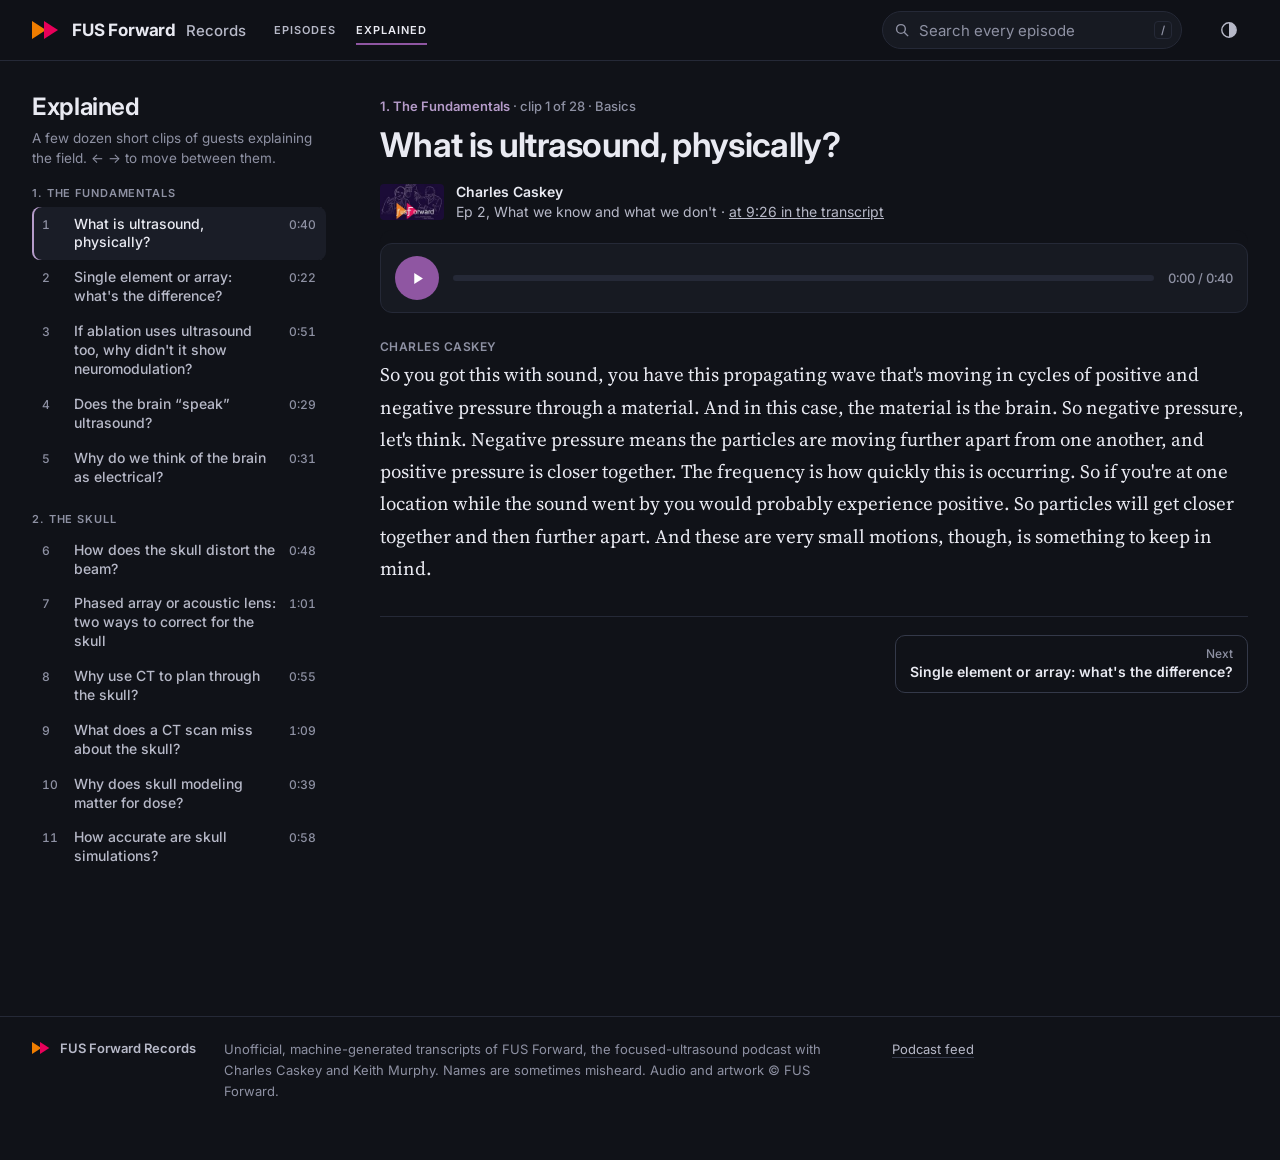
<file: site/web/explained.html>
<!doctype html>
<html lang="en" data-theme="dark">
<head>
<meta charset="utf-8">
<meta name="viewport" content="width=device-width, initial-scale=1">
<title>Explained · FUS Forward Records</title>
<link rel="icon" href="../favicon.ico">
<link rel="preconnect" href="https://fonts.googleapis.com"><link rel="preconnect" href="https://fonts.gstatic.com" crossorigin>
<link href="https://fonts.googleapis.com/css2?family=Inter:wght@400..700&family=Source+Serif+4:opsz,wght@8..60,300..700&display=swap" rel="stylesheet">
<script>try{document.documentElement.dataset.theme=JSON.parse(localStorage.getItem("ffweb.theme"))==="light"?"light":"dark"}catch(e){}</script>
<link rel="stylesheet" href="site.css">
<link rel="preload" href="../data/episodes.js" as="script">
<style>
/* Explained, laid out like a course: every clip listed on the left, one clip at a time on the right with its words. */
.hd-in,.ft-in{max-width:1520px}   /* the header and footer line up with the wider course layout */
.wrap{max-width:1520px;margin:0 auto;padding:32px 32px 60px;display:grid;grid-template-columns:300px minmax(0,1fr);gap:0 48px}
.side{position:sticky;top:calc(var(--hdh) + 24px);align-self:start;max-height:calc(100vh - var(--hdh) - 48px);overflow:auto;padding-right:6px}
.side h1{margin:0;font:650 24px/1.2 var(--disp);letter-spacing:-.015em;color:var(--t1)}
.side .sub{margin:6px 0 18px;font:400 13.5px/1.5 var(--disp);color:var(--mute)}
@media (hover:none){.side .keys{display:none}}
.grp{margin:18px 0 0}
.grp h2{margin:0 0 6px;font:600 11px/1.3 var(--disp);letter-spacing:.08em;text-transform:uppercase;color:var(--mute)}
.it{display:grid;grid-template-columns:22px 1fr auto;gap:10px;align-items:baseline;width:100%;padding:8px 10px;border:0;border-radius:8px;background:none;text-align:left;cursor:pointer;color:var(--t2);font:500 14px/1.35 var(--disp)}
.it:hover{background:var(--hov);color:var(--t1)}
.it:focus-visible{outline:2px solid var(--acc);outline-offset:-2px}
.it .k,.it .d{color:var(--mute);font-size:12px;font-variant-numeric:tabular-nums}
.it[aria-current="true"]{background:var(--soft);color:var(--t1);box-shadow:inset 2px 0 0 var(--acc)}
.it.seen .k{color:var(--acc)}
.pane{min-width:0;max-width:960px}
.crumb{margin:4px 0 0;font:500 13px/1.4 var(--disp);color:var(--mute)}
.crumb b{color:var(--acc);font-weight:600}
.pane h2{margin:10px 0 0;font:650 clamp(26px,3vw,34px)/1.15 var(--disp);letter-spacing:-.02em;color:var(--t1);text-wrap:balance}
.pane h2:focus{outline:none}
.who{display:flex;align-items:center;gap:12px;margin:18px 0 0}
.who img{width:64px;height:36px;border-radius:4px;object-fit:cover;flex:none}
.who p{margin:0;font:400 14px/1.4 var(--disp);color:var(--t2)}.who b{display:block;color:var(--t1);font-weight:600}
.who a{color:var(--t2)}.who a:hover{color:var(--acc)}
.player{display:flex;align-items:center;gap:14px;margin:22px 0 0;padding:12px 14px;border:1px solid var(--rule);border-radius:12px;background:var(--paper);
  position:sticky;top:calc(var(--hdh) + 12px);z-index:5;box-shadow:0 -13px 0 var(--bg)}   /* stays in reach while a long clip's words scroll under it */
.pp{width:44px;height:44px;flex:none;border-radius:50%;border:0;background:var(--mag);color:#fff;display:grid;place-items:center;cursor:pointer}
.pp:hover{background:var(--mag-hov)}.pp svg{width:15px;height:15px}.pp:focus-visible{outline:2px solid var(--t1);outline-offset:3px}
.track{flex:1;height:6px;border-radius:3px;background:var(--rule);cursor:pointer;position:relative}
.track:focus-visible{outline:2px solid var(--acc);outline-offset:4px}
.track i{position:absolute;inset:0 auto 0 0;width:0;border-radius:3px;background:var(--acc)}
.time{font:500 13px/1 var(--disp);color:var(--mute);font-variant-numeric:tabular-nums;white-space:nowrap}
.text{margin:26px 0 0;font:400 19px/1.7 var(--text);color:var(--t1);font-variation-settings:"opsz" 20}
.text p{margin:0 0 16px}
.text .w{cursor:pointer;border-radius:3px;transition:background-color .12s;-webkit-tap-highlight-color:transparent}
@media (hover:hover){.text .w:hover{text-decoration:underline;text-decoration-color:var(--rule2);text-underline-offset:3px}}
.text .w.now{background:var(--now);box-shadow:2px 0 0 var(--now),-2px 0 0 var(--now)}
.text b{display:block;margin:0 0 2px;font:600 12px/1.4 var(--disp);letter-spacing:.04em;text-transform:uppercase;color:var(--mute)}
.note{margin:6px 0 0;padding:10px 14px;border-radius:8px;background:var(--soft);font:400 14px/1.5 var(--disp);color:var(--t2)}
.nav2{display:flex;justify-content:space-between;gap:16px;margin:32px 0 0;padding-top:18px;border-top:1px solid var(--rule)}
.nav2 button{max-width:48%;padding:10px 14px;border:1px solid var(--rule2);border-radius:10px;background:none;color:var(--t1);text-align:left;cursor:pointer;font:600 14px/1.35 var(--disp)}
.nav2 button:hover{background:var(--hov)}.nav2 button span{display:block;font:500 12px/1.4 var(--disp);color:var(--mute)}
.nav2 .nx{text-align:right;margin-left:auto}
@media (max-width:900px){
  .wrap{grid-template-columns:1fr;padding:20px 16px 60px}
  .side{position:static;max-height:none;overflow:visible;margin-bottom:28px}
  .side .list{max-height:260px;overflow:auto;border:1px solid var(--rule);border-radius:10px;padding:4px}
  .text{font-size:18px}
}
</style>
</head>
<body data-page="explained">
<a class="skip" href="#pane">Skip to the clip</a>
<header class="hd"><div class="hd-in">
  <a class="wm" href="index.html#/" aria-label="FUS Forward Records: home"><svg width="30" height="18" viewBox="0 0 30 18" aria-hidden="true"><path d="M0 0l14 9-14 9z" fill="#EF7D00"/><path d="M12 0l14 9-14 9z" fill="#E8005A"/></svg><b>FUS Forward</b><span class="rc">Records</span></a>
  <nav class="nav" aria-label="Sections"><a href="index.html#/" data-nav="episodes">Episodes</a><a href="explained.html" data-nav="explained" aria-current="page">Explained</a></nav>
  <label class="hs"><svg width="14" height="14" viewBox="0 0 16 16" aria-hidden="true"><circle cx="6.8" cy="6.8" r="5" fill="none" stroke="currentColor" stroke-width="1.6"/><path d="M10.5 10.5 15 15" stroke="currentColor" stroke-width="1.6"/></svg>
    <input id="q" type="search" placeholder="Search every episode" autocomplete="off" spellcheck="false" aria-label="Search every transcript (press / to focus)"><kbd aria-hidden="true">/</kbd></label>
  <button class="ib" id="theme" type="button" aria-label="Switch to light theme"><svg width="18" height="18" viewBox="0 0 18 18" aria-hidden="true"><circle cx="9" cy="9" r="7.2" fill="none" stroke="currentColor" stroke-width="1.4"/><path d="M9 1.8a7.2 7.2 0 0 1 0 14.4z" fill="currentColor"/></svg></button>
</div></header>
<noscript><p class="nojs">This site needs JavaScript to play audio and show transcripts.</p></noscript>

<div class="wrap">
  <aside class="side" aria-label="All clips">
    <h1>Explained</h1>
    <p class="sub">A few dozen short clips of guests explaining the field.<span class="keys"> ← → to move between them.</span></p>
    <nav class="list" id="list" aria-label="Clips"></nav>
  </aside>
  <main class="pane" id="pane" tabindex="-1"><div id="loadErr" hidden></div><div id="clip"></div></main>
</div>
<footer class="ft"><div class="ft-in">
  <p class="ft-wm"><svg width="20" height="12" viewBox="0 0 30 18" aria-hidden="true"><path d="M0 0l14 9-14 9z" fill="#EF7D00"/><path d="M12 0l14 9-14 9z" fill="#E8005A"/></svg>FUS Forward Records</p>
  <p class="ft-x">Unofficial, machine-generated transcripts of FUS Forward, the focused-ultrasound podcast with Charles Caskey and Keith Murphy. Names are sometimes misheard. Audio and artwork © FUS Forward.</p>
  <p><a href="https://anchor.fm/s/1077a238c/podcast/rss" target="_blank" rel="noopener">Podcast feed<span class="vh"> (opens in a new tab)</span></a></p>
</div></footer>
<p class="vh" id="live" aria-live="polite"></p>

<script src="../shared/core.js"></script>
<script src="site.js"></script>
<script src="../data/explainers.js"></script>
<script src="../data/quotes.js"></script>
<script src="essentials.js"></script>
<script>
/* Explained: the clips of essentials.js in order. Choosing one shows it without playing; play (or a click on a word)
   plays exactly its span ([s, e]), and it stops at its end.
   #<clip id> opens a clip (e.g. explained.html#16-2279). */
(() => {
const $ = s => document.querySelector(s), $$ = s => [...document.querySelectorAll(s)], esc = FF.esc, fmt = FF.fmt;
const PLAY = '<svg viewBox="0 0 16 16" aria-hidden="true"><path d="M4.5 2.2v11.6L13.8 8z" fill="currentColor"/></svg>';
const PAUSE = '<svg viewBox="0 0 16 16" aria-hidden="true"><path d="M3.6 2.5h3v11h-3zM9.4 2.5h3v11h-3z" fill="currentColor"/></svg>';
const LV = { basics: "Basics", intermediate: "Intermediate", "deep cut": "Deep cut" };
const CH = window.FFW_CLIPS && window.FF_EXPLAIN ? FFW_CLIPS() : [];
const X = CH.flatMap(c => c.clips.map(x => ({ ...x, ch: c }))), len = x => x.e - x.s;
const audio = new Audio(); audio.preload = "none";
let EPS = new Map(), i = 0, cur = null, raf = 0, failed = false;
const seen = new Set();

/* ---------- render ---------- */
function listHTML() {
  let k = 0;
  return CH.map(c => `<div class="grp"><h2>${c.no}. ${esc(c.title)}</h2>` + c.clips.map(() => {
    const x = X[k], j = k++;
    return `<button type="button" class="it" data-i="${j}"><span class="k">${j + 1}</span><span>${esc(x.title)}</span><span class="d">${fmt(len(x))}</span></button>`;
  }).join("") + "</div>").join("");
}
// The clip's words in the clean read (data/quotes.js), each turn under its speaker's name. Nothing is reworded. Each word
// carries its start (hundredths of a second into the clip): the word being said lights up, and clicking one plays from it.
let WT = [];   // the shown clip's word starts, in order, in seconds
function textHTML(x) {
  const q = (window.FF_QUOTES || {})[x.id] || [], cap = s => s.charAt(0).toUpperCase() + s.slice(1);   // a clip can start mid-sentence
  WT = [];
  return q.map(([who, text, times], j) => `<p><b>${esc(who)}</b>` + (j ? text : cap(text)).split(" ").map((w, k) => {
    WT.push((times || [])[k] / 100 || 0);
    return `<span class="w" data-w="${WT.length - 1}">${esc(w)}</span>`;
  }).join(" ") + "</p>").join("");
}
let lit = -1;
function light(d) {                          // d: seconds into the clip, or -1 for none
  let k = -1;
  if (d >= 0) { let lo = 0, hi = WT.length - 1; while (lo <= hi) { const m = (lo + hi) >> 1; if (WT[m] <= d) { k = m; lo = m + 1; } else hi = m - 1; } }
  if (k === lit) return;
  const old = document.querySelector(`.text .w[data-w="${lit}"]`); if (old) old.classList.remove("now");
  const now = document.querySelector(`.text .w[data-w="${k}"]`); if (now) now.classList.add("now");
  lit = k;
}
function show(j, focus) {
  j = Math.max(0, Math.min(X.length - 1, j));
  if (j === i && $("#clip").firstChild) return;     // already shown (← on the first clip, → on the last)
  i = j;
  const x = X[i], e = EPS.get(x.n) || {}, pv = X[i - 1], nx = X[i + 1];
  lit = -1;
  $("#clip").innerHTML = `<p class="crumb"><b>${x.ch.no}. ${esc(x.ch.title)}</b> · clip ${i + 1} of ${X.length} · ${LV[x.level] || esc(x.level)}</p>
    <h2 tabindex="-1">${esc(x.title)}</h2>
    <div class="who">${e.art ? `<img ${FFW.art(e.art, "64px")} alt="" width="64" height="36">` : ""}<p><b>${esc(x.who)}</b>Ep ${x.n}${e.title ? `, ${esc(e.title)}` : ""} · <a href="index.html${FF.link(x.n, x.s)}">at ${fmt(x.s)} in the transcript</a></p></div>
    <div class="player"><button type="button" class="pp" id="pp">${PLAY}</button>
      <span class="track" id="track" role="slider" tabindex="0" aria-label="Position in this clip" aria-valuemin="0" aria-valuemax="${Math.round(len(x))}" aria-valuenow="0"><i id="fill"></i></span>
      <span class="time" id="time">0:00 / ${fmt(len(x))}</span></div>
    <div class="text">${textHTML(x)}</div>
    ${x.caveat ? `<p class="note"><b>Note:</b> ${esc(x.caveat)}</p>` : ""}
    <div class="nav2">${pv ? `<button type="button" data-go="-1"><span>Previous</span>${esc(pv.title)}</button>` : ""}
      ${nx ? `<button type="button" class="nx" data-go="1"><span>Next</span>${esc(nx.title)}</button>` : ""}</div>`;
  $$(".it").forEach(b => { b.setAttribute("aria-current", +b.dataset.i === i); b.classList.toggle("seen", seen.has(+b.dataset.i)); });
  const sel = $(`.it[data-i="${i}"]`), list = $("#list"), box = list.scrollHeight > list.clientHeight + 1 ? list : $(".side");
  if (sel && box) {                                  // the list scrolls inside itself; the page stays where it is
    const r = sel.getBoundingClientRect(), b = box.getBoundingClientRect();
    if (r.top < b.top) box.scrollTop -= b.top - r.top + 8; else if (r.bottom > b.bottom) box.scrollTop += r.bottom - b.bottom + 8;
  }
  history.replaceState(null, "", location.pathname + location.search + "#" + x.id);
  document.title = `${x.title} · Explained · FUS Forward Records`;
  if (cur) { audio.pause(); cur = null; }
  const top = $("#clip").getBoundingClientRect().top;   // a new clip starts at its title, not halfway down the last one
  if (top < 0 || top > innerHeight) $("#clip").scrollIntoView({ block: "start" });
  if (focus) $("#clip h2").focus({ preventScroll: true });
  sync();
}

/* ---------- the player: exactly the shown clip's span, stopping at its end ---------- */
function seek(t) { const go = () => { try { audio.currentTime = t; } catch (e) {} }; audio.readyState >= 1 ? go() : audio.addEventListener("loadedmetadata", go, { once: true }); }
function load() {
  const x = X[i], e = EPS.get(x.n); if (!e) return;
  cur = x; failed = false;
  if (audio.src !== e.audio_url) { audio.src = e.audio_url; audio.preload = "auto"; }
  seek(x.s); audio.play().catch(() => {});
  AU.say(() => { $("#live").textContent = `Playing ${x.title}, ${x.who}.`; });
}
function toggle() {
  const x = X[i];
  if (cur !== x) return load();
  if (audio.paused && audio.error) { failed = false; audio.load(); seek(x.s); audio.play().catch(() => {}); return; }
  if (audio.paused) { if (audio.currentTime >= x.e - .25 || audio.currentTime < x.s - 1) seek(x.s); audio.play().catch(() => {}); }
  else audio.pause();
}
function atEnd() {                          // the clip's span is over: stop there (> e + 4 is a seek that has not landed yet)
  if (!cur || audio.paused || audio.seeking || audio.currentTime < cur.e || audio.currentTime > cur.e + 4) return false;
  seen.add(i); audio.pause(); $(`.it[data-i="${i}"]`)?.classList.add("seen"); return true;
}
audio.addEventListener("timeupdate", atEnd);
audio.addEventListener("ended", () => { if (cur) { seen.add(i); sync(); } });
["play", "pause", "seeked"].forEach(ev => audio.addEventListener(ev, sync));
// Audio that fails to download: a calm note (site.js) with Try again and Spotify; the button goes back to Play.
const AU = FFW.watchAudio(audio, { link: () => cur && (EPS.get(cur.n) || {}).link, reset: () => { failed = true; sync(); },
  retry: () => { if (!cur) return; failed = false; audio.load(); seek(cur.s); audio.play().catch(() => {}); } });
function sync() {
  const pp = $("#pp"); if (!pp) return;
  const x = X[i], on = cur === x && !audio.paused && !failed;
  pp.innerHTML = on ? PAUSE : PLAY; pp.setAttribute("aria-label", `${on ? "Pause" : "Play"} ${x.who} on “${x.title}”, ${Math.round(len(x))} seconds`);
  cancelAnimationFrame(raf);
  const step = () => {
    const d = cur === x ? Math.max(0, Math.min(len(x), audio.currentTime - x.s)) : 0, tr = $("#track"); if (!tr) return;
    $("#fill").style.width = d / len(x) * 100 + "%"; $("#time").textContent = `${fmt(d)} / ${fmt(len(x))}`;
    light(cur === x && (!audio.paused || d > 0) && d < len(x) - .05 ? d : -1);
    tr.setAttribute("aria-valuenow", Math.round(d)); tr.setAttribute("aria-valuetext", `${fmt(d)} of ${fmt(len(x))}`);
    if (cur === x && !audio.paused && !atEnd()) raf = requestAnimationFrame(step);
  };
  step();
}
function seekTo(frac) { const x = X[i]; if (cur !== x) load(); seek(x.s + Math.max(0, Math.min(1, frac)) * (len(x) - .3)); setTimeout(sync, 30); }

/* ---------- controls ---------- */
document.addEventListener("click", ev => {
  const w = ev.target instanceof Element ? ev.target.closest(".text .w") : null;
  if (w && !String(getSelection())) {          // selecting text to copy it plays nothing
    const x = X[i]; if (cur !== x) load();
    seek(x.s + WT[+w.dataset.w]); if (audio.paused) audio.play().catch(() => {}); setTimeout(sync, 30); return;
  }
  const el = ev.target instanceof Element ? ev.target.closest("button, #track") : null; if (!el) return;
  if (el.dataset.i) show(+el.dataset.i, true);   // choosing a clip shows it; only play (or a word) plays it
  else if (el.dataset.go) show(i + +el.dataset.go, true);
  else if (el.id === "pp") toggle();
  else if (el.id === "track") { const r = el.getBoundingClientRect(); seekTo((ev.clientX - r.left) / r.width); }
});
document.addEventListener("keydown", ev => {
  if (ev.altKey || ev.ctrlKey || ev.metaKey || !X.length) return;
  const t = ev.target instanceof Element ? ev.target : document.body;
  if (t.id === "track") {                     // the position slider: arrows move 5 s, Home and End jump
    const x = X[i], d = cur === x ? audio.currentTime - x.s : 0;
    const to = { ArrowRight: d + 5, ArrowUp: d + 5, ArrowLeft: d - 5, ArrowDown: d - 5, Home: 0, End: len(x) }[ev.key];
    if (to != null) { ev.preventDefault(); seekTo(to / len(x)); }
    return;
  }
  if (t.closest("input, textarea, select, [contenteditable]")) return;
  if (ev.key === "ArrowRight" || ev.key === "ArrowLeft") { ev.preventDefault(); const back = document.activeElement && document.activeElement.id === "pp"; show(i + (ev.key === "ArrowRight" ? 1 : -1)); if (back) $("#pp")?.focus(); }
  else if (ev.key === " " && !t.closest("button, a")) { ev.preventDefault(); toggle(); }   // a focused button's own Space already clicks it
});

(async () => {
  try { EPS = new Map((await FF.episodes()).map(e => [e.n, e])); } catch (e) { EPS = new Map(); }
  if (!X.length || !EPS.size) { FFW.fail($("#loadErr"), "The clips"); return; }   // a data file did not download
  $("#list").innerHTML = listHTML();
  let h = location.hash.slice(1); try { h = decodeURIComponent(h); } catch (e) {}
  const at = X.findIndex(x => x.id === h);
  show(at < 0 ? 0 : at);
})();
})();
</script>
</body>
</html>
</file>
<file: site/web/site.css>
/* FUS Forward Records: what every page shares. Colour tokens ("Lilac & Slate": dark by default, light on request), the base,
   the header and the footer. Each page adds its own styles after this file. */
:root{--bg:#f5f5f8;--paper:#ffffff;--t1:#1a1b24;--t2:#434556;--mute:#646779;--rule:#e3e3ec;--rule2:#cfd0dc;--soft:#ededf3;--hov:rgba(26,27,36,.06);
  --mag-hov:#7d4790;--acc:#8f56a2;--acc2:#2f7d6d;--num:#2f7d6d;--mag:#8f56a2;--org:#8fd3c1;--grad:linear-gradient(90deg,#8fd3c1,#b59bc9,#8f56a2);
  --now:#e6dcef;--flash:rgba(143,86,162,.06);--shadow:0 1px 2px rgba(26,27,36,.06),0 18px 40px -26px rgba(40,30,60,.45);
  --disp:"Inter",system-ui,-apple-system,"Segoe UI",sans-serif;--text:"Source Serif 4",Georgia,serif;
  --hdh:61px;color-scheme:light}
:root[data-theme="dark"]{--bg:#101218;--paper:#171a22;--t1:#e9eaf2;--t2:#b7b9c8;--mute:#8e91a3;--rule:#252937;--rule2:#343949;--soft:#1a1d27;--hov:rgba(233,234,242,.06);
  --acc:#b59bc9;--acc2:#8fd3c1;--num:#8fd3c1;--mag:#8f56a2;--org:#8fd3c1;--now:rgba(181,155,201,.3);--flash:rgba(181,155,201,.08);--mag-hov:#7d4790;
  --shadow:0 1px 2px rgba(0,0,0,.3),0 18px 40px -24px rgba(0,0,0,.8);color-scheme:dark}
*{box-sizing:border-box}[hidden]{display:none!important}
html{-webkit-text-size-adjust:100%;background:var(--bg);scroll-padding-top:calc(var(--hdh) + 12px)}
body{margin:0;background:var(--bg);color:var(--t1);font:18px/1.6 var(--text);-webkit-font-smoothing:antialiased;overflow-x:hidden;font-optical-sizing:auto}
a{color:inherit}
button{font:inherit;color:inherit;background:none;border:0;padding:0;cursor:pointer;text-align:inherit}
.lab{font:600 11px/1.3 var(--disp);letter-spacing:.09em;text-transform:uppercase;color:var(--t2);margin:0}   /* a small caps label */
:focus-visible{outline:2px solid var(--acc);outline-offset:2px;border-radius:2px}[tabindex="-1"]:focus{outline:none}
/* a thin bar across the top while a page's data loads (FFW.busy in site.js), as many sites show */
.ffw-bar{position:fixed;top:0;left:0;right:0;height:2px;z-index:100;background:var(--acc);transform-origin:left;transform:scaleX(0);opacity:0;pointer-events:none;transition:opacity .25s}
.ffw-bar.on{opacity:1;animation:ffw-bar 2.4s cubic-bezier(.1,.6,.3,1) forwards}
@keyframes ffw-bar{from{transform:scaleX(.05)}to{transform:scaleX(.9)}}
@media (prefers-reduced-motion:reduce){.ffw-bar.on{animation:none;transform:scaleX(.6)}}
.skip{position:absolute;left:-999px;top:8px;z-index:99;background:var(--t1);color:var(--bg);padding:8px 12px;font:500 14px var(--disp)}.skip:focus{left:8px}
.vh{position:absolute!important;width:1px;height:1px;overflow:hidden;clip:rect(0 0 0 0);white-space:nowrap}

/* header: the same on every page */
.hd{position:sticky;top:0;z-index:30;background:color-mix(in srgb,var(--bg) 90%,transparent);backdrop-filter:blur(10px);-webkit-backdrop-filter:blur(10px);
  border-bottom:1px solid var(--rule);font:500 15px/1.3 var(--disp);color:var(--t1)}
.hd-in{max-width:1240px;margin:0 auto;height:60px;padding:0 32px;display:flex;align-items:center;gap:28px}
.wm{display:flex;align-items:center;gap:10px;text-decoration:none;white-space:nowrap;color:var(--t1)}.wm svg{flex:none}
.wm b{font:700 17px/1 var(--disp);letter-spacing:-.01em}.wm .rc{font:500 15px/1 var(--disp);color:var(--t2)}
.nav{display:flex;gap:20px;font:600 11px/1.3 var(--disp);letter-spacing:.09em;text-transform:uppercase}
.nav a{text-decoration:none;padding:8px 0;color:var(--t2);white-space:nowrap}.nav a:hover,.nav a[aria-current]{color:var(--t1)}
.nav a[aria-current]{box-shadow:inset 0 -2px 0 var(--mag)}
.hs{position:relative;flex:1;min-width:150px;max-width:300px;margin-left:auto;display:block}
.hs svg{position:absolute;left:13px;top:50%;margin-top:-7px;color:var(--mute);pointer-events:none}
.hs input{width:100%;height:38px;border:1px solid var(--rule);background:var(--paper);color:var(--t1);border-radius:19px;padding:0 34px 0 36px;font:15px var(--disp);-webkit-appearance:none;appearance:none}
.hs input:focus{border-color:var(--t2)}.hs input:focus-visible{outline:2px solid var(--acc);outline-offset:2px}.hs input::placeholder{color:var(--mute)}.hs input::-webkit-search-cancel-button{display:none}
.hs kbd{position:absolute;right:10px;top:50%;transform:translateY(-50%);font:600 11px var(--disp);color:var(--mute);border:1px solid var(--rule);border-radius:4px;padding:1px 6px}
.hs input:focus+kbd{display:none}
.ib{flex:none;width:38px;height:38px;border-radius:50%;display:grid;place-items:center;color:var(--t2);background:none;border:0;padding:0;cursor:pointer}
.ib:hover{background:var(--hov);color:var(--t1)}
/* narrower: the header scrolls away, the sections get their own row */
@media (max-width:1139px){
  :root{--hdh:0px}
  .hd{position:relative}
  .hd-in{flex-wrap:wrap;height:auto;padding-top:10px;row-gap:2px;column-gap:16px}
  .nav{order:3;flex:1 0 100%;gap:18px;overflow-x:auto;scrollbar-width:none;margin:0 -32px;padding:0 32px 2px}
  .nav::-webkit-scrollbar{display:none}
}
@media (max-width:699px){
  .hd-in{padding-left:16px;padding-right:16px;padding-top:8px}.hs kbd{display:none}
  .nav{gap:16px;margin:0 -16px;padding:0 16px 2px;font-size:10.5px;-webkit-mask:linear-gradient(90deg,#000 calc(100% - 28px),transparent);mask:linear-gradient(90deg,#000 calc(100% - 28px),transparent)}
}
@media (max-width:560px){   /* the search box folds to its icon and opens across the header row when focused */
  .hd-in{position:relative}
  .hs{flex:0 0 38px;min-width:0;margin-left:auto}.hs input{padding:0 0 0 36px;cursor:pointer}.hs input::placeholder{color:transparent}
  .hs:focus-within{position:absolute;left:16px;right:16px;top:8px;max-width:none;z-index:5}.hs:focus-within input{cursor:text;padding-right:12px}.hs:focus-within input::placeholder{color:var(--mute)}
}
@media (max-width:359px){   /* the smallest phones: a tighter wordmark, so the theme button stays on the first row */
  .hd-in{column-gap:8px}.wm{gap:7px}.wm svg{width:25px;height:15px}.wm b{font-size:15.5px}.wm .rc{font-size:13.5px}
}

/* without JavaScript; a page whose data did not download; audio that did not load */
.nojs{width:min(1176px,calc(100% - 64px));margin:24px auto 0;padding:14px 18px;border:1px solid var(--rule2);border-radius:8px;background:var(--paper);font:500 15.5px/1.5 var(--disp);color:var(--t1)}
@media (max-width:699px){.nojs{width:calc(100% - 32px)}}
.ffw-fail{margin:40px 0;padding:20px 22px;max-width:560px;border:1px solid var(--rule2);border-radius:8px;background:var(--paper);font:16px/1.5 var(--disp);color:var(--t1)}
.ffw-fail p{margin:0 0 14px}.ffw-fail b{font-weight:600}
.ffw-fail button{font:600 14px var(--disp);color:#fff;background:var(--mag);border:0;border-radius:999px;padding:9px 18px;cursor:pointer}.ffw-fail button:hover{background:var(--mag-hov)}
.ffw-note{position:fixed;left:50%;top:14px;transform:translateX(-50%);z-index:95;display:none;align-items:center;gap:10px;width:max-content;max-width:calc(100vw - 32px);
  padding:9px 8px 9px 16px;background:var(--paper);color:var(--t1);border:1px solid var(--rule2);border-radius:10px;box-shadow:var(--shadow);font:500 14px/1.45 var(--disp)}
.ffw-note.on{display:flex}.ffw-note p{margin:0}
.ffw-note p button,.ffw-note a{font:inherit;font-weight:600;color:var(--acc);background:none;border:0;padding:0;cursor:pointer;text-decoration:underline;text-underline-offset:3px}
.ffw-note .x{flex:none;width:30px;height:30px;border-radius:50%;border:0;background:none;color:var(--t2);font:20px/1 var(--disp);cursor:pointer}.ffw-note .x:hover{background:var(--hov);color:var(--t1)}

/* footer: the same on every page */
.ft{margin-top:72px;border-top:1px solid var(--rule);font:13px/1.6 var(--disp);color:var(--mute)}
.ft-in{max-width:1240px;margin:0 auto;padding:22px 32px 40px;display:flex;flex-wrap:wrap;align-items:baseline;gap:8px 28px}
.ft p{margin:0}.ft .ft-wm{display:flex;align-items:center;gap:8px;font:600 13px var(--disp);color:var(--t2);white-space:nowrap}.ft .ft-wm svg{flex:none;align-self:center}
.ft .ft-x{flex:1 1 380px;max-width:640px}.ft a{color:var(--t2);text-decoration:underline;text-decoration-color:var(--rule2);text-underline-offset:3px}.ft a:hover{color:var(--acc)}
@media (max-width:699px){.ft-in{padding:20px 16px 32px}}
@media print{.hd,.ft{display:none!important}}
/* reduced motion, on every page: no animation, no smooth scrolling, no transitions */
@media (prefers-reduced-motion:reduce){*,*::before,*::after{transition:none!important;animation:none!important;scroll-behavior:auto!important}}
</file>
<file: site/shared/transcript.css>
/* The readable transcript (FF.renderReadable). web/index.html links this and themes it with variables:
 *   --tx-width    reading column width (default 46rem, about 75 characters a line)
 *   --tx-font     body font            --tx-size  body size (default 1.1875rem = 19px; --tx-size-sm on phones)
 *   --tx-label    font for names/times --tx-ink   body text colour   --tx-muted  times, quiet text
 *   --tx-now      current-word tint    --tx-accent live-turn bar      --tx-hover  word under the pointer
 *   --c-charles / --c-keith / --c-guest / --c-narrator   name colours (default: ink)
 * Body text needs at least 4.5:1 contrast against the page in every theme (CLAUDE.md, "Changing the design").
 */
.ff-tx {
  max-width: var(--tx-width, 46rem);
  font: var(--tx-size, 1.1875rem)/1.65 var(--tx-font, Georgia, "Times New Roman", serif);
  color: var(--tx-ink, #1b1b1b);
  text-align: left;
  hyphens: manual;
  -webkit-hyphens: manual;
  overflow-wrap: break-word;
}
.ff-tx .turn { position: relative; margin: 0 0 1.55em; }
.ff-tx .ff-who {
  display: flex; align-items: baseline; gap: .6em; flex-wrap: wrap;
  margin: 0 0 .3em;
  font: 650 .84em/1.3 var(--tx-label, system-ui, -apple-system, "Segoe UI", sans-serif);
  letter-spacing: 0;
}
.ff-tx .ff-name { color: var(--name, var(--tx-ink, #1b1b1b)); }
.ff-tx .ff-ts {
  font-weight: 450; font-size: .9em; font-variant-numeric: tabular-nums;
  color: var(--tx-muted, #5f5f5f); text-decoration: none;
}
.ff-tx .ff-ts:hover, .ff-tx .ff-ts:focus-visible { color: var(--tx-accent, #b3261e); text-decoration: underline; }
.ff-tx .ff-p { margin: 0 0 .75em; text-indent: 0; }
.ff-tx .ff-p:last-child { margin-bottom: 0; }
.ff-tx .r-charles { --name: var(--c-charles, var(--tx-ink)); }
.ff-tx .r-keith { --name: var(--c-keith, var(--tx-ink)); }
.ff-tx .r-guest { --name: var(--c-guest, var(--tx-ink)); }
.ff-tx .r-narrator { --name: var(--c-narrator, var(--tx-muted)); }
.ff-tx .r-narrator .ff-p { font-style: italic; color: var(--tx-muted, #5f5f5f); }

/* Words. Highlights never change layout. */
.ff-tx .w { cursor: pointer; border-radius: 3px; }
.ff-tx .w:hover { background: var(--tx-hover, rgba(127, 127, 127, .14)); }
.ff-tx .w.now { background: var(--tx-now, rgba(255, 196, 0, .38)); box-shadow: 0 0 0 1px var(--tx-now, rgba(255, 196, 0, .38)); }
.ff-tx .w.unc { text-decoration: underline dotted; text-decoration-color: var(--tx-muted, #5f5f5f); text-underline-offset: 3px; }
.ff-tx .w.ev { font-style: italic; font-size: .88em; color: var(--tx-muted, #5f5f5f); }
.ff-tx .turn.live::before {
  content: ""; position: absolute; left: -16px; top: .25em; bottom: .25em; width: 3px;
  border-radius: 2px; background: var(--tx-accent, #b3261e);
}

@media (max-width: 700px) {
  .ff-tx { font-size: var(--tx-size-sm, 1.0625rem); }
  .ff-tx .turn.live::before { left: -10px; }
}
@media print {
  .ff-tx { max-width: none; color: #000; }
  .ff-tx .w.now { background: none; box-shadow: none; }
  .ff-tx .turn.live::before { display: none; }
}
</file>
